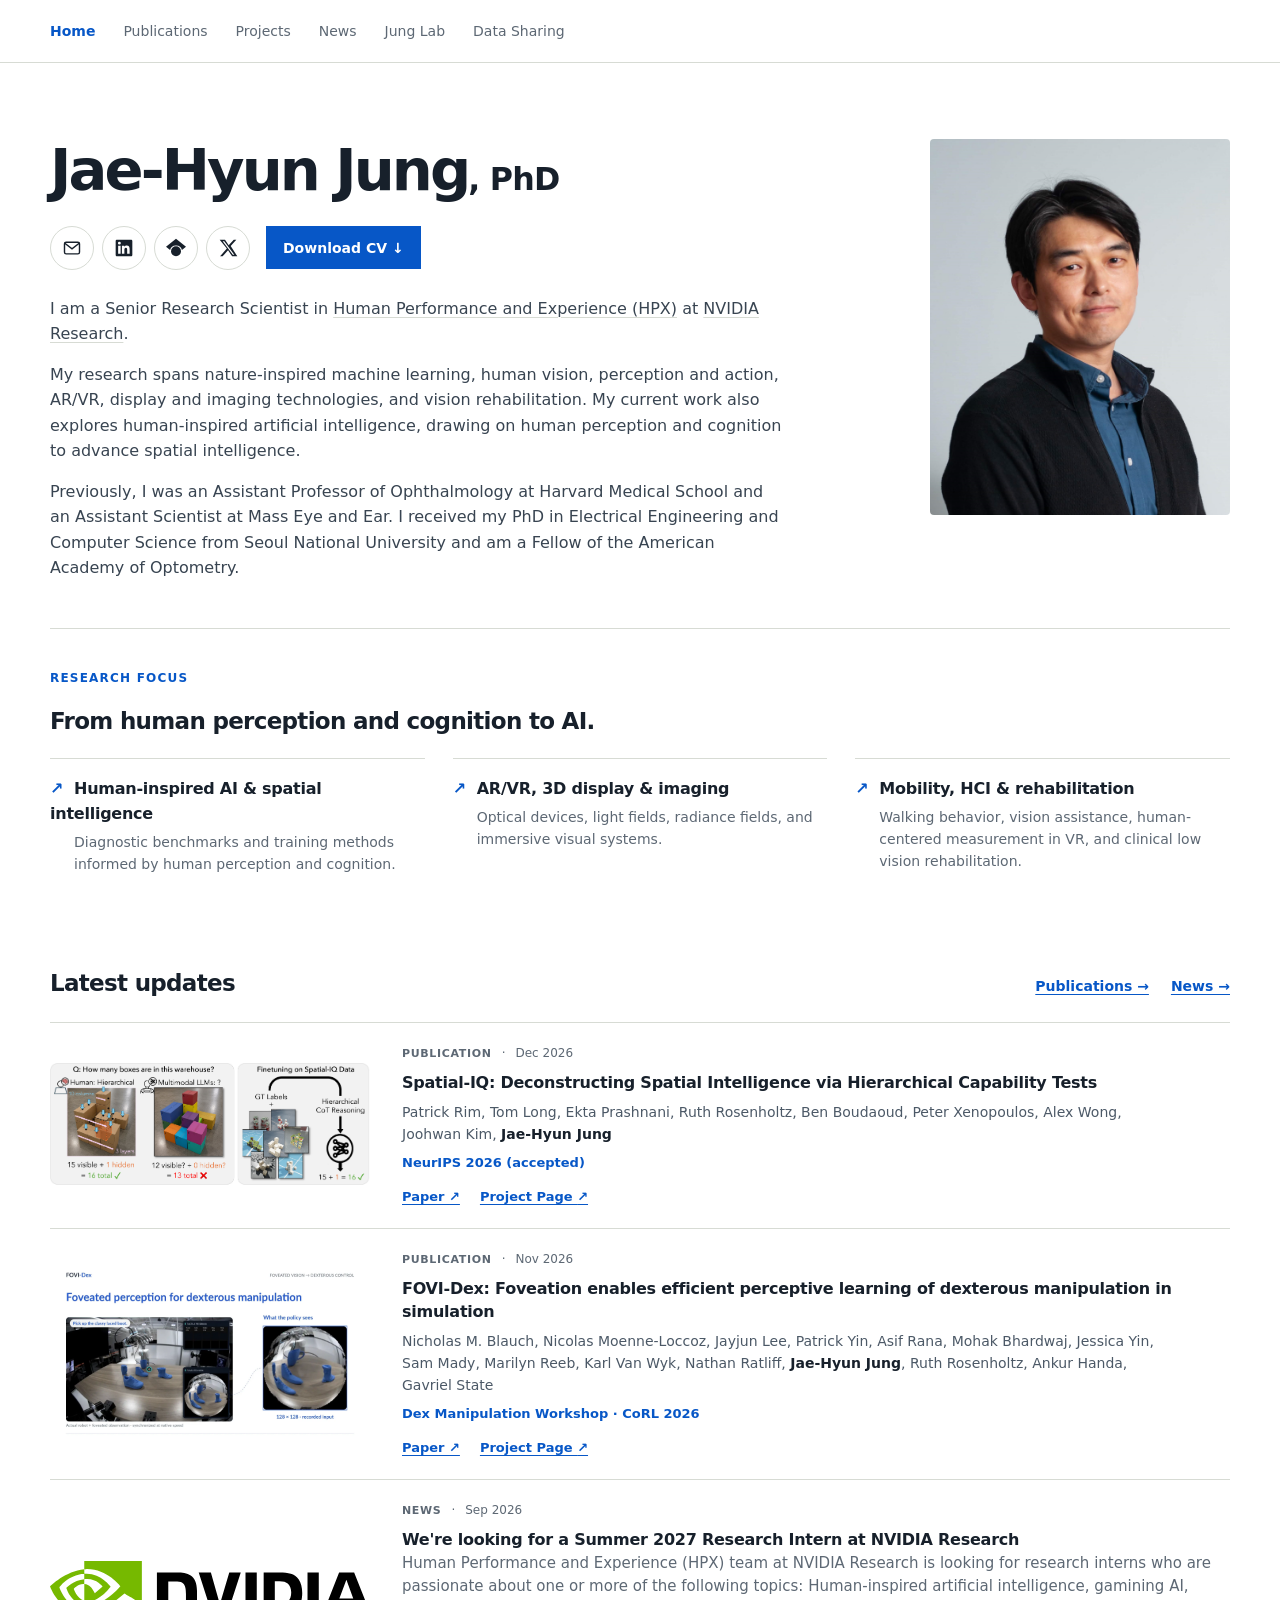
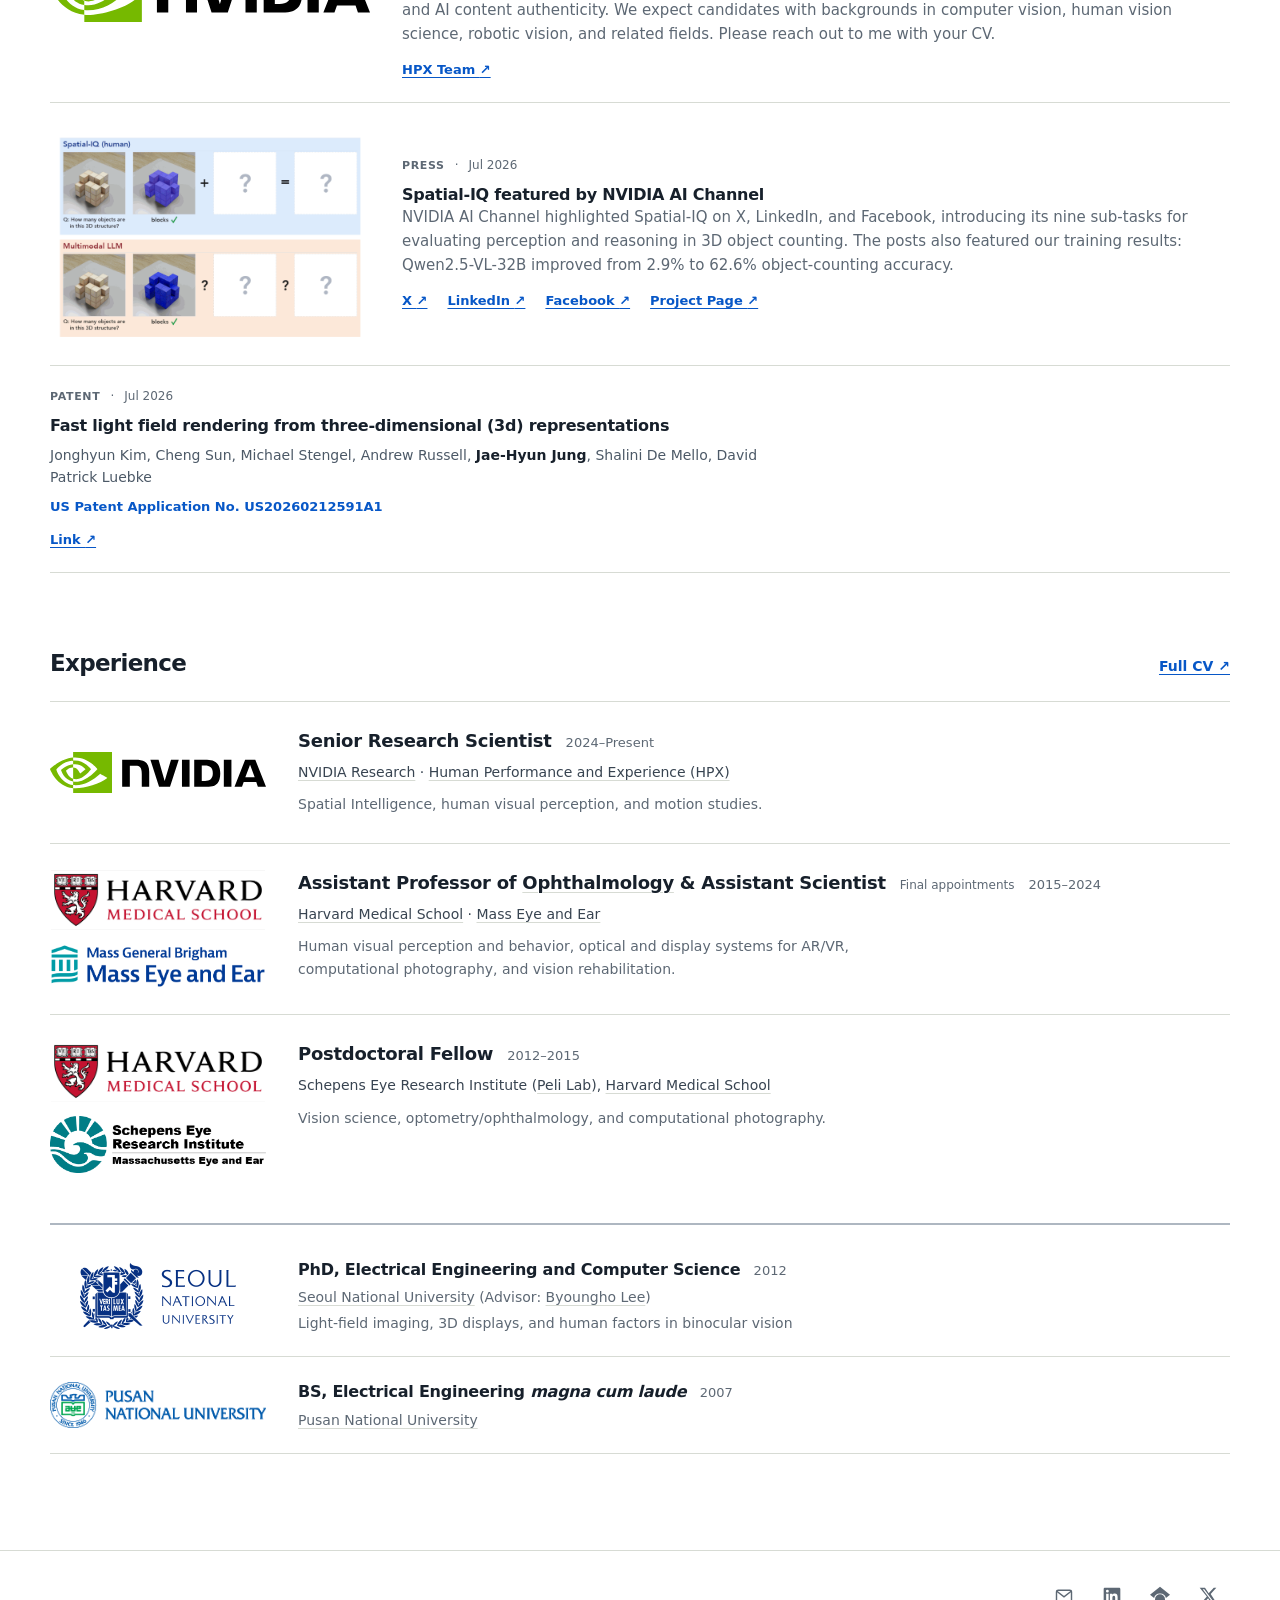
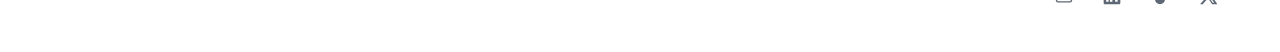
<file: index.html>
<!doctype html>
<html lang="en">
<head>
  <!-- Google tag (gtag.js) -->
  <script async src="https://www.googletagmanager.com/gtag/js?id=G-EVFXS4H6M3"></script>
  <script>
    window.dataLayer = window.dataLayer || [];
    function gtag(){dataLayer.push(arguments);}
    gtag('js', new Date());
    gtag('config', 'G-EVFXS4H6M3');
  </script>
  <meta charset="utf-8">
  <meta name="viewport" content="width=device-width, initial-scale=1">
  <link rel="icon" type="image/png" href="[data-uri]">
  <meta name="description" content="Jae-Hyun Jung, PhD — human-inspired artificial intelligence, spatial intelligence, perception, and cognition at NVIDIA Research.">
  <title>Home — Jae-Hyun Jung</title>
  <link rel="stylesheet" href="assets/site.css">
  <script src="assets/site.js" defer></script>
</head>
<body>
  <a class="skip-link" href="#main">Skip to content</a>
  <header class="site-header"><div class="shell masthead"><nav class="nav" aria-label="Primary navigation"><a href="index.html" aria-current="page">Home</a>
<a href="publications/index.html">Publications</a>
<a href="projects/index.html">Projects</a>
<a href="updates/index.html">News</a>
<a href="junglab/index.html">Jung Lab</a>
<a href="data-sharing/index.html">Data Sharing</a></nav></div></header>
  <main class="shell" id="main"><section class="intro" aria-labelledby="page-title">
        <div>
          <h1 id="page-title">Jae-Hyun Jung<span class="credentials">, PhD</span></h1>
          <nav class="contact-links" aria-label="Contact and social profiles">
            <a class="contact-icon" href="mailto:Phd.Jaehyun.Jung@gmail.com" aria-label="Email Jae-Hyun Jung" title="Email">
  <svg viewBox="0 0 24 24" fill="none" stroke="currentColor" stroke-width="1.7" aria-hidden="true"><rect x="3" y="5" width="18" height="14" rx="2"/><path d="m3 6 9 7 9-7"/></svg>
</a>
<a class="contact-icon" href="https://www.linkedin.com/in/jae-hyun-jung" aria-label="LinkedIn profile" title="LinkedIn">
  <svg viewBox="0 0 24 24" fill="currentColor" aria-hidden="true"><path d="M20.45 2H3.55C2.69 2 2 2.68 2 3.52v16.96c0 .84.69 1.52 1.55 1.52h16.9c.86 0 1.55-.68 1.55-1.52V3.52c0-.84-.69-1.52-1.55-1.52ZM7.93 18.75H4.98V9.2h2.95v9.55ZM6.45 7.9a1.71 1.71 0 1 1 0-3.42 1.71 1.71 0 0 1 0 3.42Zm12.3 10.85H15.8V14.1c0-1.11-.02-2.54-1.55-2.54-1.55 0-1.79 1.21-1.79 2.46v4.73H9.51V9.2h2.83v1.3h.04c.39-.74 1.36-1.52 2.79-1.52 2.98 0 3.58 1.96 3.58 4.51v5.26Z"/></svg>
</a>
<a class="contact-icon" href="https://scholar.google.com/citations?hl=en&amp;user=ToRE6MYAAAAJ" aria-label="Google Scholar profile" title="Google Scholar">
  <svg viewBox="0 0 24 24" fill="currentColor" aria-hidden="true"><path d="M12 1 0 10.5l4.9 4A7.1 7.1 0 0 1 12 9a7.1 7.1 0 0 1 7.1 5.5l4.9-4L12 1Z"/><circle cx="12" cy="16" r="6"/></svg>
</a>
<a class="contact-icon" href="https://x.com/JaehyunJunglol" aria-label="X profile: @JaehyunJunglol" title="X">
  <svg viewBox="0 0 24 24" fill="currentColor" aria-hidden="true"><path d="M18.9 2H22l-6.77 7.74L23.2 22h-6.24l-4.89-7.42L5.58 22H2.45l8.17-9.34L2 2h6.4l4.42 6.74L18.9 2Zm-1.1 18h1.73L7.46 3.89H5.6L17.8 20Z"/></svg>
</a>
            <a class="button" href="https://drive.google.com/file/d/1hfzAht2jn8ouT2M9Q2GKKCbxwnl0TaYN/view?usp=sharing">Download CV <span aria-hidden="true">&nbsp;↓</span></a>
          </nav>
          <div class="intro-bio">
            <p>I am a Senior Research Scientist in <a href="https://research.nvidia.com/labs/hpx/">Human Performance and Experience (HPX)</a> at <a href="https://research.nvidia.com/">NVIDIA Research</a>.</p>
            <p>My research spans nature-inspired machine learning, human vision, perception and action, AR/VR, display and imaging technologies, and vision rehabilitation. My current work also explores human-inspired artificial intelligence, drawing on human perception and cognition to advance spatial intelligence.</p>
            <p>Previously, I was an Assistant Professor of Ophthalmology at Harvard Medical School and an Assistant Scientist at Mass Eye and Ear. I received my PhD in Electrical Engineering and Computer Science from Seoul National University and am a Fellow of the American Academy of Optometry.</p>
          </div>
        </div>
        <img class="profile-photo" src="assets/jae-hyun-jung.jpg" width="1408" height="1766" alt="Portrait of Jae-Hyun Jung" fetchpriority="high">
      </section>

      <section class="research-focus" aria-labelledby="interests-title">
          <p class="eyebrow">Research focus</p>
          <h2 id="interests-title">From human perception and cognition to AI.</h2>
          <ul class="research-list">
            <li><h3>Human-inspired AI &amp; spatial intelligence</h3><p>Diagnostic benchmarks and training methods informed by human perception and cognition.</p></li>
            <li><h3>AR/VR, 3D display &amp; imaging</h3><p>Optical devices, light fields, radiance fields, and immersive visual systems.</p></li>
            <li><h3>Mobility, HCI &amp; rehabilitation</h3><p>Walking behavior, vision assistance, human-centered measurement in VR, and clinical low vision rehabilitation.</p></li>
          </ul>
      </section>

      <section class="section" aria-labelledby="updates-title"><div class="section-heading feed-heading"><h2 id="updates-title">Latest updates</h2><nav class="section-actions" aria-label="Browse news and publications"><a href="publications/index.html">Publications →</a><a href="updates/index.html">News →</a></nav></div><ol class="updates-list compact"><li id="publication-1" data-category="Publication"><div class="record-content with-teaser"><figure class="teaser"><a class="teaser-link" href="publications/index.html#publication-1"><img src="assets/teasers/spatial-iq.png" width="1614" height="634" alt="Spatial-IQ: human hierarchical counting compared with multimodal model reasoning." loading="lazy" decoding="async"></a></figure><div class="record-text"><div class="record-meta"><span class="category">Publication</span><span aria-hidden="true">·</span><time datetime="2026-12">Dec 2026</time></div><h3><a href="publications/index.html#publication-1">Spatial-IQ: Deconstructing Spatial Intelligence via Hierarchical Capability Tests</a></h3><p class="authors">Patrick Rim, Tom Long, Ekta Prashnani, Ruth Rosenholtz, Ben Boudaoud, Peter Xenopoulos, Alex Wong, Joohwan Kim, <strong>Jae-Hyun Jung</strong></p><p class="update-venue"><strong>NeurIPS 2026 (accepted)</strong></p><div class="resource-links"><a href="https://arxiv.org/abs/2607.22864">Paper <span aria-hidden="true">↗</span></a><a href="https://nvidia.github.io/Spatial-IQ/">Project Page <span aria-hidden="true">↗</span></a></div></div></div></li><li id="publication-202611" data-category="Publication"><div class="record-content with-teaser"><figure class="teaser"><a class="teaser-link" href="publications/index.html#publication-202611"><img src="assets/teasers/fovi-dex.webp" width="1920" height="1080" alt="FOVI-Dex explainer: foveation for dexterous manipulation in simulation." loading="lazy" decoding="async"></a></figure><div class="record-text"><div class="record-meta"><span class="category">Publication</span><span aria-hidden="true">·</span><time datetime="2026-11">Nov 2026</time></div><h3><a href="publications/index.html#publication-202611">FOVI-Dex: Foveation enables efficient perceptive learning of dexterous manipulation in simulation</a></h3><p class="authors">Nicholas M. Blauch, Nicolas Moenne-Loccoz, Jayjun Lee, Patrick Yin, Asif Rana, Mohak Bhardwaj, Jessica Yin, Sam Mady, Marilyn Reeb, Karl Van Wyk, Nathan Ratliff, <strong>Jae-Hyun Jung</strong>, Ruth Rosenholtz, Ankur Handa, Gavriel State</p><p class="update-venue"><strong>Dex Manipulation Workshop · CoRL 2026</strong></p><div class="resource-links"><a href="https://fovi-dex.github.io/assets/paper.pdf?v=1f8b5946a902e371">Paper <span aria-hidden="true">↗</span></a><a href="https://fovi-dex.github.io">Project Page <span aria-hidden="true">↗</span></a></div></div></div></li><li id="update-6" data-category="News"><div class="record-content with-teaser"><figure class="teaser"><a class="teaser-link" href="updates/index.html#update-6"><img src="assets/logos/Nvidia.svg" width="2500" height="475" alt="NVIDIA logo" loading="lazy" decoding="async"></a></figure><div class="record-text"><div class="record-meta"><span class="category">News</span><span aria-hidden="true">·</span><time datetime="2026-09">Sep 2026</time></div><h3><a href="updates/index.html#update-6">We&#x27;re looking for a Summer 2027 Research Intern at NVIDIA Research</a></h3><p>Human Performance and Experience (HPX) team at NVIDIA Research is looking for research interns who are passionate about one or more of the following topics: Human-inspired artificial intelligence, gamining AI, and AI content authenticity. We expect candidates with backgrounds in computer vision, human vision science, robotic vision, and related fields. Please reach out to me with your CV.</p><div class="resource-links"><a href="https://research.nvidia.com/labs/hpx/">HPX Team <span aria-hidden="true">↗</span></a></div></div></div></li><li id="update-28" data-category="Press"><div class="record-content with-teaser"><figure class="teaser"><a class="teaser-link" href="updates/index.html#update-28"><img src="assets/teasers/spatial-iq-nvidia-ai.gif" width="800" height="550" alt="NVIDIA AI’s Spatial-IQ animation comparing human and multimodal model reasoning about visible and hidden blocks in a 3D structure." loading="lazy" decoding="async"></a></figure><div class="record-text"><div class="record-meta"><span class="category">Press</span><span aria-hidden="true">·</span><time datetime="2026-07-31">Jul 2026</time></div><h3><a href="updates/index.html#update-28">Spatial-IQ featured by NVIDIA AI Channel</a></h3><p>NVIDIA AI Channel highlighted Spatial-IQ on X, LinkedIn, and Facebook, introducing its nine sub-tasks for evaluating perception and reasoning in 3D object counting. The posts also featured our training results: Qwen2.5-VL-32B improved from 2.9% to 62.6% object-counting accuracy.</p><div class="resource-links"><a href="https://x.com/NVIDIAAI/status/2083258269875798275">X <span aria-hidden="true">↗</span></a><a href="https://www.linkedin.com/feed/update/urn:li:share:7489023975759544320/">LinkedIn <span aria-hidden="true">↗</span></a><a href="https://www.facebook.com/reel/1711421056715713/">Facebook <span aria-hidden="true">↗</span></a><a href="https://nvidia.github.io/Spatial-IQ/">Project Page <span aria-hidden="true">↗</span></a></div></div></div></li><li id="publication-154" data-category="Patent"><div class="record-content"><div class="record-text"><div class="record-meta"><span class="category">Patent</span><span aria-hidden="true">·</span><time datetime="2026-07-23">Jul 2026</time></div><h3><a href="publications/index.html#publication-154">Fast light field rendering from three-dimensional (3d) representations</a></h3><p class="authors">Jonghyun Kim, Cheng Sun, Michael Stengel, Andrew Russell, <strong>Jae-Hyun Jung</strong>, Shalini De Mello, David Patrick Luebke</p><p class="update-venue"><strong>US Patent Application No. US20260212591A1</strong></p><div class="resource-links"><a href="https://patents.google.com/patent/US20260212591A1/en">Link <span aria-hidden="true">↗</span></a></div></div></div></li></ol></section>

      <section class="section" aria-labelledby="timeline-title">
        <div class="section-heading">
          <h2 id="timeline-title">Experience</h2>
          <a href="https://drive.google.com/file/d/1hfzAht2jn8ouT2M9Q2GKKCbxwnl0TaYN/view?usp=sharing">Full CV ↗</a>
        </div>
        <ol class="timeline experience-list">
          <li>
            <a class="brand-tile" href="https://research.nvidia.com/" aria-label="NVIDIA Research"><img class="brand-logo" src="assets/logos/Nvidia.svg" alt="NVIDIA"></a>
            <div class="experience-details">
              <h3>Senior Research Scientist <span class="career-period" aria-label="NVIDIA Research, 2024 to present"><time datetime="2024">2024</time>–Present</span></h3>
              <p class="experience-affiliation"><a href="https://research.nvidia.com/">NVIDIA Research</a> · <a href="https://research.nvidia.com/labs/hpx/">Human Performance and Experience (HPX)</a></p>
              <p class="experience-summary">Spatial Intelligence, human visual perception, and motion studies.</p>
            </div>
          </li>
          <li aria-label="Experience at Harvard Medical School and Mass Eye and Ear">
            <div class="brand-tile brand-pair">
              <a class="brand-link" href="https://hms.harvard.edu/"><img class="brand-logo harvard-logo" src="assets/logos/Harvard.png" alt="Harvard Medical School"></a>
              <a class="brand-link" href="https://www.massgeneralbrigham.org/en/about/mass-eye-and-ear"><img class="brand-logo" src="assets/logos/Mass_Eye_and_Ear_horizontal_RGB.png.webp" alt="Mass Eye and Ear"></a>
            </div>
            <div class="experience-details">
              <h3>Assistant Professor of <a href="https://eye.hms.harvard.edu/">Ophthalmology</a> &amp; Assistant Scientist <span class="role-qualifier">Final appointments</span> <span class="career-period" aria-label="Faculty appointments, 2015 to 2024"><time datetime="2015">2015</time>–<time datetime="2024">2024</time></span></h3>
              <p class="experience-affiliation"><a href="https://hms.harvard.edu/">Harvard Medical School</a> · <a href="https://www.massgeneralbrigham.org/en/about/mass-eye-and-ear">Mass Eye and Ear</a></p>
              <p class="experience-summary">Human visual perception and behavior, optical and display systems for AR/VR, computational photography, and vision rehabilitation.</p>
            </div>
          </li>
          <li aria-label="Postdoctoral fellowship at Schepens Eye Research Institute and Harvard Medical School">
            <div class="brand-tile brand-pair">
              <a class="brand-link" href="https://hms.harvard.edu/"><img class="brand-logo harvard-logo" src="assets/logos/Harvard.png" alt="Harvard Medical School"></a>
              <a class="brand-link" href="https://pelilab.partners.org/" aria-label="Peli Lab at Schepens Eye Research Institute"><img class="brand-logo" src="assets/logos/schepens.png" alt="Schepens Eye Research Institute"></a>
            </div>
            <div class="experience-details">
              <h3>Postdoctoral Fellow <span class="career-period" aria-label="Postdoctoral fellowship, 2012 to 2015"><time datetime="2012">2012</time>–<time datetime="2015">2015</time></span></h3>
              <p class="experience-affiliation">Schepens Eye Research Institute (<a href="https://pelilab.partners.org/">Peli Lab</a>), <a href="https://hms.harvard.edu/">Harvard Medical School</a></p>
              <p class="experience-summary">Vision science, optometry/ophthalmology, and computational photography.</p>
            </div>
          </li>
        </ol>
      </section>

      <section class="section education-section" aria-label="Education">
        <ol class="timeline">
          <li>
            <a class="brand-tile" href="https://en.snu.ac.kr/"><img class="brand-logo school-logo-snu" src="assets/logos/seoul-national-university.png" alt="Seoul National University" width="156" height="66"></a>
            <div><h3>PhD, Electrical Engineering and Computer Science <span class="career-period"><time datetime="2012">2012</time></span></h3><p><a href="https://en.snu.ac.kr/">Seoul National University</a> (Advisor: <a href="http://oeqelab.snu.ac.kr/PROF">Byoungho Lee</a>)</p><p>Light-field imaging, 3D displays, and human factors in binocular vision</p></div>
          </li>
          <li>
            <a class="brand-tile" href="https://www.pusan.ac.kr/eng/Main.do"><img class="brand-logo" src="assets/logos/pusan-national-university.png" alt="Pusan National University" width="253" height="54"></a>
            <div><h3>BS, Electrical Engineering <em>magna cum laude</em> <span class="career-period"><time datetime="2007">2007</time></span></h3><p><a href="https://www.pusan.ac.kr/eng/Main.do">Pusan National University</a></p></div>
          </li>
        </ol>
      </section>
</main>
  <footer><div class="shell footer-inner"><nav class="contact-links footer-links" aria-label="Footer contact and social profiles"><a class="contact-icon" href="mailto:Phd.Jaehyun.Jung@gmail.com" aria-label="Email Jae-Hyun Jung" title="Email">
  <svg viewBox="0 0 24 24" fill="none" stroke="currentColor" stroke-width="1.7" aria-hidden="true"><rect x="3" y="5" width="18" height="14" rx="2"/><path d="m3 6 9 7 9-7"/></svg>
</a>
<a class="contact-icon" href="https://www.linkedin.com/in/jae-hyun-jung" aria-label="LinkedIn profile" title="LinkedIn">
  <svg viewBox="0 0 24 24" fill="currentColor" aria-hidden="true"><path d="M20.45 2H3.55C2.69 2 2 2.68 2 3.52v16.96c0 .84.69 1.52 1.55 1.52h16.9c.86 0 1.55-.68 1.55-1.52V3.52c0-.84-.69-1.52-1.55-1.52ZM7.93 18.75H4.98V9.2h2.95v9.55ZM6.45 7.9a1.71 1.71 0 1 1 0-3.42 1.71 1.71 0 0 1 0 3.42Zm12.3 10.85H15.8V14.1c0-1.11-.02-2.54-1.55-2.54-1.55 0-1.79 1.21-1.79 2.46v4.73H9.51V9.2h2.83v1.3h.04c.39-.74 1.36-1.52 2.79-1.52 2.98 0 3.58 1.96 3.58 4.51v5.26Z"/></svg>
</a>
<a class="contact-icon" href="https://scholar.google.com/citations?hl=en&amp;user=ToRE6MYAAAAJ" aria-label="Google Scholar profile" title="Google Scholar">
  <svg viewBox="0 0 24 24" fill="currentColor" aria-hidden="true"><path d="M12 1 0 10.5l4.9 4A7.1 7.1 0 0 1 12 9a7.1 7.1 0 0 1 7.1 5.5l4.9-4L12 1Z"/><circle cx="12" cy="16" r="6"/></svg>
</a>
<a class="contact-icon" href="https://x.com/JaehyunJunglol" aria-label="X profile: @JaehyunJunglol" title="X">
  <svg viewBox="0 0 24 24" fill="currentColor" aria-hidden="true"><path d="M18.9 2H22l-6.77 7.74L23.2 22h-6.24l-4.89-7.42L5.58 22H2.45l8.17-9.34L2 2h6.4l4.42 6.74L18.9 2Zm-1.1 18h1.73L7.46 3.89H5.6L17.8 20Z"/></svg>
</a></nav></div></footer>
</body>
</html>
</file>
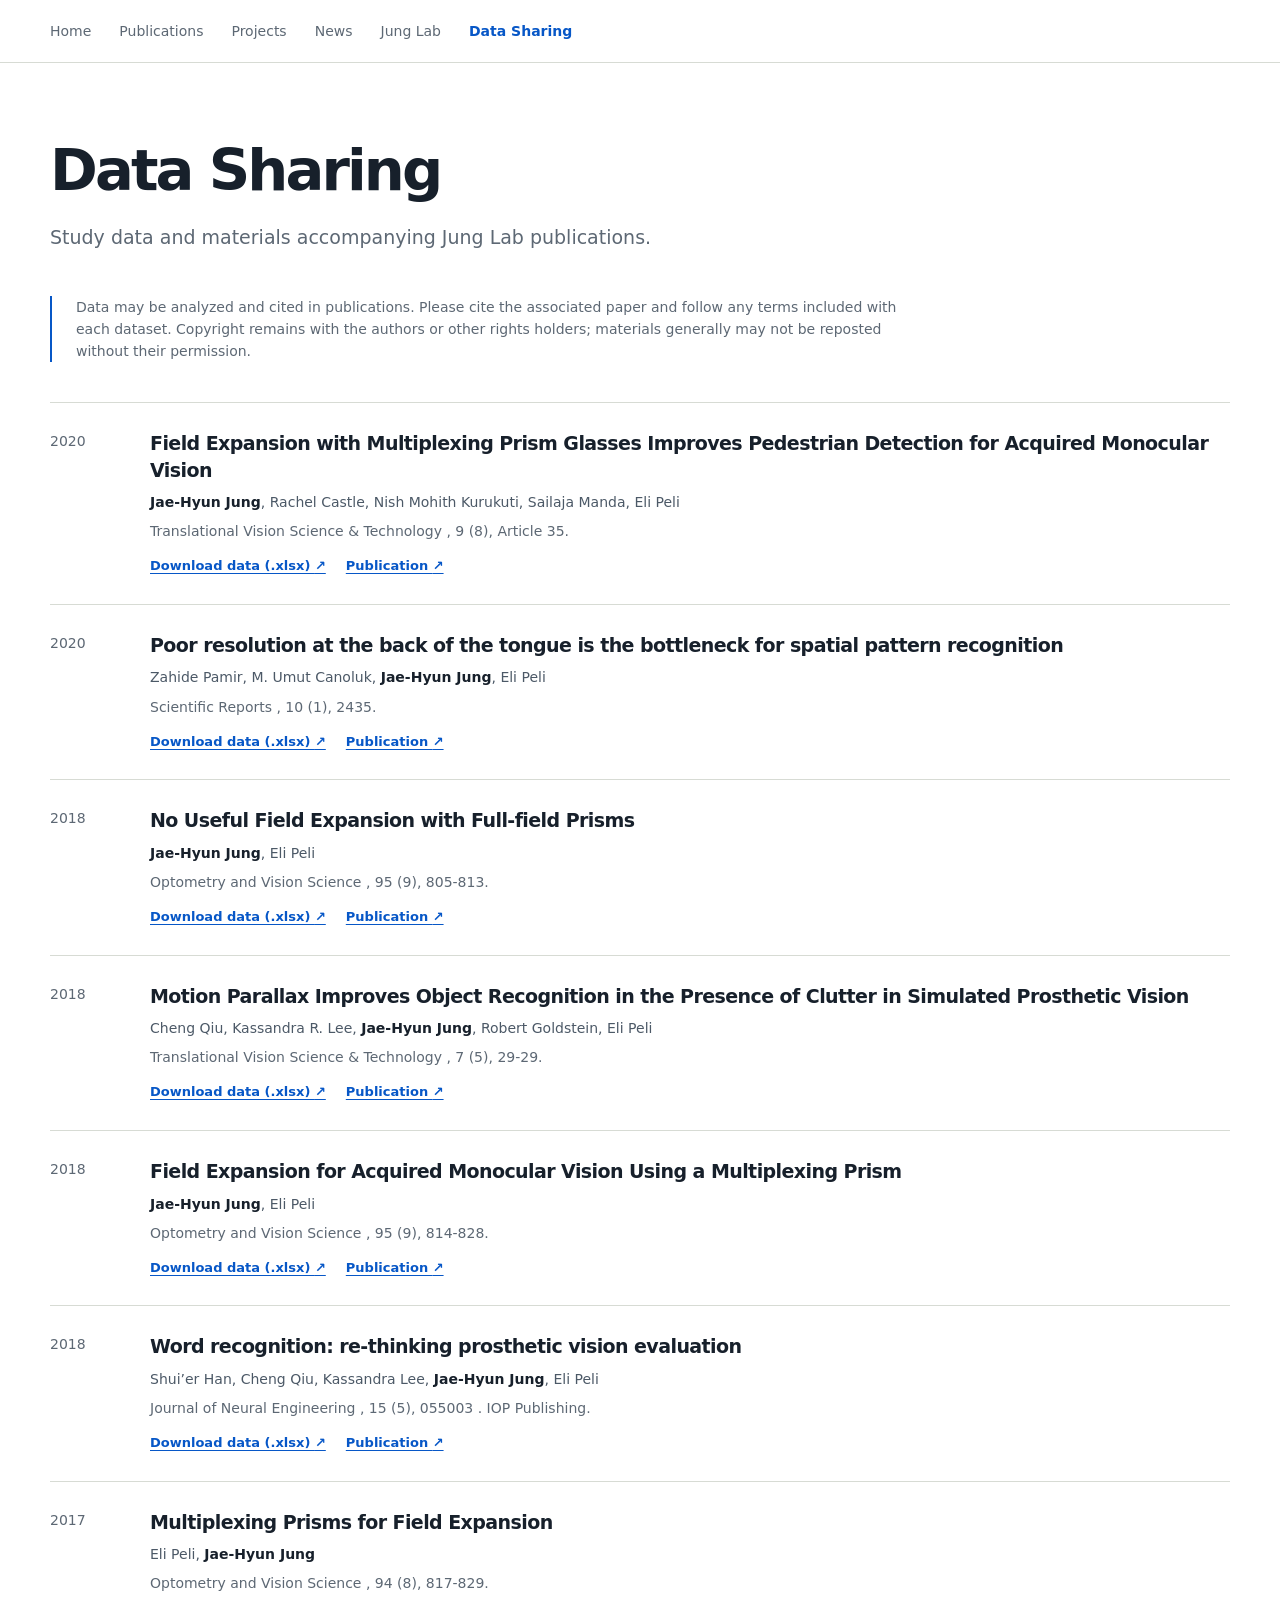
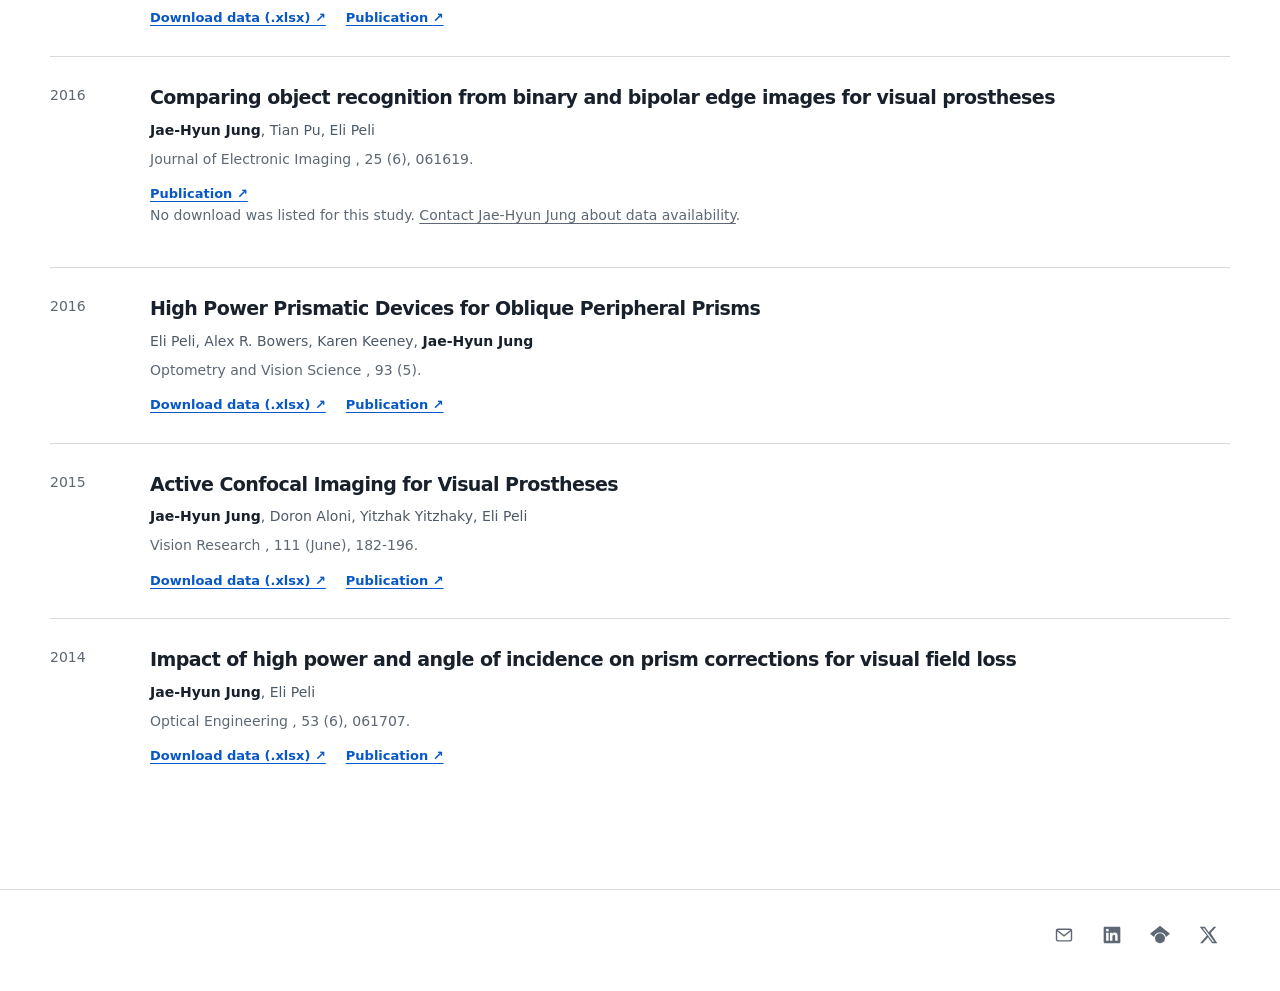
<file: data-sharing/index.html>
<!doctype html>
<html lang="en">
<head>
  <!-- Google tag (gtag.js) -->
  <script async src="https://www.googletagmanager.com/gtag/js?id=G-EVFXS4H6M3"></script>
  <script>
    window.dataLayer = window.dataLayer || [];
    function gtag(){dataLayer.push(arguments);}
    gtag('js', new Date());
    gtag('config', 'G-EVFXS4H6M3');
  </script>
  <meta charset="utf-8">
  <meta name="viewport" content="width=device-width, initial-scale=1">
  <link rel="icon" type="image/png" href="[data-uri]">
  <meta name="description" content="Download study data and materials for Jung Lab research in vision rehabilitation, field expansion, and visual prostheses.">
  <title>Data Sharing — Jae-Hyun Jung</title>
  <link rel="stylesheet" href="../assets/site.css">
  <script src="../assets/site.js" defer></script>
</head>
<body>
  <a class="skip-link" href="#main">Skip to content</a>
  <header class="site-header"><div class="shell masthead"><nav class="nav" aria-label="Primary navigation"><a href="../index.html">Home</a>
<a href="../publications/index.html">Publications</a>
<a href="../projects/index.html">Projects</a>
<a href="../updates/index.html">News</a>
<a href="../junglab/index.html">Jung Lab</a>
<a href="../data-sharing/index.html" aria-current="page">Data Sharing</a></nav></div></header>
  <main class="shell" id="main"><header class="page-intro"><h1>Data Sharing</h1><p class="lead">Study data and materials accompanying Jung Lab publications.</p></header><div class="data-note"><p>Data may be analyzed and cited in publications. Please cite the associated paper and follow any terms included with each dataset. Copyright remains with the authors or other rights holders; materials generally may not be reposted without their permission.</p></div><ol class="dataset-list"><li id="dataset-1"><span class="paper-year">2020</span><div><h2>Field Expansion with Multiplexing Prism Glasses Improves Pedestrian Detection for Acquired Monocular Vision</h2><p class="authors"><strong>Jae-Hyun Jung</strong>, Rachel Castle, Nish Mohith Kurukuti, Sailaja Manda, Eli Peli</p><p class="paper-meta">Translational Vision Science &amp; Technology , 9 (8), Article 35.</p><div class="resource-links"><a href="files/jung_2020_tvst.xlsx">Download data (.xlsx) <span aria-hidden="true">↗</span></a><a href="../publications/index.html#publication-25">Publication <span aria-hidden="true">↗</span></a></div></div></li><li id="dataset-2"><span class="paper-year">2020</span><div><h2>Poor resolution at the back of the tongue is the bottleneck for spatial pattern recognition</h2><p class="authors">Zahide Pamir, M. Umut Canoluk, <strong>Jae-Hyun Jung</strong>, Eli Peli</p><p class="paper-meta">Scientific Reports , 10 (1), 2435.</p><div class="resource-links"><a href="files/pamir-etal-2020-scirep-tracingstudy-data_3.xlsx">Download data (.xlsx) <span aria-hidden="true">↗</span></a><a href="../publications/index.html#publication-26">Publication <span aria-hidden="true">↗</span></a></div></div></li><li id="dataset-3"><span class="paper-year">2018</span><div><h2>No Useful Field Expansion with Full-field Prisms</h2><p class="authors"><strong>Jae-Hyun Jung</strong>, Eli Peli</p><p class="paper-meta">Optometry and Vision Science , 95 (9), 805-813.</p><div class="resource-links"><a href="files/datasharing_fullfield_1.xlsx">Download data (.xlsx) <span aria-hidden="true">↗</span></a><a href="../publications/index.html#publication-29">Publication <span aria-hidden="true">↗</span></a></div></div></li><li id="dataset-4"><span class="paper-year">2018</span><div><h2>Motion Parallax Improves Object Recognition in the Presence of Clutter in Simulated Prosthetic Vision</h2><p class="authors">Cheng Qiu, Kassandra R. Lee, <strong>Jae-Hyun Jung</strong>, Robert Goldstein, Eli Peli</p><p class="paper-meta">Translational Vision Science &amp; Technology , 7 (5), 29-29.</p><div class="resource-links"><a href="files/motion_parallax_data_sharing_2.xlsx">Download data (.xlsx) <span aria-hidden="true">↗</span></a><a href="../publications/index.html#publication-33">Publication <span aria-hidden="true">↗</span></a></div></div></li><li id="dataset-5"><span class="paper-year">2018</span><div><h2>Field Expansion for Acquired Monocular Vision Using a Multiplexing Prism</h2><p class="authors"><strong>Jae-Hyun Jung</strong>, Eli Peli</p><p class="paper-meta">Optometry and Vision Science , 95 (9), 814-828.</p><div class="resource-links"><a href="files/datasharing_amv_mxp_4.xlsx">Download data (.xlsx) <span aria-hidden="true">↗</span></a><a href="../publications/index.html#publication-30">Publication <span aria-hidden="true">↗</span></a></div></div></li><li id="dataset-6"><span class="paper-year">2018</span><div><h2>Word recognition: re-thinking prosthetic vision evaluation</h2><p class="authors">Shui’er Han, Cheng Qiu, Kassandra Lee, <strong>Jae-Hyun Jung</strong>, Eli Peli</p><p class="paper-meta">Journal of Neural Engineering , 15 (5), 055003 . IOP Publishing.</p><div class="resource-links"><a href="files/wordrecognition2018datasharing_1.xlsx">Download data (.xlsx) <span aria-hidden="true">↗</span></a><a href="../publications/index.html#publication-31">Publication <span aria-hidden="true">↗</span></a></div></div></li><li id="dataset-7"><span class="paper-year">2017</span><div><h2>Multiplexing Prisms for Field Expansion</h2><p class="authors">Eli Peli, <strong>Jae-Hyun Jung</strong></p><p class="paper-meta">Optometry and Vision Science , 94 (8), 817-829.</p><div class="resource-links"><a href="files/datasharing_mxp_fov_3.xlsx">Download data (.xlsx) <span aria-hidden="true">↗</span></a><a href="../publications/index.html#publication-35">Publication <span aria-hidden="true">↗</span></a></div></div></li><li id="dataset-8"><span class="paper-year">2016</span><div><h2>Comparing object recognition from binary and bipolar edge images for visual prostheses</h2><p class="authors"><strong>Jae-Hyun Jung</strong>, Tian Pu, Eli Peli</p><p class="paper-meta">Journal of Electronic Imaging , 25 (6), 061619.</p><div class="resource-links"><a href="../publications/index.html#publication-38">Publication <span aria-hidden="true">↗</span></a></div><p class="section-note">No download was listed for this study. <a href="mailto:Phd.Jaehyun.Jung@gmail.com?subject=Data%20request%3A%20binary%20and%20bipolar%20edge%20images">Contact Jae-Hyun Jung about data availability</a>.</p></div></li><li id="dataset-9"><span class="paper-year">2016</span><div><h2>High Power Prismatic Devices for Oblique Peripheral Prisms</h2><p class="authors">Eli Peli, Alex R. Bowers, Karen Keeney, <strong>Jae-Hyun Jung</strong></p><p class="paper-meta">Optometry and Vision Science , 93 (5).</p><div class="resource-links"><a href="files/data_sharing_high_power_3.xlsx">Download data (.xlsx) <span aria-hidden="true">↗</span></a><a href="../publications/index.html#publication-39">Publication <span aria-hidden="true">↗</span></a></div></div></li><li id="dataset-10"><span class="paper-year">2015</span><div><h2>Active Confocal Imaging for Visual Prostheses</h2><p class="authors"><strong>Jae-Hyun Jung</strong>, Doron Aloni, Yitzhak Yitzhaky, Eli Peli</p><p class="paper-meta">Vision Research , 111 (June), 182-196.</p><div class="resource-links"><a href="files/activeconfocalimaging_datasharing_2.xlsx">Download data (.xlsx) <span aria-hidden="true">↗</span></a><a href="../publications/index.html#publication-41">Publication <span aria-hidden="true">↗</span></a></div></div></li><li id="dataset-11"><span class="paper-year">2014</span><div><h2>Impact of high power and angle of incidence on prism corrections for visual field loss</h2><p class="authors"><strong>Jae-Hyun Jung</strong>, Eli Peli</p><p class="paper-meta">Optical Engineering , 53 (6), 061707.</p><div class="resource-links"><a href="files/highpowerprism_datasharing_2.xlsx">Download data (.xlsx) <span aria-hidden="true">↗</span></a><a href="../publications/index.html#publication-43">Publication <span aria-hidden="true">↗</span></a></div></div></li></ol></main>
  <footer><div class="shell footer-inner"><nav class="contact-links footer-links" aria-label="Footer contact and social profiles"><a class="contact-icon" href="mailto:Phd.Jaehyun.Jung@gmail.com" aria-label="Email Jae-Hyun Jung" title="Email">
  <svg viewBox="0 0 24 24" fill="none" stroke="currentColor" stroke-width="1.7" aria-hidden="true"><rect x="3" y="5" width="18" height="14" rx="2"/><path d="m3 6 9 7 9-7"/></svg>
</a>
<a class="contact-icon" href="https://www.linkedin.com/in/jae-hyun-jung" aria-label="LinkedIn profile" title="LinkedIn">
  <svg viewBox="0 0 24 24" fill="currentColor" aria-hidden="true"><path d="M20.45 2H3.55C2.69 2 2 2.68 2 3.52v16.96c0 .84.69 1.52 1.55 1.52h16.9c.86 0 1.55-.68 1.55-1.52V3.52c0-.84-.69-1.52-1.55-1.52ZM7.93 18.75H4.98V9.2h2.95v9.55ZM6.45 7.9a1.71 1.71 0 1 1 0-3.42 1.71 1.71 0 0 1 0 3.42Zm12.3 10.85H15.8V14.1c0-1.11-.02-2.54-1.55-2.54-1.55 0-1.79 1.21-1.79 2.46v4.73H9.51V9.2h2.83v1.3h.04c.39-.74 1.36-1.52 2.79-1.52 2.98 0 3.58 1.96 3.58 4.51v5.26Z"/></svg>
</a>
<a class="contact-icon" href="https://scholar.google.com/citations?hl=en&amp;user=ToRE6MYAAAAJ" aria-label="Google Scholar profile" title="Google Scholar">
  <svg viewBox="0 0 24 24" fill="currentColor" aria-hidden="true"><path d="M12 1 0 10.5l4.9 4A7.1 7.1 0 0 1 12 9a7.1 7.1 0 0 1 7.1 5.5l4.9-4L12 1Z"/><circle cx="12" cy="16" r="6"/></svg>
</a>
<a class="contact-icon" href="https://x.com/JaehyunJunglol" aria-label="X profile: @JaehyunJunglol" title="X">
  <svg viewBox="0 0 24 24" fill="currentColor" aria-hidden="true"><path d="M18.9 2H22l-6.77 7.74L23.2 22h-6.24l-4.89-7.42L5.58 22H2.45l8.17-9.34L2 2h6.4l4.42 6.74L18.9 2Zm-1.1 18h1.73L7.46 3.89H5.6L17.8 20Z"/></svg>
</a></nav></div></footer>
</body>
</html>
</file>
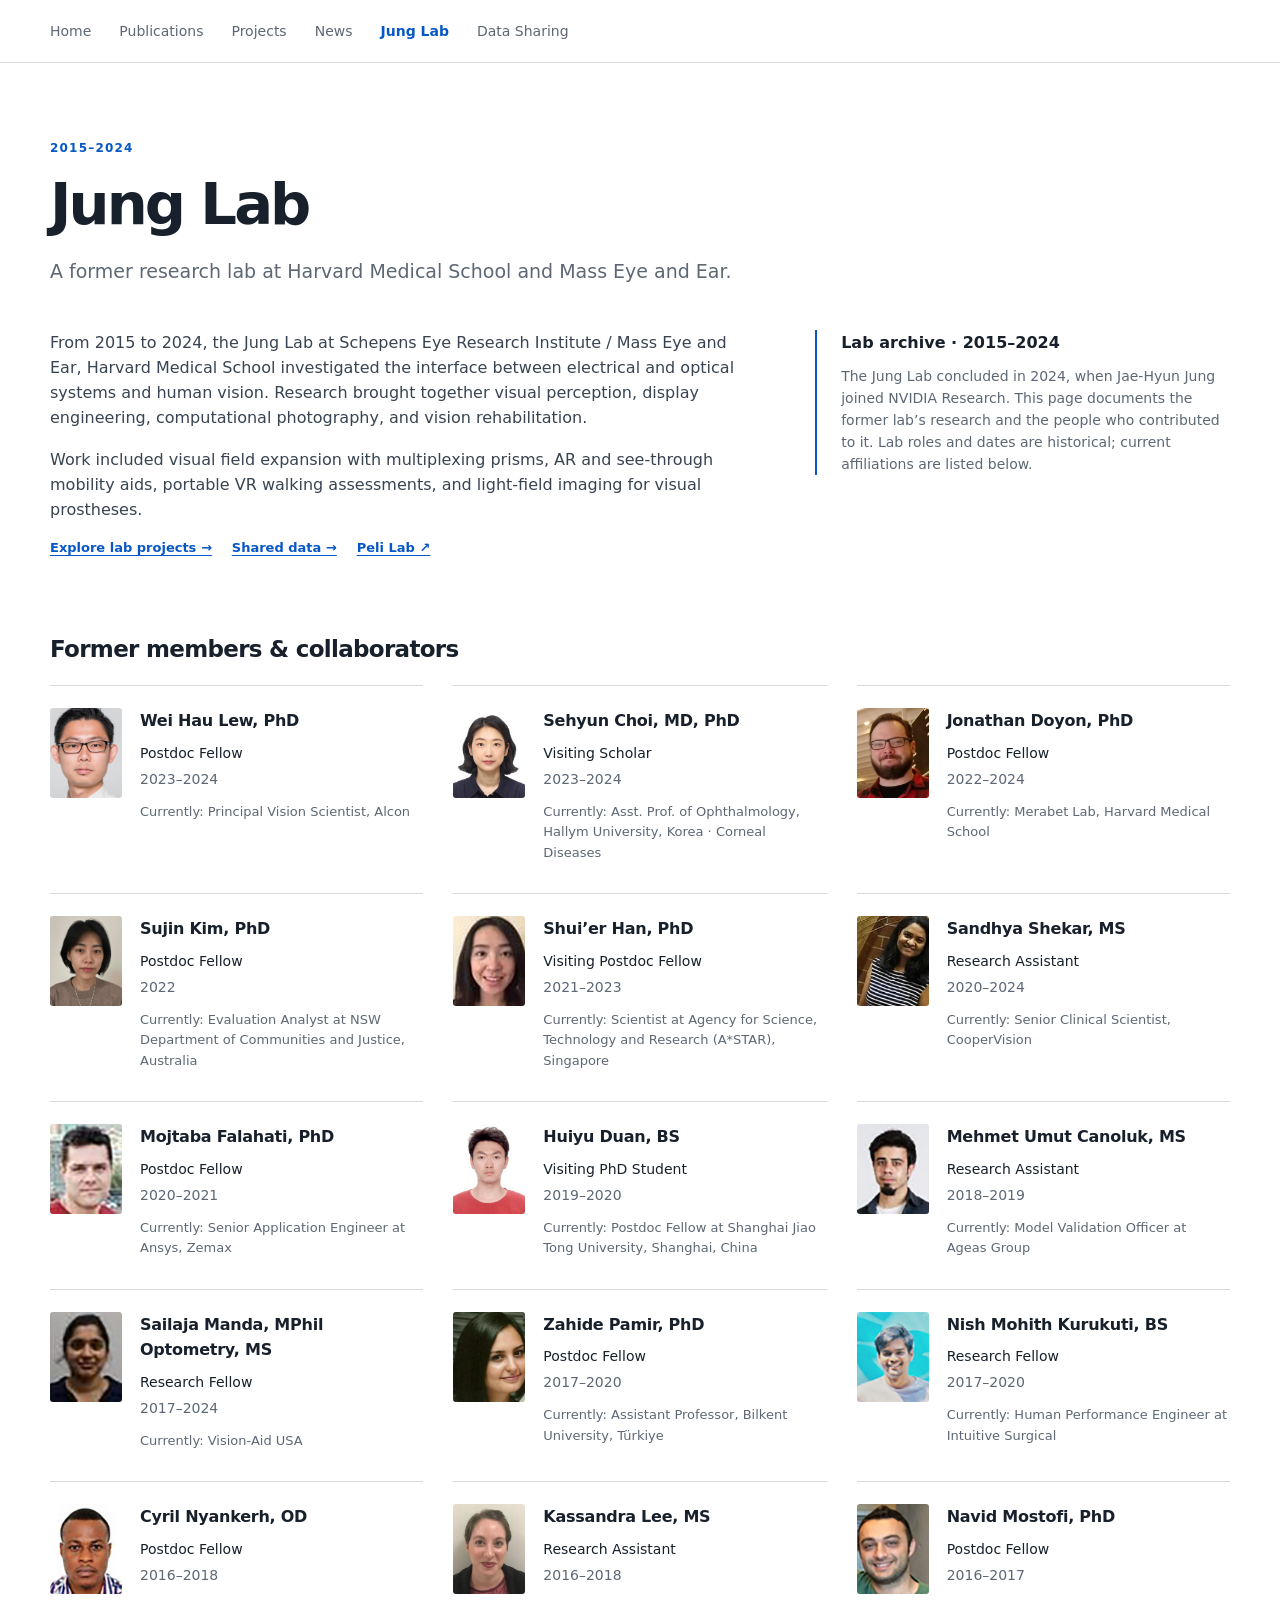
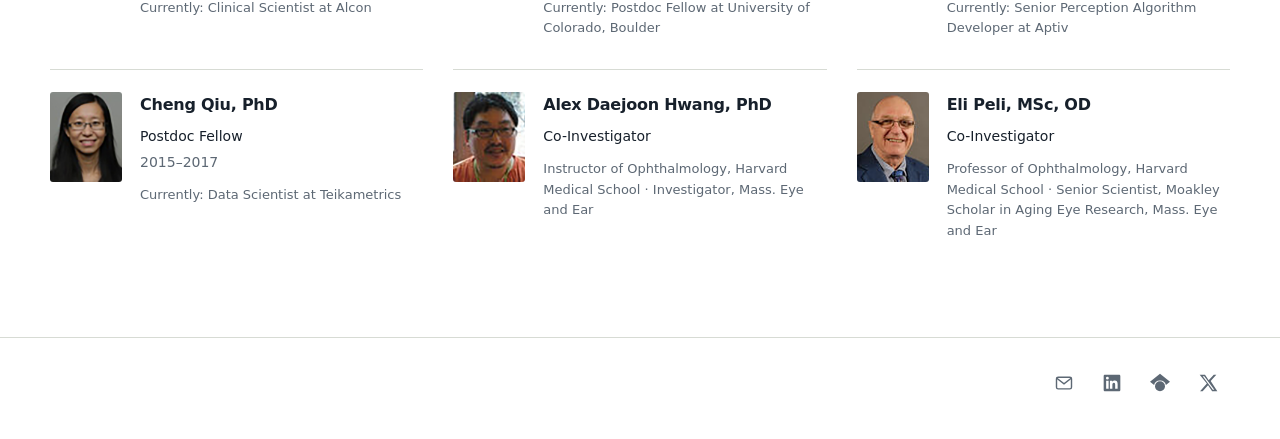
<file: junglab/index.html>
<!doctype html>
<html lang="en">
<head>
  <!-- Google tag (gtag.js) -->
  <script async src="https://www.googletagmanager.com/gtag/js?id=G-EVFXS4H6M3"></script>
  <script>
    window.dataLayer = window.dataLayer || [];
    function gtag(){dataLayer.push(arguments);}
    gtag('js', new Date());
    gtag('config', 'G-EVFXS4H6M3');
  </script>
  <meta charset="utf-8">
  <meta name="viewport" content="width=device-width, initial-scale=1">
  <link rel="icon" type="image/png" href="[data-uri]">
  <meta name="description" content="The former Jung Lab at Harvard Medical School and Mass Eye and Ear, 2015–2024: research, former members, and collaborators.">
  <title>Jung Lab (2015–2024) — Jae-Hyun Jung</title>
  <link rel="stylesheet" href="../assets/site.css">
  <script src="../assets/site.js" defer></script>
</head>
<body>
  <a class="skip-link" href="#main">Skip to content</a>
  <header class="site-header"><div class="shell masthead"><nav class="nav" aria-label="Primary navigation"><a href="../index.html">Home</a>
<a href="../publications/index.html">Publications</a>
<a href="../projects/index.html">Projects</a>
<a href="../updates/index.html">News</a>
<a href="../junglab/index.html" aria-current="page">Jung Lab</a>
<a href="../data-sharing/index.html">Data Sharing</a></nav></div></header>
  <main class="shell" id="main"><header class="page-intro"><p class="eyebrow">2015–2024</p><h1>Jung Lab</h1><p class="lead">A former research lab at Harvard Medical School and Mass Eye and Ear.</p></header><div class="lab-intro"><div><p>From 2015 to 2024, the Jung Lab at Schepens Eye Research Institute / Mass Eye and Ear, Harvard Medical School investigated the interface between electrical and optical systems and human vision. Research brought together visual perception, display engineering, computational photography, and vision rehabilitation.</p><p>Work included visual field expansion with multiplexing prisms, AR and see-through mobility aids, portable VR walking assessments, and light-field imaging for visual prostheses.</p><div class="resource-links"><a href="../projects/index.html">Explore lab projects →</a><a href="../data-sharing/index.html">Shared data →</a><a href="https://pelilab.partners.org/">Peli Lab ↗</a></div></div><aside class="archive-note"><strong>Lab archive · 2015–2024</strong><p>The Jung Lab concluded in 2024, when Jae-Hyun Jung joined NVIDIA Research. This page documents the former lab’s research and the people who contributed to it. Lab roles and dates are historical; current affiliations are listed below.</p></aside></div><section class="section" aria-labelledby="former-members"><h2 id="former-members">Former members &amp; collaborators</h2><div class="people-grid"><article class="person"><img src="../assets/people/person-1-1.png" alt="Wei Hau Lew, PhD" loading="lazy" width="80" height="96"><div><h3>Wei Hau Lew, PhD</h3><p class="person-role">Postdoc Fellow</p><p class="paper-meta">2023–2024</p><p class="person-detail">Currently: Principal Vision Scientist, Alcon</p></div></article><article class="person"><img src="../assets/people/person-4-1.jpg" alt="Sehyun Choi, MD, PhD" loading="lazy" width="80" height="96"><div><h3>Sehyun Choi, MD, PhD</h3><p class="person-role">Visiting Scholar</p><p class="paper-meta">2023–2024</p><p class="person-detail">Currently: Asst. Prof. of Ophthalmology, Hallym University, Korea · Corneal Diseases</p></div></article><article class="person"><img src="../assets/people/person-2-1.png" alt="Jonathan Doyon, PhD" loading="lazy" width="80" height="96"><div><h3>Jonathan Doyon, PhD</h3><p class="person-role">Postdoc Fellow</p><p class="paper-meta">2022–2024</p><p class="person-detail">Currently: Merabet Lab, Harvard Medical School</p></div></article><article class="person"><img src="../assets/people/person-9-1.png" alt="Sujin Kim, PhD" loading="lazy" width="80" height="96"><div><h3>Sujin Kim, PhD</h3><p class="person-role">Postdoc Fellow</p><p class="paper-meta">2022</p><p class="person-detail">Currently: Evaluation Analyst at NSW Department of Communities and Justice, Australia</p></div></article><article class="person"><img src="../assets/people/person-8-1.png" alt="Shui’er Han, PhD" loading="lazy" width="80" height="96"><div><h3>Shui’er Han, PhD</h3><p class="person-role">Visiting Postdoc Fellow</p><p class="paper-meta">2021–2023</p><p class="person-detail">Currently: Scientist at Agency for Science, Technology and Research (A*STAR), Singapore</p></div></article><article class="person"><img src="../assets/people/person-3-1.jpg" alt="Sandhya Shekar, MS" loading="lazy" width="80" height="96"><div><h3>Sandhya Shekar, MS</h3><p class="person-role">Research Assistant</p><p class="paper-meta">2020–2024</p><p class="person-detail">Currently: Senior Clinical Scientist, CooperVision</p></div></article><article class="person"><img src="../assets/people/person-10-1.png" alt="Mojtaba Falahati, PhD" loading="lazy" width="80" height="96"><div><h3>Mojtaba Falahati, PhD</h3><p class="person-role">Postdoc Fellow</p><p class="paper-meta">2020–2021</p><p class="person-detail">Currently: Senior Application Engineer at Ansys, Zemax</p></div></article><article class="person"><img src="../assets/people/person-13-1.jpg" alt="Huiyu Duan, BS" loading="lazy" width="80" height="96"><div><h3>Huiyu Duan, BS</h3><p class="person-role">Visiting PhD Student</p><p class="paper-meta">2019–2020</p><p class="person-detail">Currently: Postdoc Fellow at Shanghai Jiao Tong University, Shanghai, China</p></div></article><article class="person"><img src="../assets/people/person-14-1.png" alt="Mehmet Umut Canoluk, MS" loading="lazy" width="80" height="96"><div><h3>Mehmet Umut Canoluk, MS</h3><p class="person-role">Research Assistant</p><p class="paper-meta">2018–2019</p><p class="person-detail">Currently: Model Validation Officer at Ageas Group</p></div></article><article class="person"><img src="../assets/people/person-5-1.png" alt="Sailaja Manda, MPhil Optometry, MS" loading="lazy" width="80" height="96"><div><h3>Sailaja Manda, MPhil Optometry, MS</h3><p class="person-role">Research Fellow</p><p class="paper-meta">2017–2024</p><p class="person-detail">Currently: Vision-Aid USA</p></div></article><article class="person"><img src="../assets/people/person-11-1.jpg" alt="Zahide Pamir, PhD" loading="lazy" width="80" height="96"><div><h3>Zahide Pamir, PhD</h3><p class="person-role">Postdoc Fellow</p><p class="paper-meta">2017–2020</p><p class="person-detail">Currently: Assistant Professor, Bilkent University, Türkiye</p></div></article><article class="person"><img src="../assets/people/person-12-1.png" alt="Nish Mohith Kurukuti, BS" loading="lazy" width="80" height="96"><div><h3>Nish Mohith Kurukuti, BS</h3><p class="person-role">Research Fellow</p><p class="paper-meta">2017–2020</p><p class="person-detail">Currently: Human Performance Engineer at Intuitive Surgical</p></div></article><article class="person"><img src="../assets/people/person-15-1.png" alt="Cyril Nyankerh, OD" loading="lazy" width="80" height="96"><div><h3>Cyril Nyankerh, OD</h3><p class="person-role">Postdoc Fellow</p><p class="paper-meta">2016–2018</p><p class="person-detail">Currently: Clinical Scientist at Alcon</p></div></article><article class="person"><img src="../assets/people/person-16-1.jpg" alt="Kassandra Lee, MS" loading="lazy" width="80" height="96"><div><h3>Kassandra Lee, MS</h3><p class="person-role">Research Assistant</p><p class="paper-meta">2016–2018</p><p class="person-detail">Currently: Postdoc Fellow at University of Colorado, Boulder</p></div></article><article class="person"><img src="../assets/people/person-17-1.png" alt="Navid Mostofi, PhD" loading="lazy" width="80" height="96"><div><h3>Navid Mostofi, PhD</h3><p class="person-role">Postdoc Fellow</p><p class="paper-meta">2016–2017</p><p class="person-detail">Currently: Senior Perception Algorithm Developer at Aptiv</p></div></article><article class="person"><img src="../assets/people/person-18-1.png" alt="Cheng Qiu, PhD" loading="lazy" width="80" height="96"><div><h3>Cheng Qiu, PhD</h3><p class="person-role">Postdoc Fellow</p><p class="paper-meta">2015–2017</p><p class="person-detail">Currently: Data Scientist at Teikametrics</p></div></article><article class="person"><img src="../assets/people/person-6-1.png" alt="Alex Daejoon Hwang, PhD" loading="lazy" width="80" height="96"><div><h3>Alex Daejoon Hwang, PhD</h3><p class="person-role">Co-Investigator</p><p class="person-detail">Instructor of Ophthalmology, Harvard Medical School · Investigator, Mass. Eye and Ear</p></div></article><article class="person"><img src="../assets/people/person-7-1.png" alt="Eli Peli, MSc, OD" loading="lazy" width="80" height="96"><div><h3>Eli Peli, MSc, OD</h3><p class="person-role">Co-Investigator</p><p class="person-detail">Professor of Ophthalmology, Harvard Medical School · Senior Scientist, Moakley Scholar in Aging Eye Research, Mass. Eye and Ear</p></div></article></div></section></main>
  <footer><div class="shell footer-inner"><nav class="contact-links footer-links" aria-label="Footer contact and social profiles"><a class="contact-icon" href="mailto:Phd.Jaehyun.Jung@gmail.com" aria-label="Email Jae-Hyun Jung" title="Email">
  <svg viewBox="0 0 24 24" fill="none" stroke="currentColor" stroke-width="1.7" aria-hidden="true"><rect x="3" y="5" width="18" height="14" rx="2"/><path d="m3 6 9 7 9-7"/></svg>
</a>
<a class="contact-icon" href="https://www.linkedin.com/in/jae-hyun-jung" aria-label="LinkedIn profile" title="LinkedIn">
  <svg viewBox="0 0 24 24" fill="currentColor" aria-hidden="true"><path d="M20.45 2H3.55C2.69 2 2 2.68 2 3.52v16.96c0 .84.69 1.52 1.55 1.52h16.9c.86 0 1.55-.68 1.55-1.52V3.52c0-.84-.69-1.52-1.55-1.52ZM7.93 18.75H4.98V9.2h2.95v9.55ZM6.45 7.9a1.71 1.71 0 1 1 0-3.42 1.71 1.71 0 0 1 0 3.42Zm12.3 10.85H15.8V14.1c0-1.11-.02-2.54-1.55-2.54-1.55 0-1.79 1.21-1.79 2.46v4.73H9.51V9.2h2.83v1.3h.04c.39-.74 1.36-1.52 2.79-1.52 2.98 0 3.58 1.96 3.58 4.51v5.26Z"/></svg>
</a>
<a class="contact-icon" href="https://scholar.google.com/citations?hl=en&amp;user=ToRE6MYAAAAJ" aria-label="Google Scholar profile" title="Google Scholar">
  <svg viewBox="0 0 24 24" fill="currentColor" aria-hidden="true"><path d="M12 1 0 10.5l4.9 4A7.1 7.1 0 0 1 12 9a7.1 7.1 0 0 1 7.1 5.5l4.9-4L12 1Z"/><circle cx="12" cy="16" r="6"/></svg>
</a>
<a class="contact-icon" href="https://x.com/JaehyunJunglol" aria-label="X profile: @JaehyunJunglol" title="X">
  <svg viewBox="0 0 24 24" fill="currentColor" aria-hidden="true"><path d="M18.9 2H22l-6.77 7.74L23.2 22h-6.24l-4.89-7.42L5.58 22H2.45l8.17-9.34L2 2h6.4l4.42 6.74L18.9 2Zm-1.1 18h1.73L7.46 3.89H5.6L17.8 20Z"/></svg>
</a></nav></div></footer>
</body>
</html>
</file>
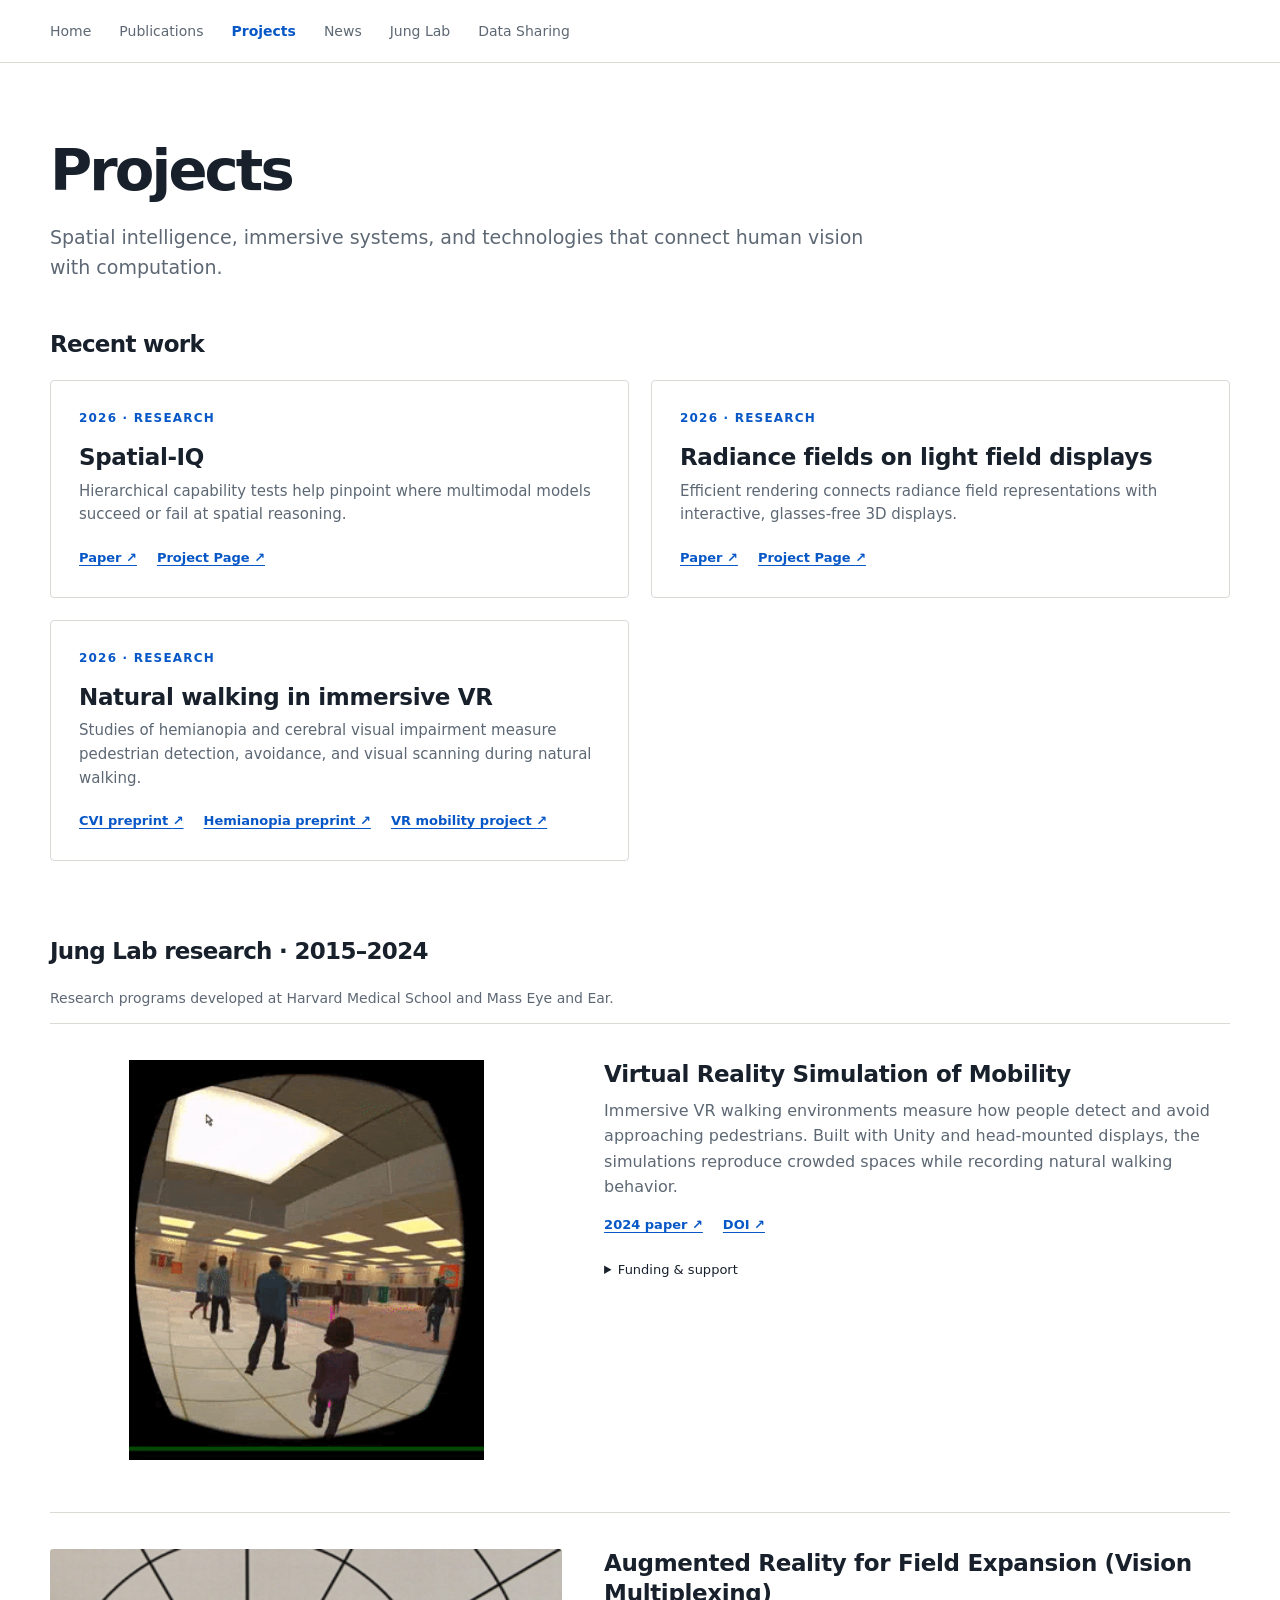
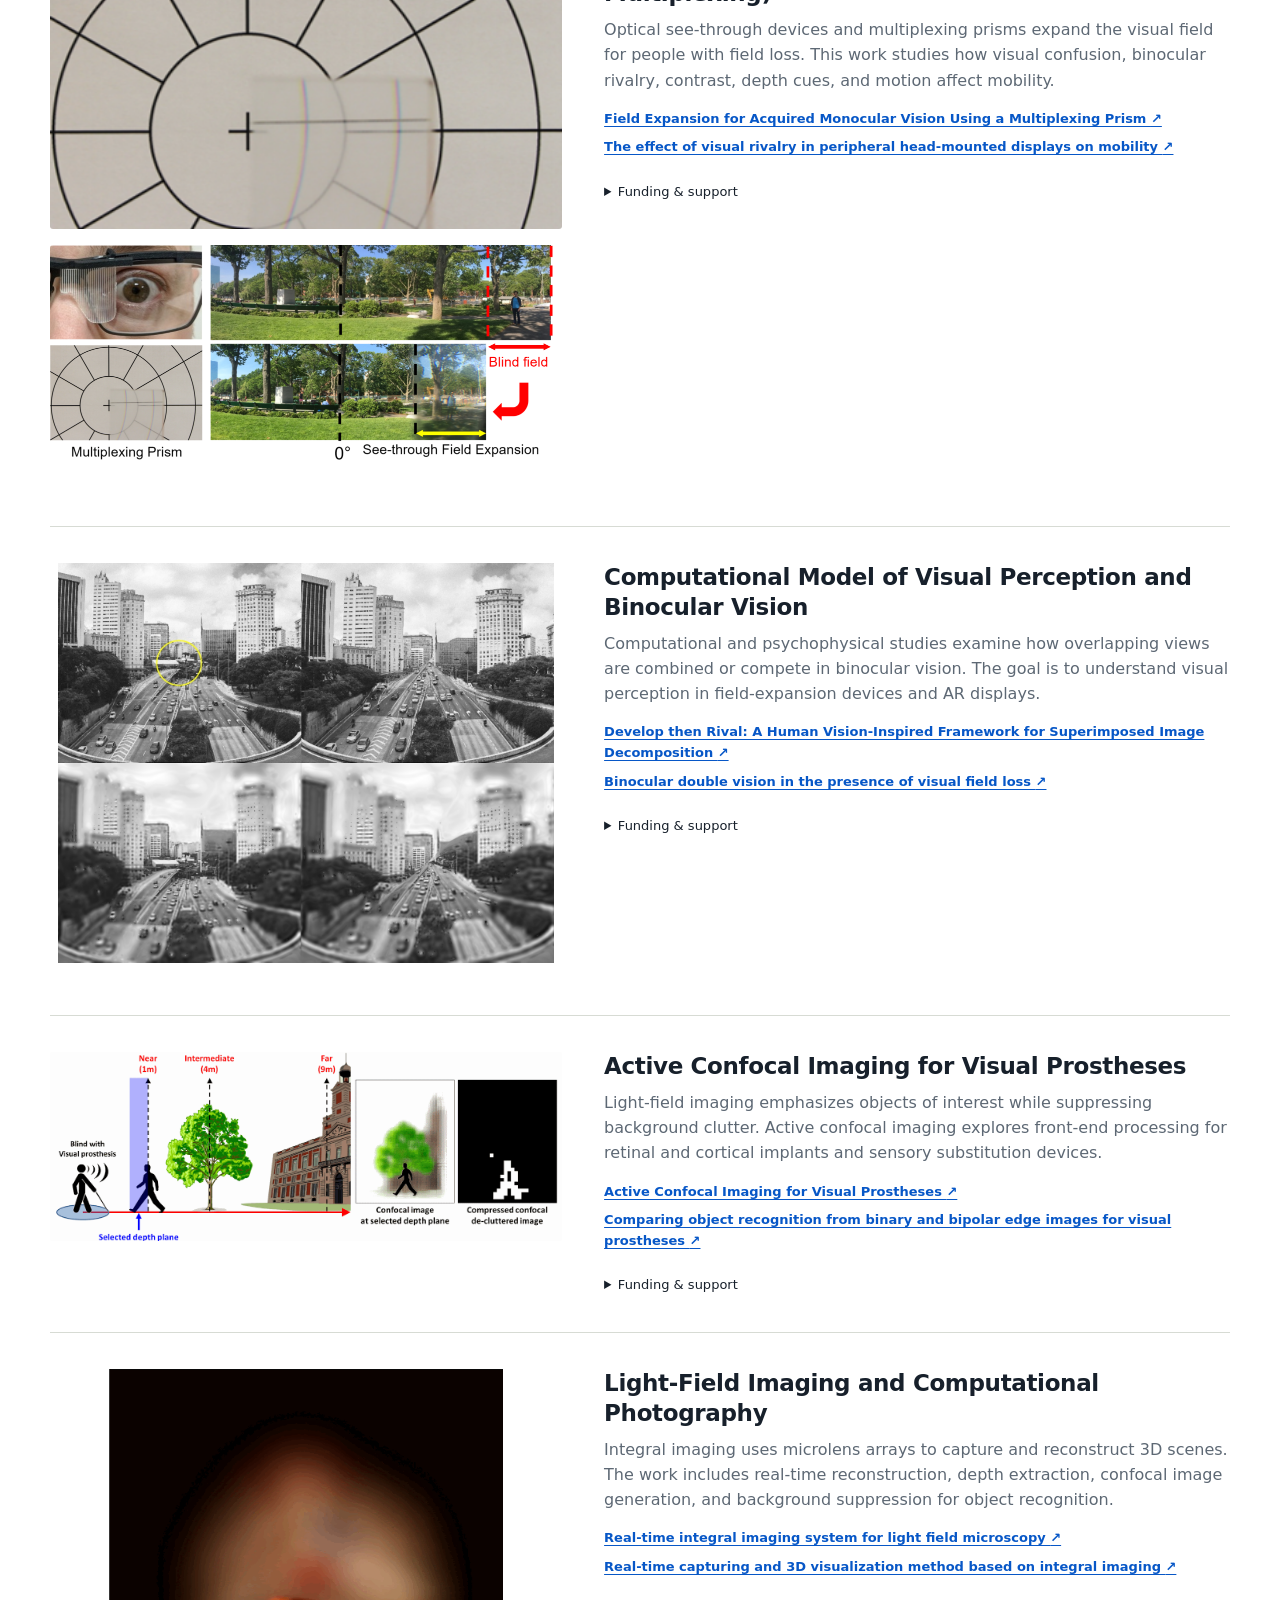
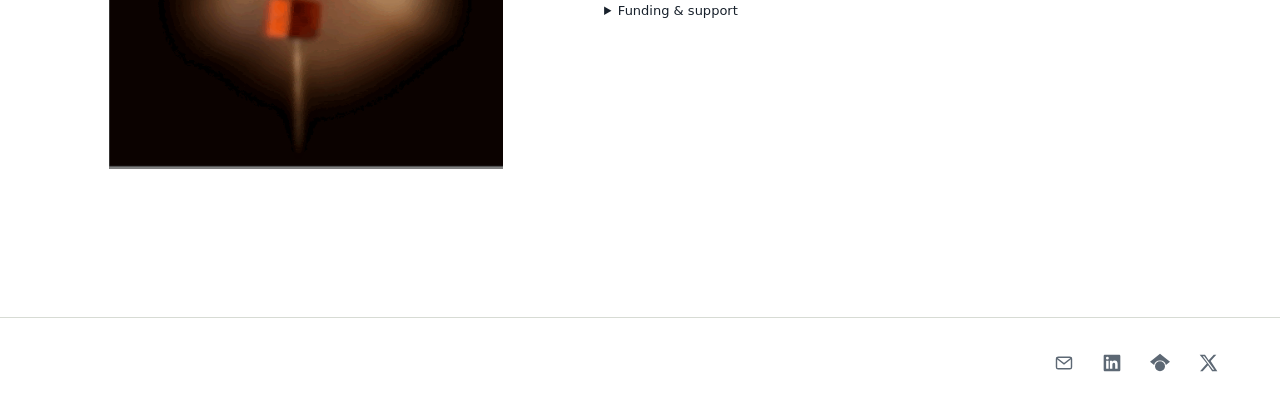
<file: projects/index.html>
<!doctype html>
<html lang="en">
<head>
  <!-- Google tag (gtag.js) -->
  <script async src="https://www.googletagmanager.com/gtag/js?id=G-EVFXS4H6M3"></script>
  <script>
    window.dataLayer = window.dataLayer || [];
    function gtag(){dataLayer.push(arguments);}
    gtag('js', new Date());
    gtag('config', 'G-EVFXS4H6M3');
  </script>
  <meta charset="utf-8">
  <meta name="viewport" content="width=device-width, initial-scale=1">
  <link rel="icon" type="image/png" href="[data-uri]">
  <meta name="description" content="Research projects in spatial intelligence, VR mobility, field expansion, binocular vision, and computational imaging.">
  <title>Projects — Jae-Hyun Jung</title>
  <link rel="stylesheet" href="../assets/site.css">
  <script src="../assets/site.js" defer></script>
</head>
<body>
  <a class="skip-link" href="#main">Skip to content</a>
  <header class="site-header"><div class="shell masthead"><nav class="nav" aria-label="Primary navigation"><a href="../index.html">Home</a>
<a href="../publications/index.html">Publications</a>
<a href="../projects/index.html" aria-current="page">Projects</a>
<a href="../updates/index.html">News</a>
<a href="../junglab/index.html">Jung Lab</a>
<a href="../data-sharing/index.html">Data Sharing</a></nav></div></header>
  <main class="shell" id="main"><header class="page-intro"><h1>Projects</h1><p class="lead">Spatial intelligence, immersive systems, and technologies that connect human vision with computation.</p></header><section aria-labelledby="recent-projects"><h2 id="recent-projects">Recent work</h2><div class="project-grid"><article class="project-card"><p class="eyebrow">2026 · Research</p><h3>Spatial-IQ</h3><p>Hierarchical capability tests help pinpoint where multimodal models succeed or fail at spatial reasoning.</p><div class="resource-links"><a href="https://arxiv.org/abs/2607.22864">Paper <span aria-hidden="true">↗</span></a><a href="https://nvidia.github.io/Spatial-IQ/">Project Page <span aria-hidden="true">↗</span></a></div></article><article class="project-card"><p class="eyebrow">2026 · Research</p><h3>Radiance fields on light field displays</h3><p>Efficient rendering connects radiance field representations with interactive, glasses-free 3D displays.</p><div class="resource-links"><a href="https://dl.acm.org/doi/10.1145/3820023">Paper <span aria-hidden="true">↗</span></a><a href="https://research.nvidia.com/labs/amri/projects/g2lf/">Project Page <span aria-hidden="true">↗</span></a></div></article><article class="project-card"><p class="eyebrow">2026 · Research</p><h3>Natural walking in immersive VR</h3><p>Studies of hemianopia and cerebral visual impairment measure pedestrian detection, avoidance, and visual scanning during natural walking.</p><div class="resource-links"><a href="https://pmc.ncbi.nlm.nih.gov/articles/PMC13321285/">CVI preprint <span aria-hidden="true">↗</span></a><a href="https://arxiv.org/abs/2510.04218">Hemianopia preprint <span aria-hidden="true">↗</span></a><a href="#vr-mobility">VR mobility project <span aria-hidden="true">↗</span></a></div></article></div></section><section class="section" aria-labelledby="lab-projects"><h2 id="lab-projects">Jung Lab research · 2015–2024</h2><p class="section-note">Research programs developed at Harvard Medical School and Mass Eye and Ear.</p><article class="project-detail" id="vr-mobility"><div class="project-figures"><img src="../assets/projects/project-1-1.gif" alt="Virtual Reality Simulation of Mobility — research illustration 1" loading="lazy"></div><div><h3>Virtual Reality Simulation of Mobility</h3><p>Immersive VR walking environments measure how people detect and avoid approaching pedestrians. Built with Unity and head-mounted displays, the simulations reproduce crowded spaces while recording natural walking behavior.</p><div class="resource-links"><a href="https://doi.org/10.1364/BOE.513758">2024 paper <span aria-hidden="true">↗</span></a><a href="https://www.spiedigitallibrary.org/conference-proceedings-of-spie/12449/124491J/Development-of-virtual-reality-walking-collision-detection-test-on-head/10.1117/12.2647141.short">DOI <span aria-hidden="true">↗</span></a></div><details class="funding"><summary>Funding &amp; support</summary><ul><li>09/2020 – 08/2024, Monocular Visual Confusion for Field Expansion, NIH/NEI R01 – EY031777</li></ul></details></div></article><article class="project-detail" id="field-expansion"><div class="project-figures"><img src="../assets/projects/project-2-1.png" alt="Augmented Reality for Field Expansion (Vision Multiplexing) — research illustration 1" loading="lazy"><img src="../assets/projects/project-2-2.png" alt="Augmented Reality for Field Expansion (Vision Multiplexing) — research illustration 2" loading="lazy"></div><div><h3>Augmented Reality for Field Expansion (Vision Multiplexing)</h3><p>Optical see-through devices and multiplexing prisms expand the visual field for people with field loss. This work studies how visual confusion, binocular rivalry, contrast, depth cues, and motion affect mobility.</p><div class="resource-links"><a href="../publications/index.html#publication-30">Field Expansion for Acquired Monocular Vision Using a Multiplexing Prism <span aria-hidden="true">↗</span></a><a href="../publications/index.html#publication-11">The effect of visual rivalry in peripheral head-mounted displays on mobility <span aria-hidden="true">↗</span></a></div><details class="funding"><summary>Funding &amp; support</summary><ul><li>09/2020 – 08/2024, Monocular Visual Confusion for Field Expansion, NIH/NEI R01 – EY031777</li><li>07/2018 – 12/2019, Field Expansion for Acquired Monocular Vision using Multiplexing Prism, Fight for Sight Grant #GA18003</li></ul></details></div></article><article class="project-detail" id="binocular-vision"><div class="project-figures"><img src="../assets/projects/project-3-1.png" alt="Computational Model of Visual Perception and Binocular Vision — research illustration 1" loading="lazy"></div><div><h3>Computational Model of Visual Perception and Binocular Vision</h3><p>Computational and psychophysical studies examine how overlapping views are combined or compete in binocular vision. The goal is to understand visual perception in field-expansion devices and AR displays.</p><div class="resource-links"><a href="../publications/index.html#publication-12">Develop then Rival: A Human Vision-Inspired Framework for Superimposed Image Decomposition <span aria-hidden="true">↗</span></a><a href="../publications/index.html#publication-7">Binocular double vision in the presence of visual field loss <span aria-hidden="true">↗</span></a></div><details class="funding"><summary>Funding &amp; support</summary><ul><li>09/2020 – 08/2024, Monocular Visual Confusion for Field Expansion, NIH/NEI R01 – EY031777</li><li>09/2019 – 08/2024, Visual field expansion through innovative multi-periscopic prism design, NIH/NEI R01- EY023385 (Co-Investigator)</li></ul></details></div></article><article class="project-detail" id="active-confocal"><div class="project-figures"><img src="../assets/projects/project-4-1.gif" alt="Active Confocal Imaging for Visual Prostheses — research illustration 1" loading="lazy"></div><div><h3>Active Confocal Imaging for Visual Prostheses</h3><p>Light-field imaging emphasizes objects of interest while suppressing background clutter. Active confocal imaging explores front-end processing for retinal and cortical implants and sensory substitution devices.</p><div class="resource-links"><a href="../publications/index.html#publication-41">Active Confocal Imaging for Visual Prostheses <span aria-hidden="true">↗</span></a><a href="../publications/index.html#publication-38">Comparing object recognition from binary and bipolar edge images for visual prostheses <span aria-hidden="true">↗</span></a></div><details class="funding"><summary>Funding &amp; support</summary><ul><li>01/2016 – 01/2021, Active confocal imaging for visual prostheses, US Department of Defense, W81XWH-16-1-0033</li><li>02/2015-10/2015, Active confocal imaging for visual prostheses, Grant from the Promobilia Foundation, Sweden #14222</li></ul></details></div></article><article class="project-detail" id="light-field"><div class="project-figures"><img src="../assets/projects/project-5-1.gif" alt="Light-Field Imaging and Computational Photography — research illustration 1" loading="lazy"></div><div><h3>Light-Field Imaging and Computational Photography</h3><p>Integral imaging uses microlens arrays to capture and reconstruct 3D scenes. The work includes real-time reconstruction, depth extraction, confocal image generation, and background suppression for object recognition.</p><div class="resource-links"><a href="../publications/index.html#publication-42">Real-time integral imaging system for light field microscopy <span aria-hidden="true">↗</span></a><a href="../publications/index.html#publication-47">Real-time capturing and 3D visualization method based on integral imaging <span aria-hidden="true">↗</span></a></div><details class="funding"><summary>Funding &amp; support</summary><ul><li>01/2016 – 01/2021, Active confocal imaging for visual prostheses, US Department of Defense, W81XWH-16-1-0033</li><li>12/2012-12/2013, Study on effect of super multi-view condition in three-dimensional display to accommodation response and improvement of optical vision rehabilitation device, National Research Foundation of Korea, 2012R1A6A3A03038820 (PI)</li></ul></details></div></article></section></main>
  <footer><div class="shell footer-inner"><nav class="contact-links footer-links" aria-label="Footer contact and social profiles"><a class="contact-icon" href="mailto:Phd.Jaehyun.Jung@gmail.com" aria-label="Email Jae-Hyun Jung" title="Email">
  <svg viewBox="0 0 24 24" fill="none" stroke="currentColor" stroke-width="1.7" aria-hidden="true"><rect x="3" y="5" width="18" height="14" rx="2"/><path d="m3 6 9 7 9-7"/></svg>
</a>
<a class="contact-icon" href="https://www.linkedin.com/in/jae-hyun-jung" aria-label="LinkedIn profile" title="LinkedIn">
  <svg viewBox="0 0 24 24" fill="currentColor" aria-hidden="true"><path d="M20.45 2H3.55C2.69 2 2 2.68 2 3.52v16.96c0 .84.69 1.52 1.55 1.52h16.9c.86 0 1.55-.68 1.55-1.52V3.52c0-.84-.69-1.52-1.55-1.52ZM7.93 18.75H4.98V9.2h2.95v9.55ZM6.45 7.9a1.71 1.71 0 1 1 0-3.42 1.71 1.71 0 0 1 0 3.42Zm12.3 10.85H15.8V14.1c0-1.11-.02-2.54-1.55-2.54-1.55 0-1.79 1.21-1.79 2.46v4.73H9.51V9.2h2.83v1.3h.04c.39-.74 1.36-1.52 2.79-1.52 2.98 0 3.58 1.96 3.58 4.51v5.26Z"/></svg>
</a>
<a class="contact-icon" href="https://scholar.google.com/citations?hl=en&amp;user=ToRE6MYAAAAJ" aria-label="Google Scholar profile" title="Google Scholar">
  <svg viewBox="0 0 24 24" fill="currentColor" aria-hidden="true"><path d="M12 1 0 10.5l4.9 4A7.1 7.1 0 0 1 12 9a7.1 7.1 0 0 1 7.1 5.5l4.9-4L12 1Z"/><circle cx="12" cy="16" r="6"/></svg>
</a>
<a class="contact-icon" href="https://x.com/JaehyunJunglol" aria-label="X profile: @JaehyunJunglol" title="X">
  <svg viewBox="0 0 24 24" fill="currentColor" aria-hidden="true"><path d="M18.9 2H22l-6.77 7.74L23.2 22h-6.24l-4.89-7.42L5.58 22H2.45l8.17-9.34L2 2h6.4l4.42 6.74L18.9 2Zm-1.1 18h1.73L7.46 3.89H5.6L17.8 20Z"/></svg>
</a></nav></div></footer>
</body>
</html>
</file>
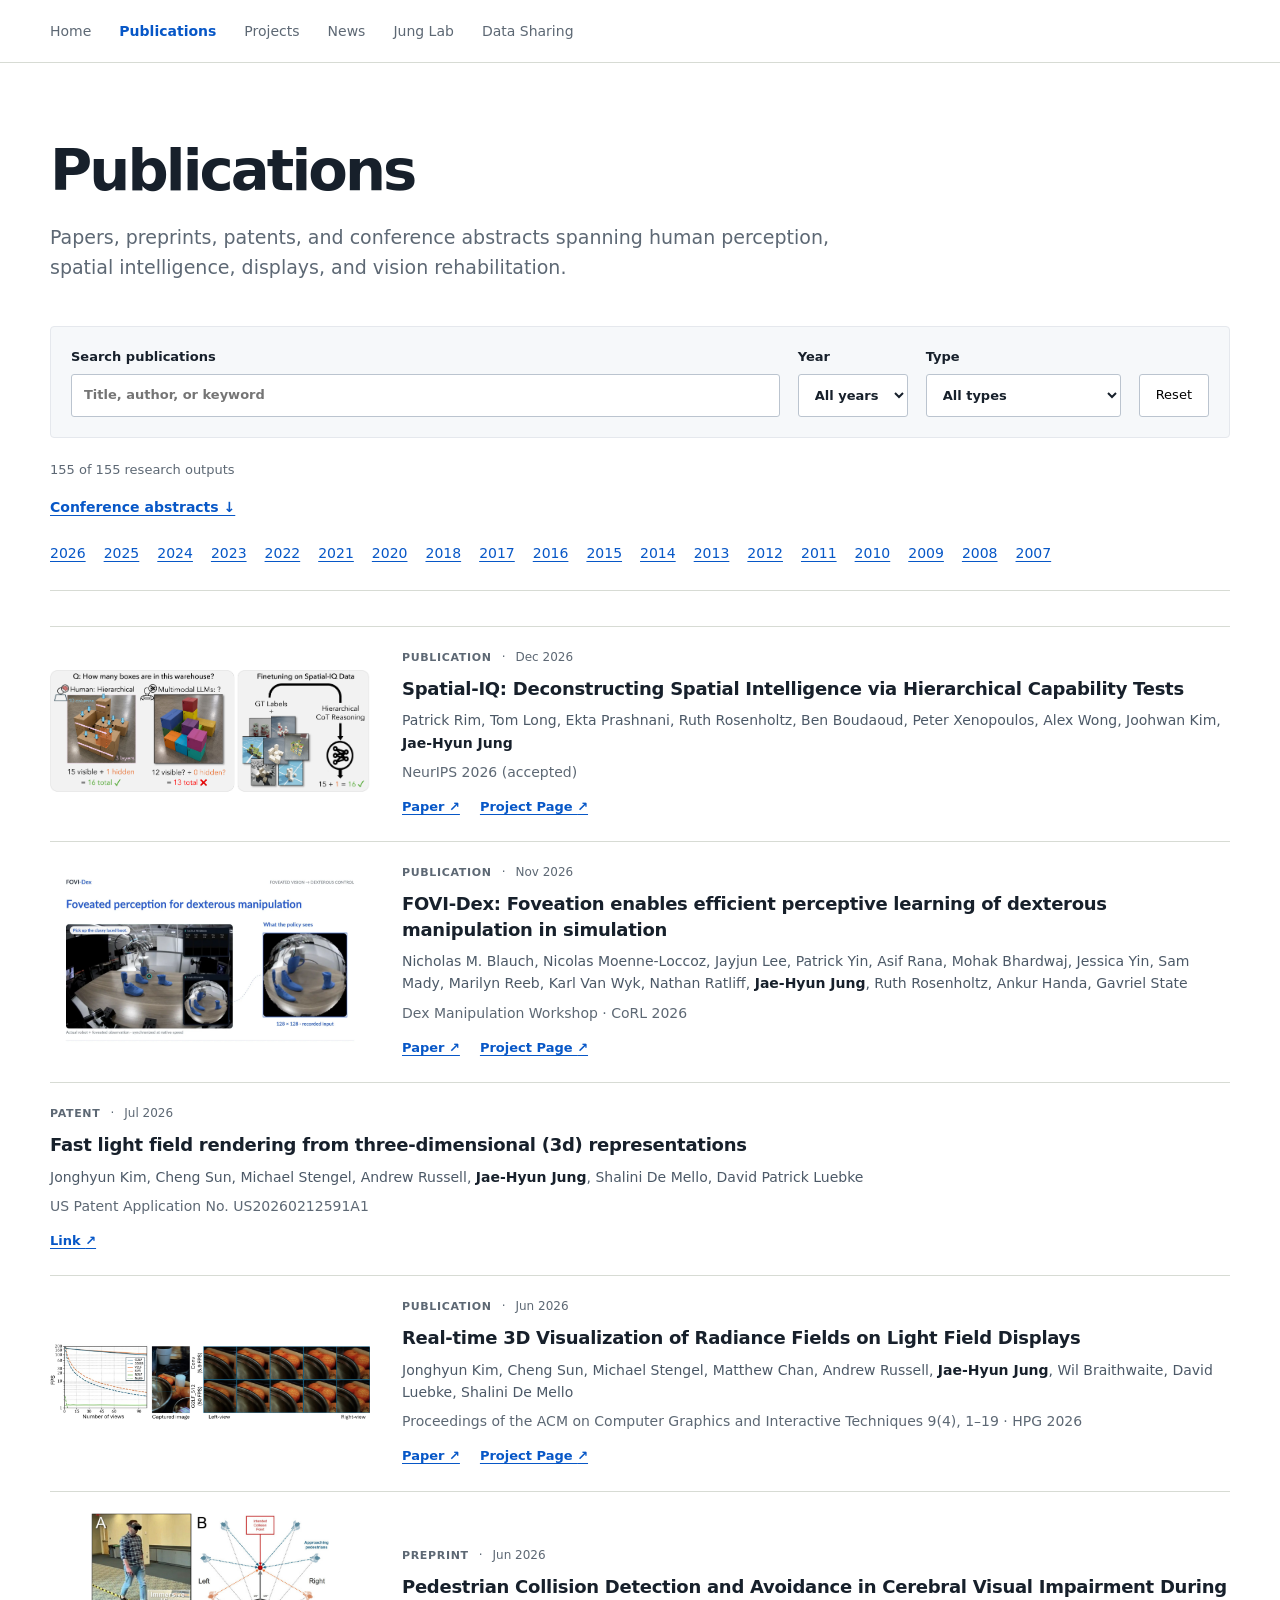
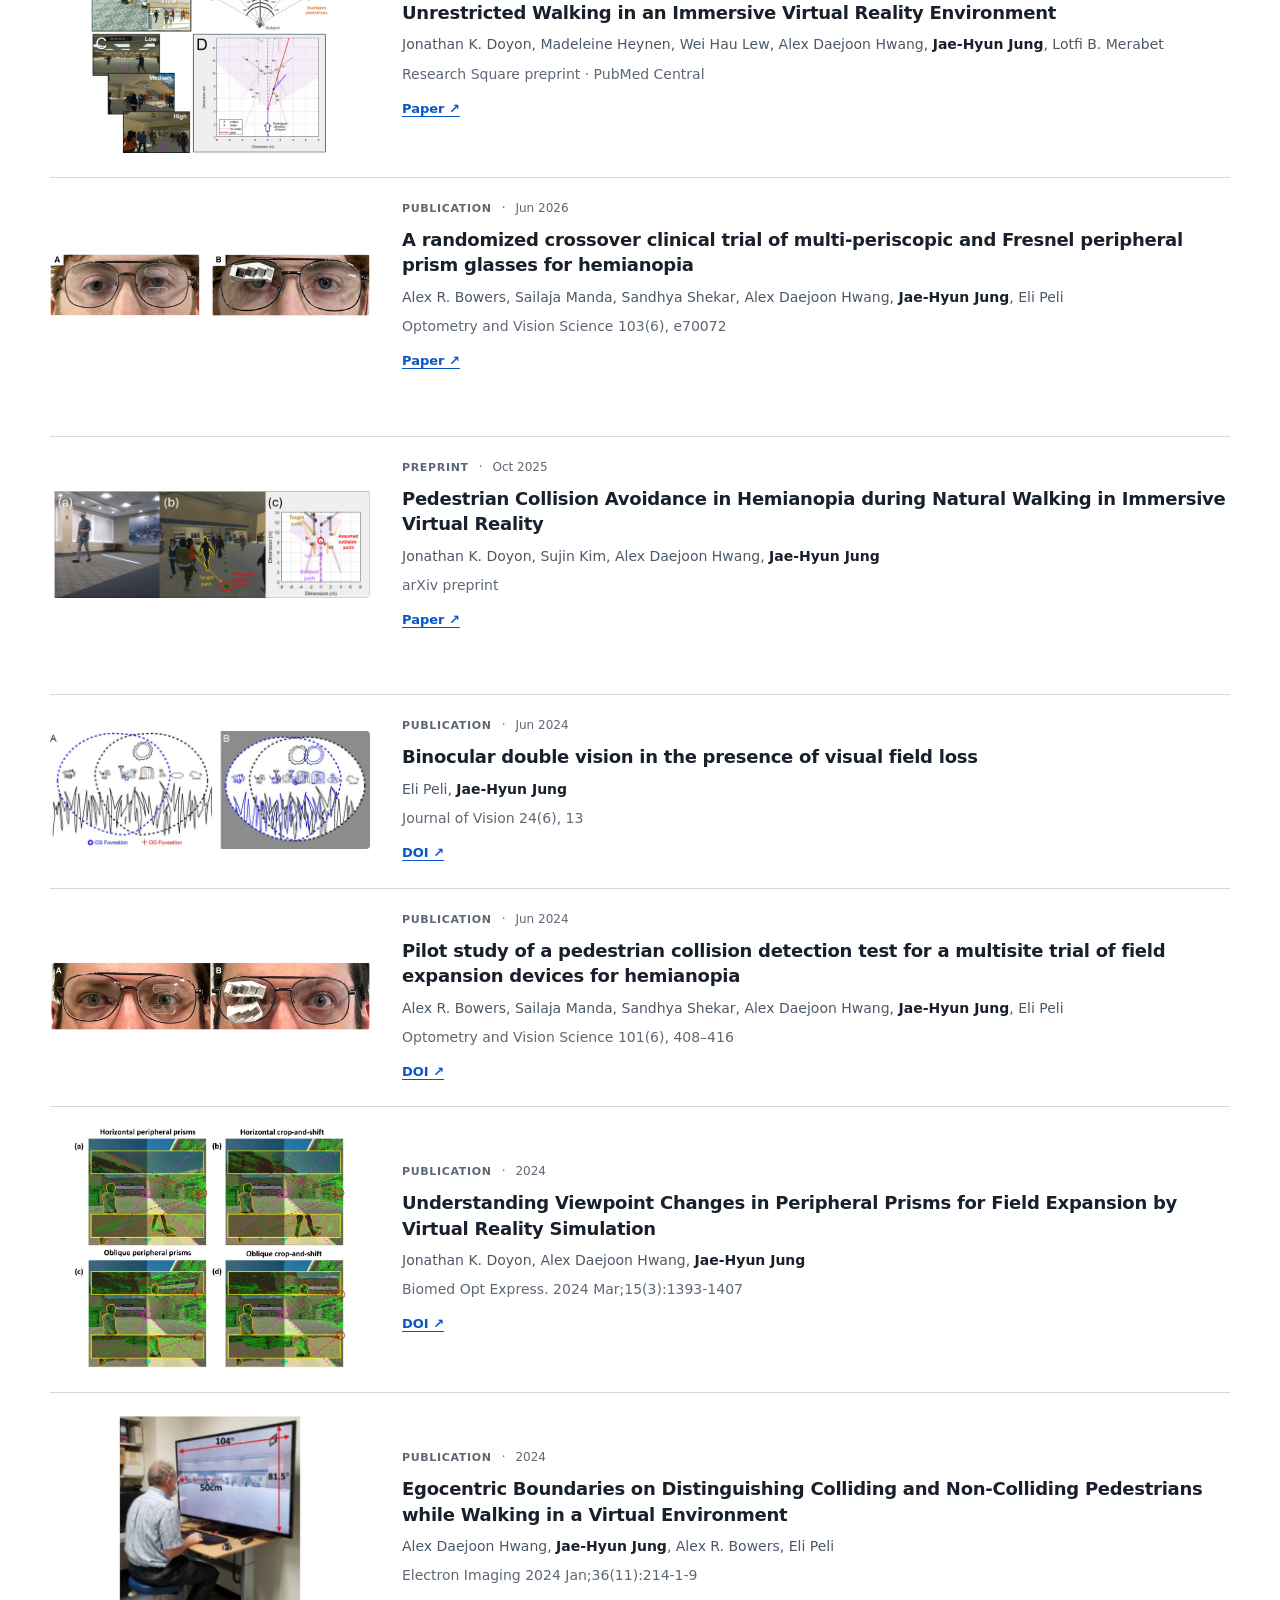
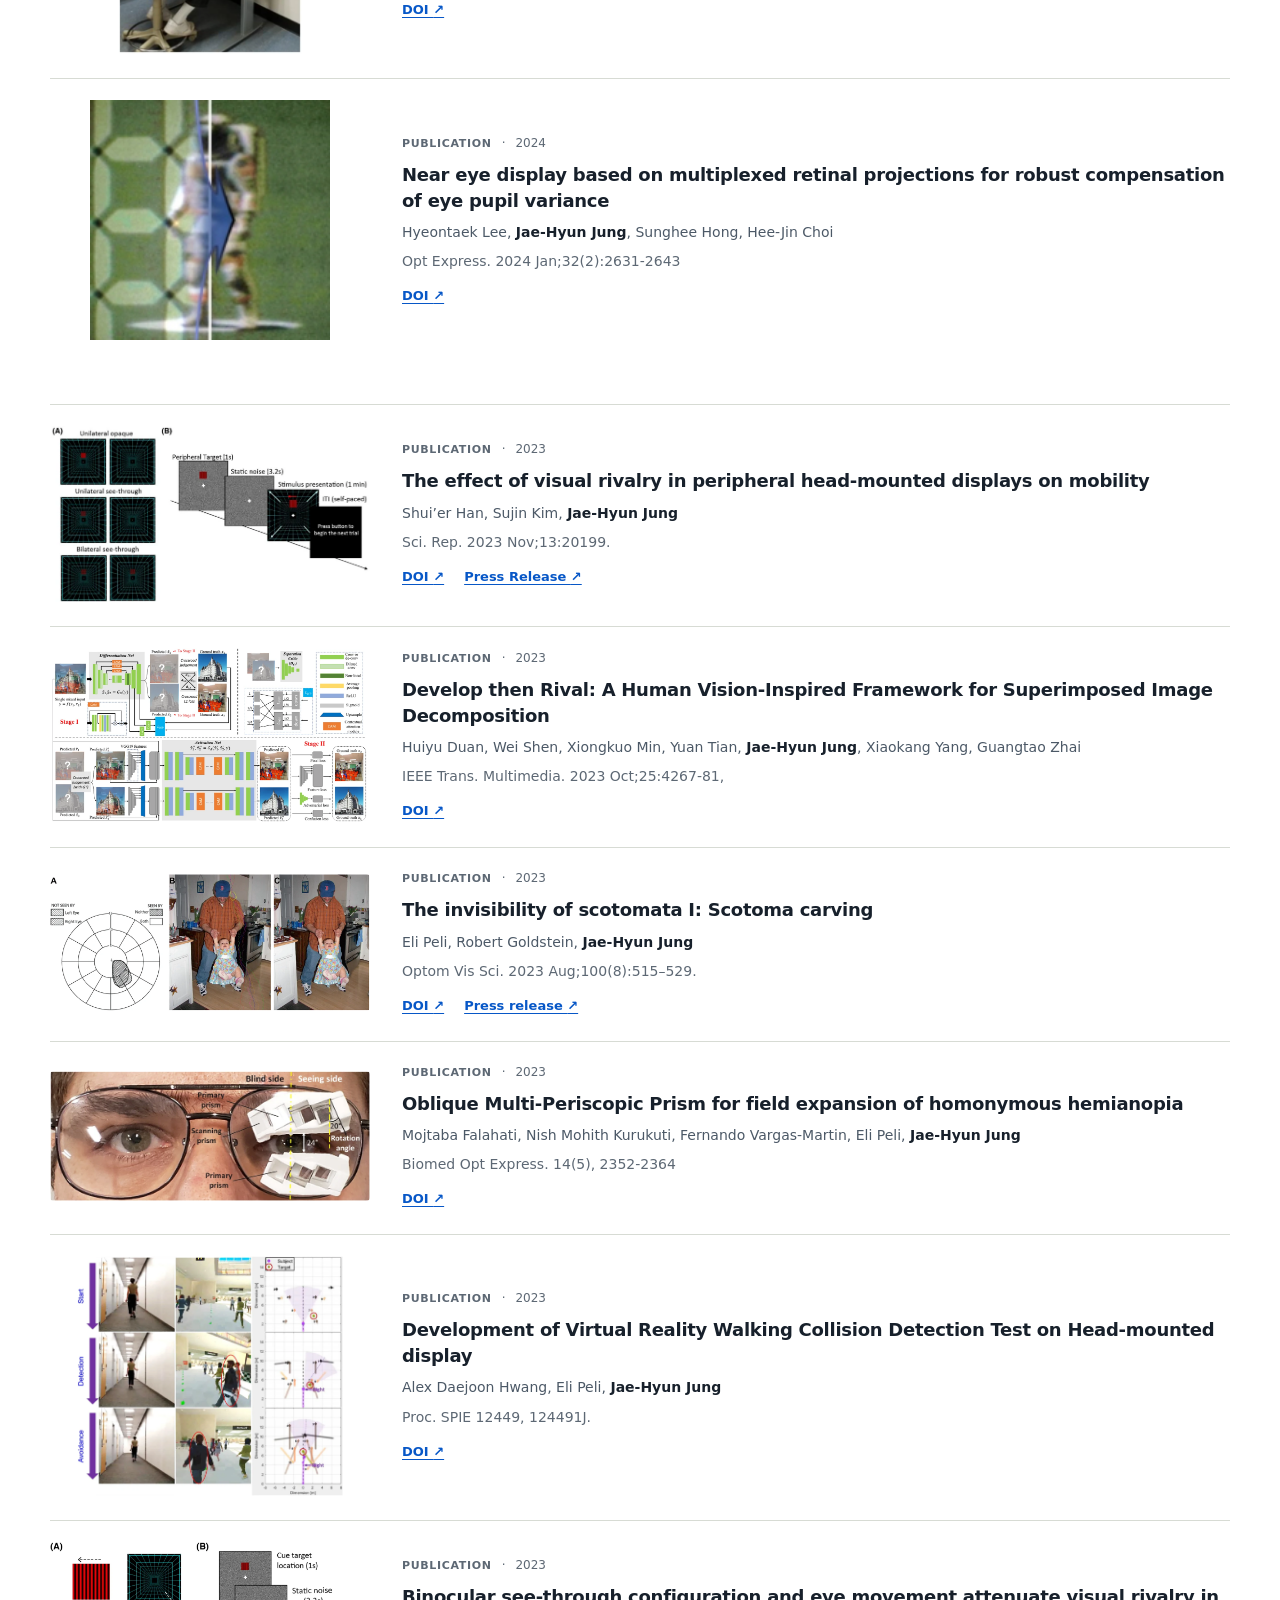
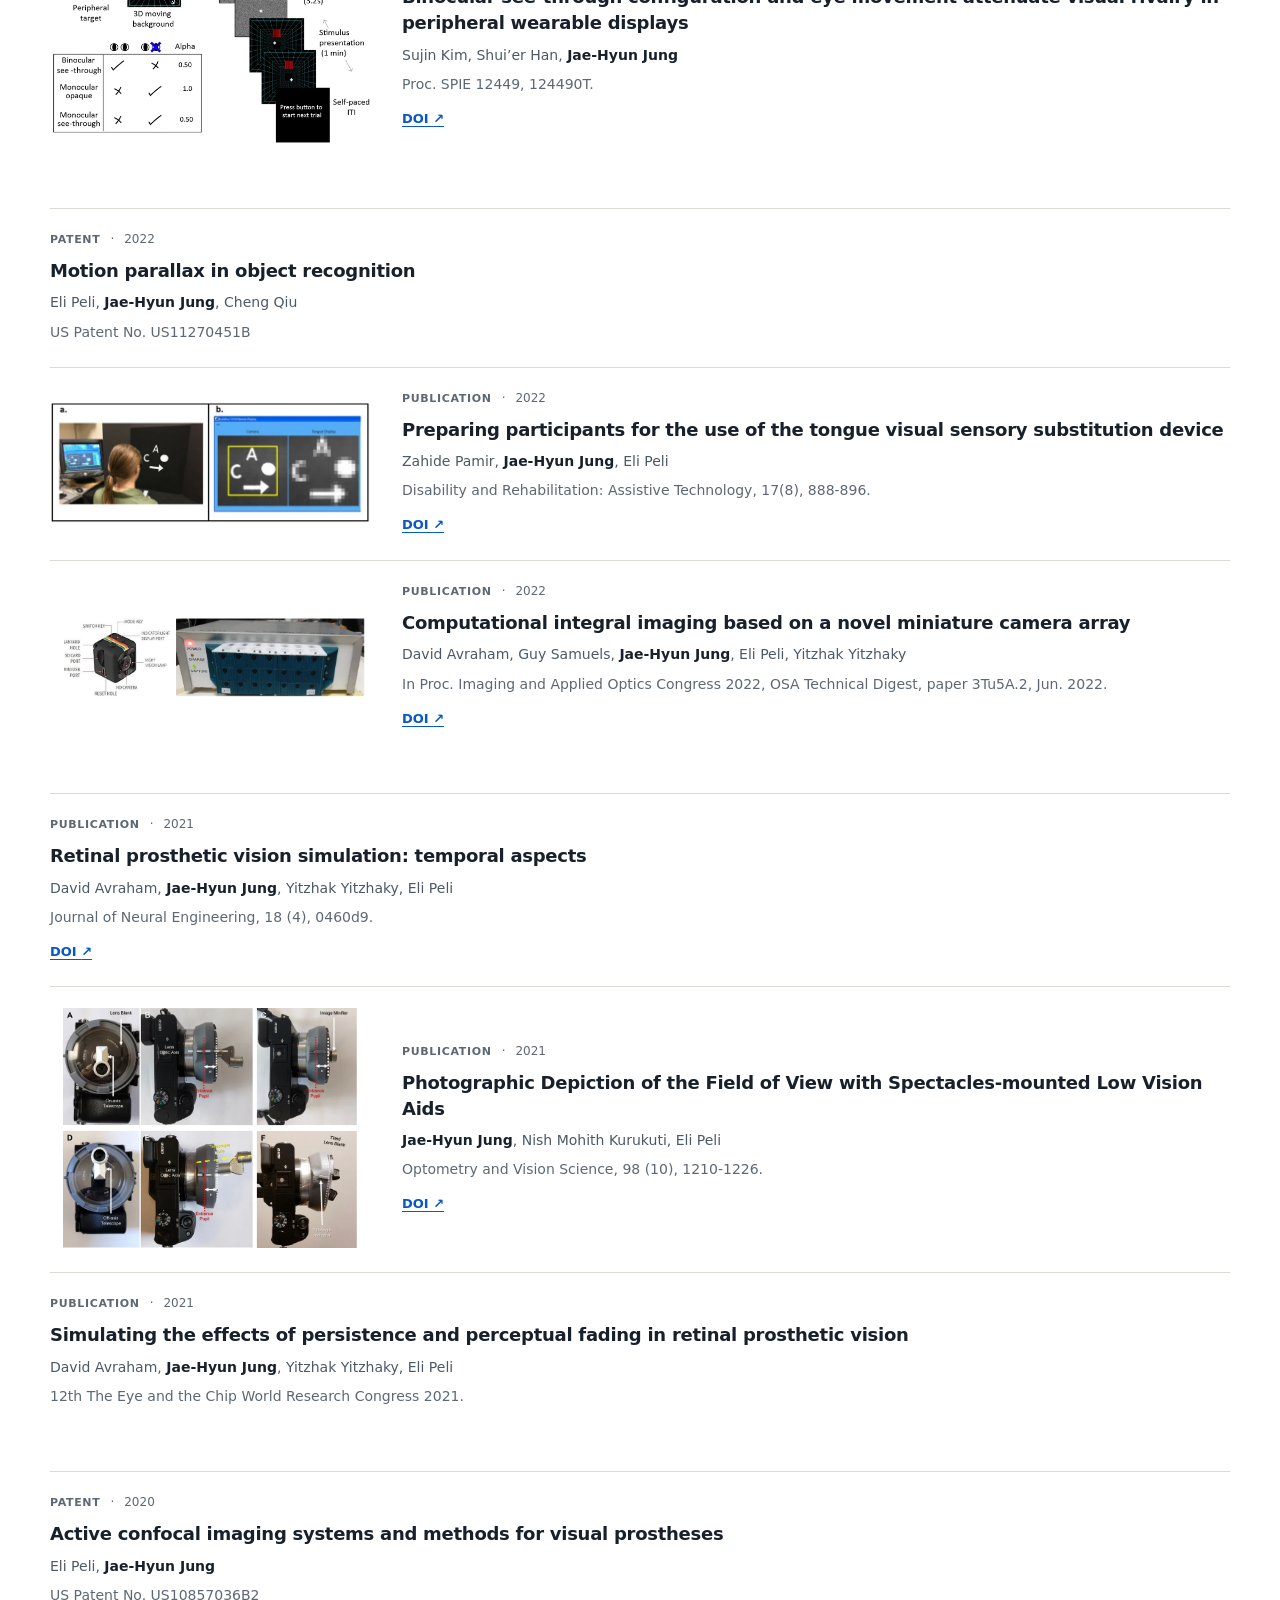
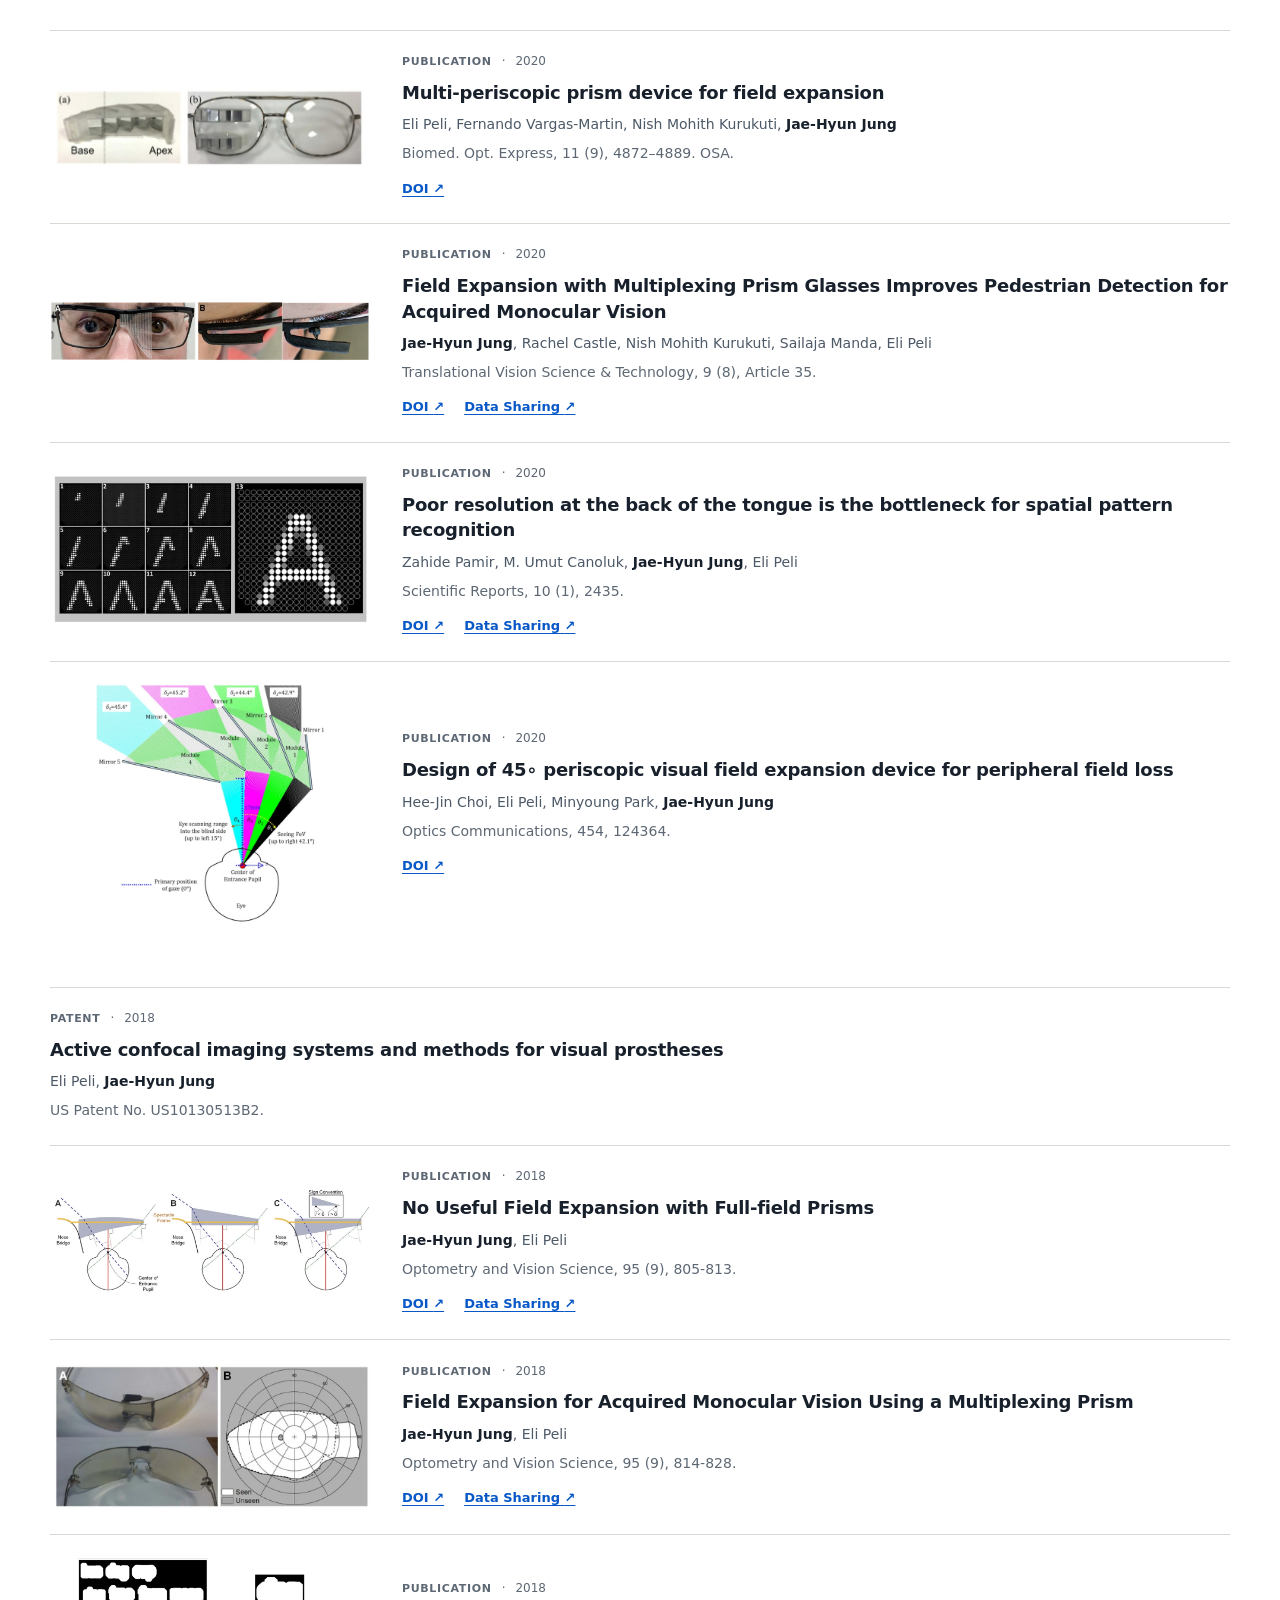
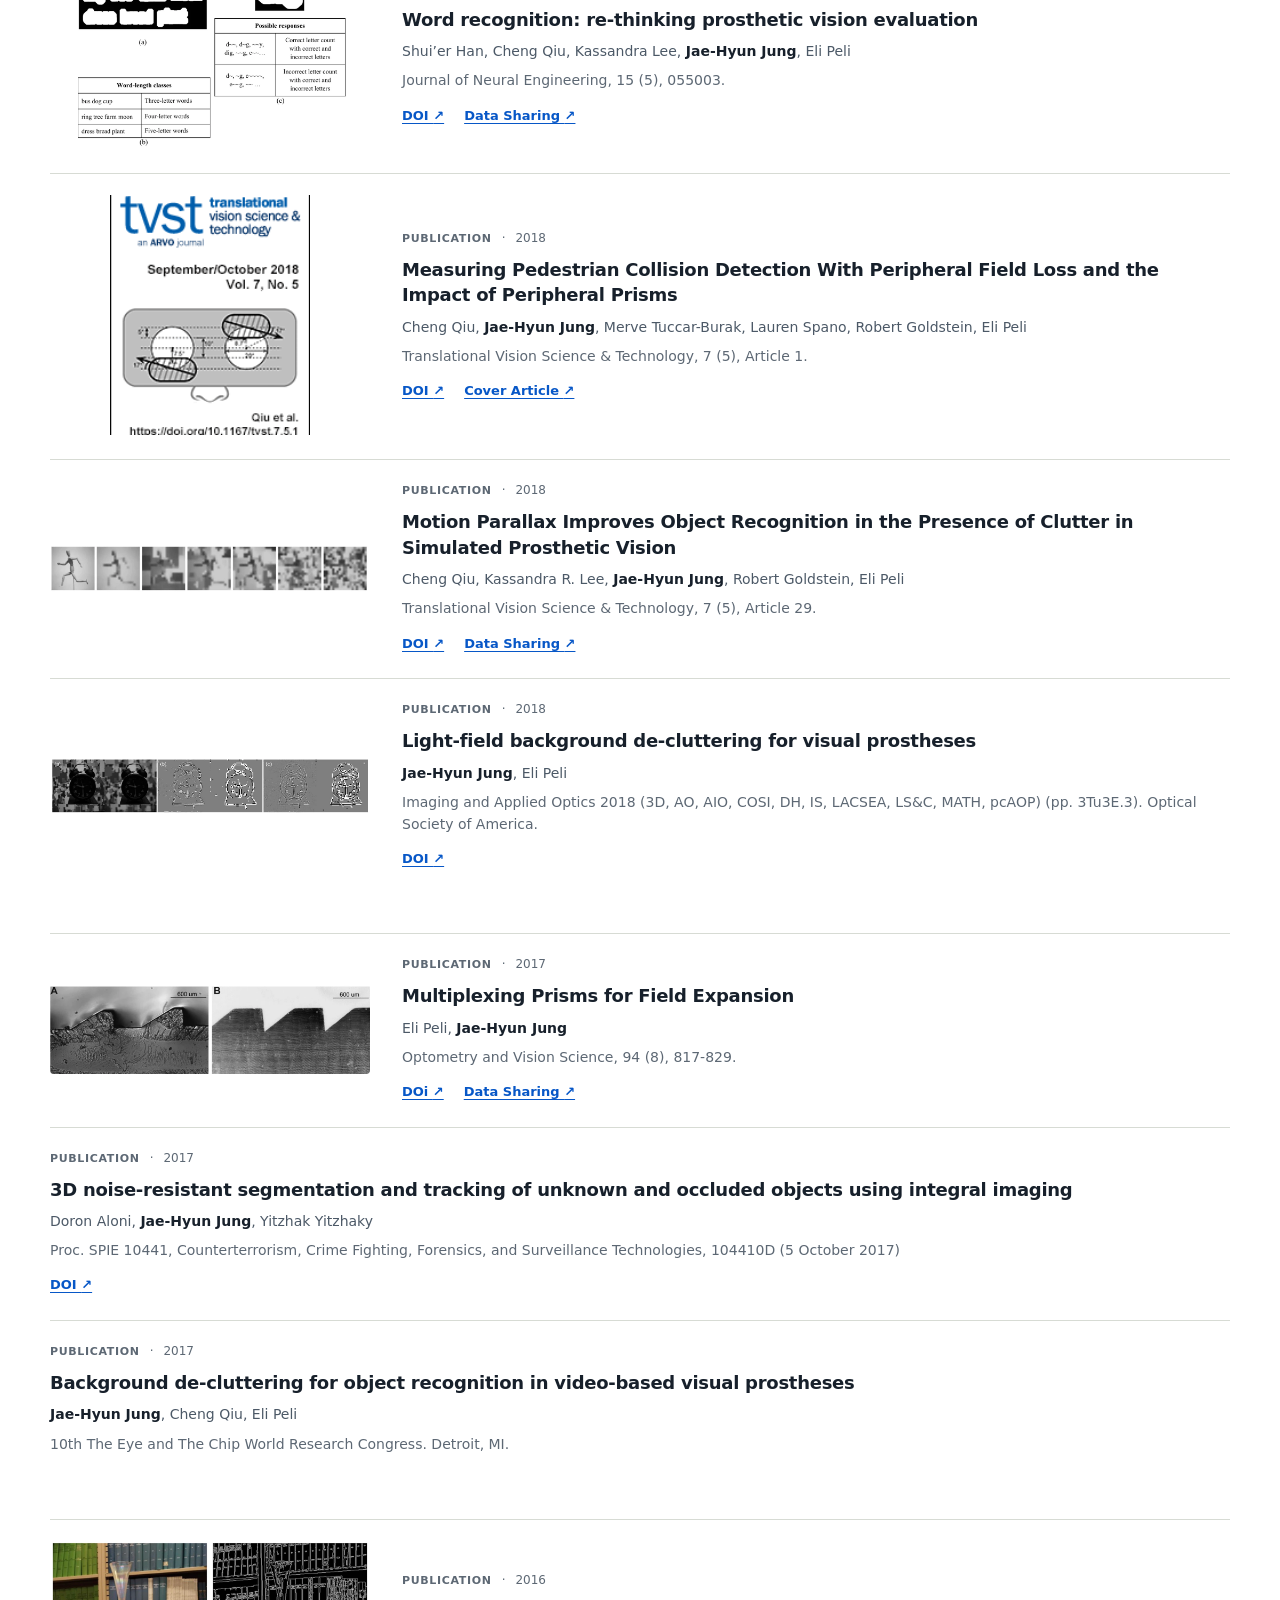
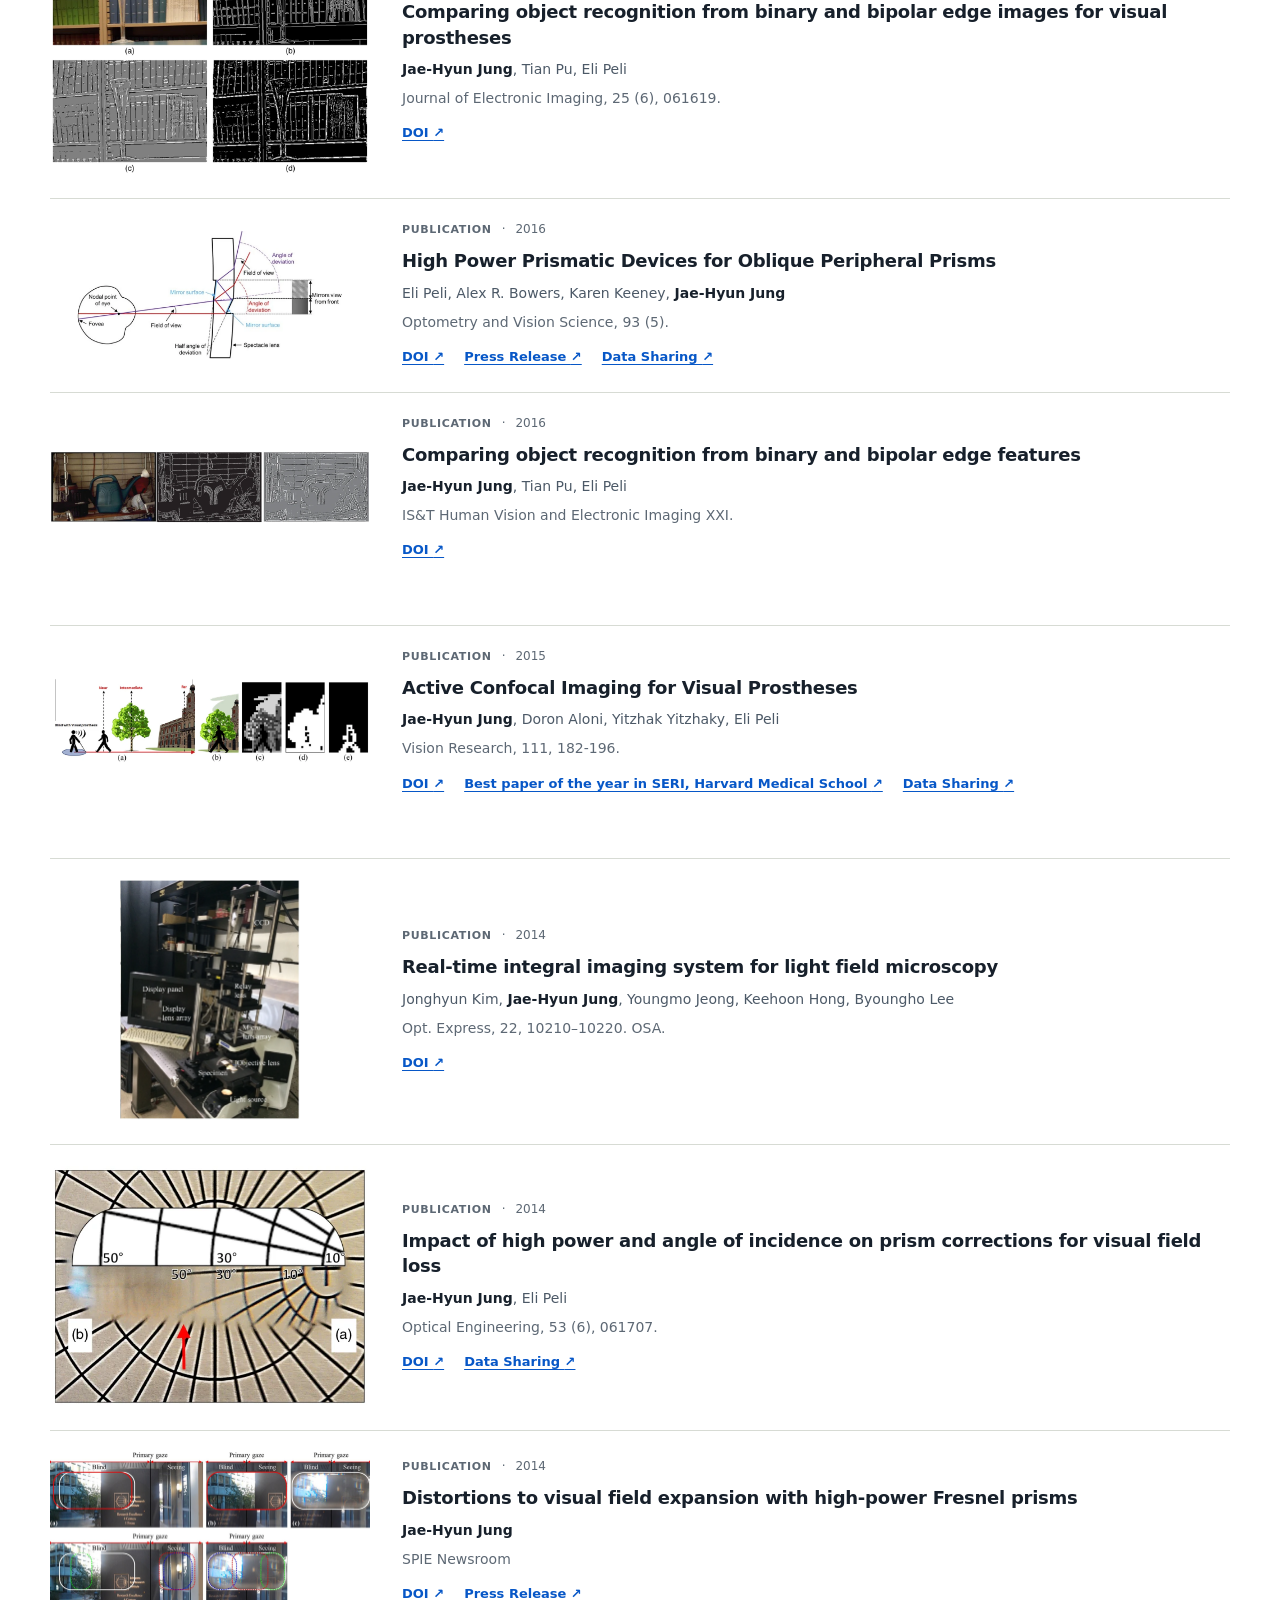
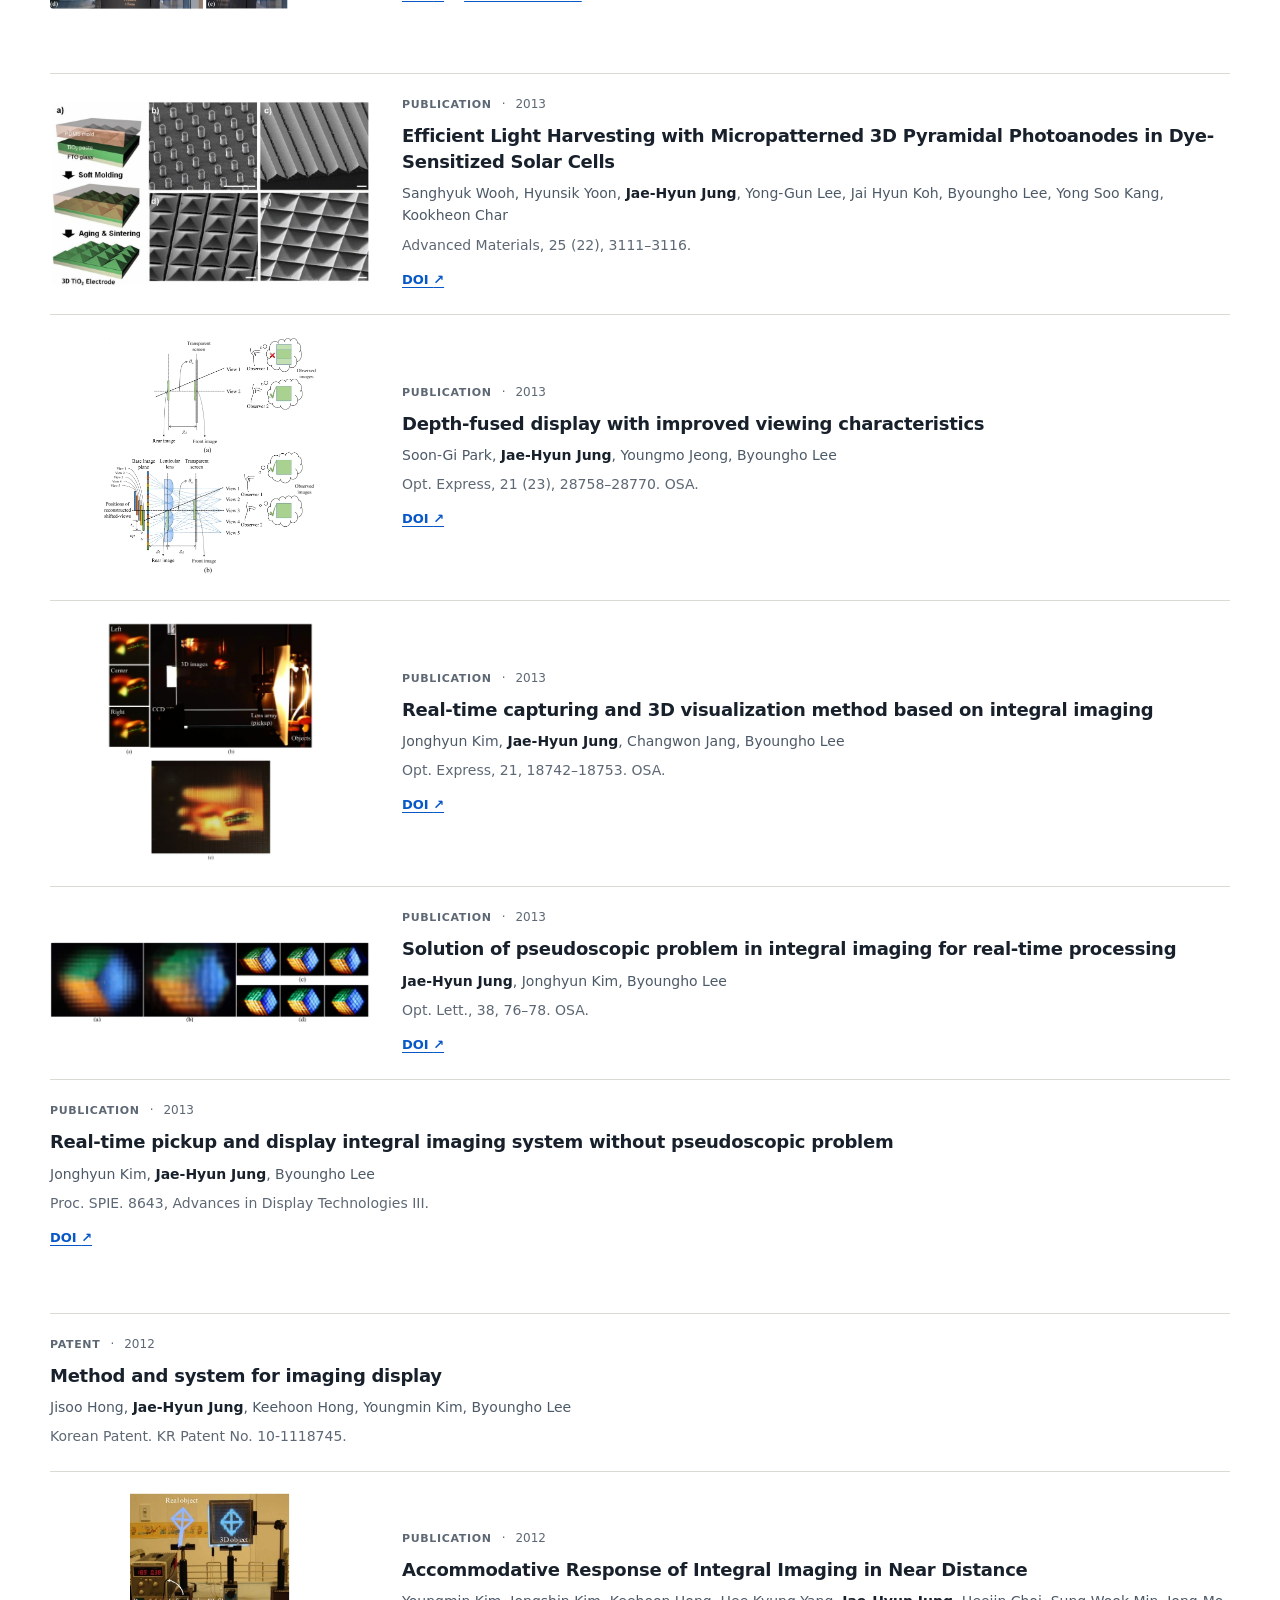
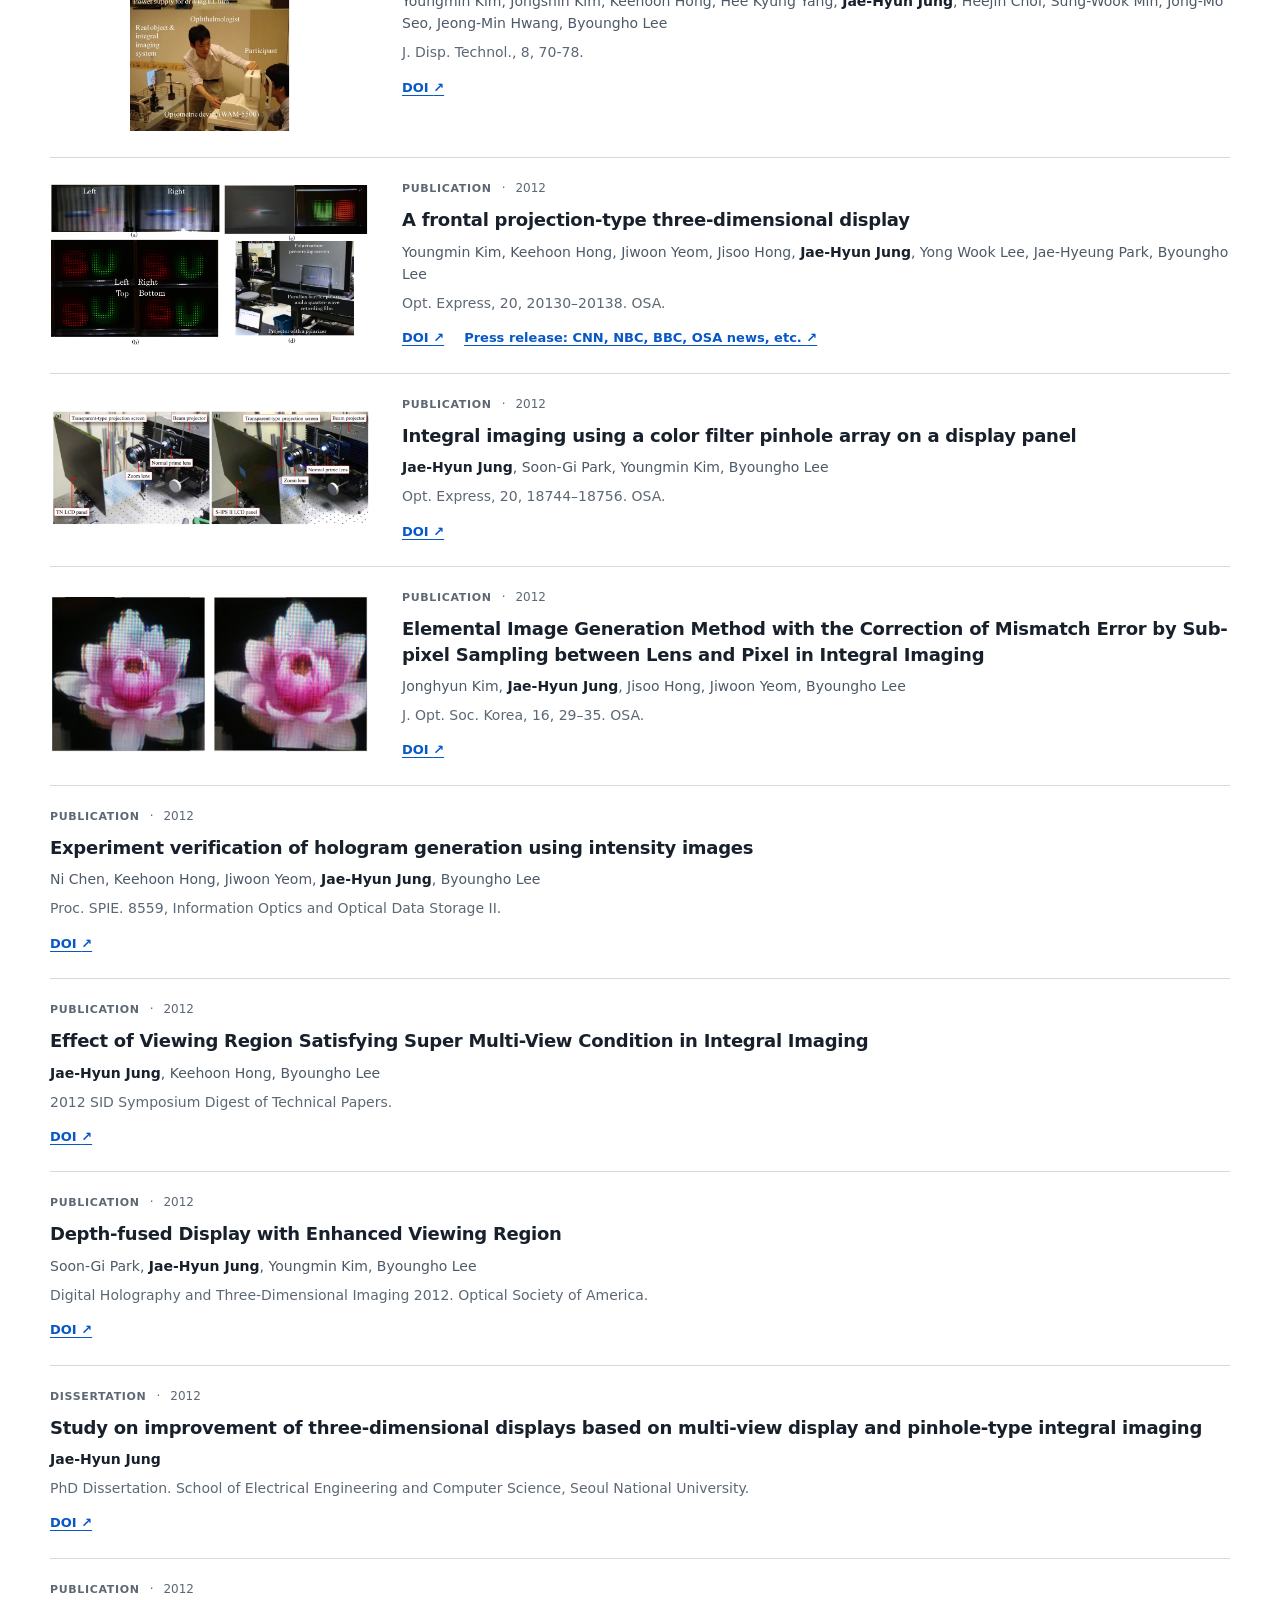
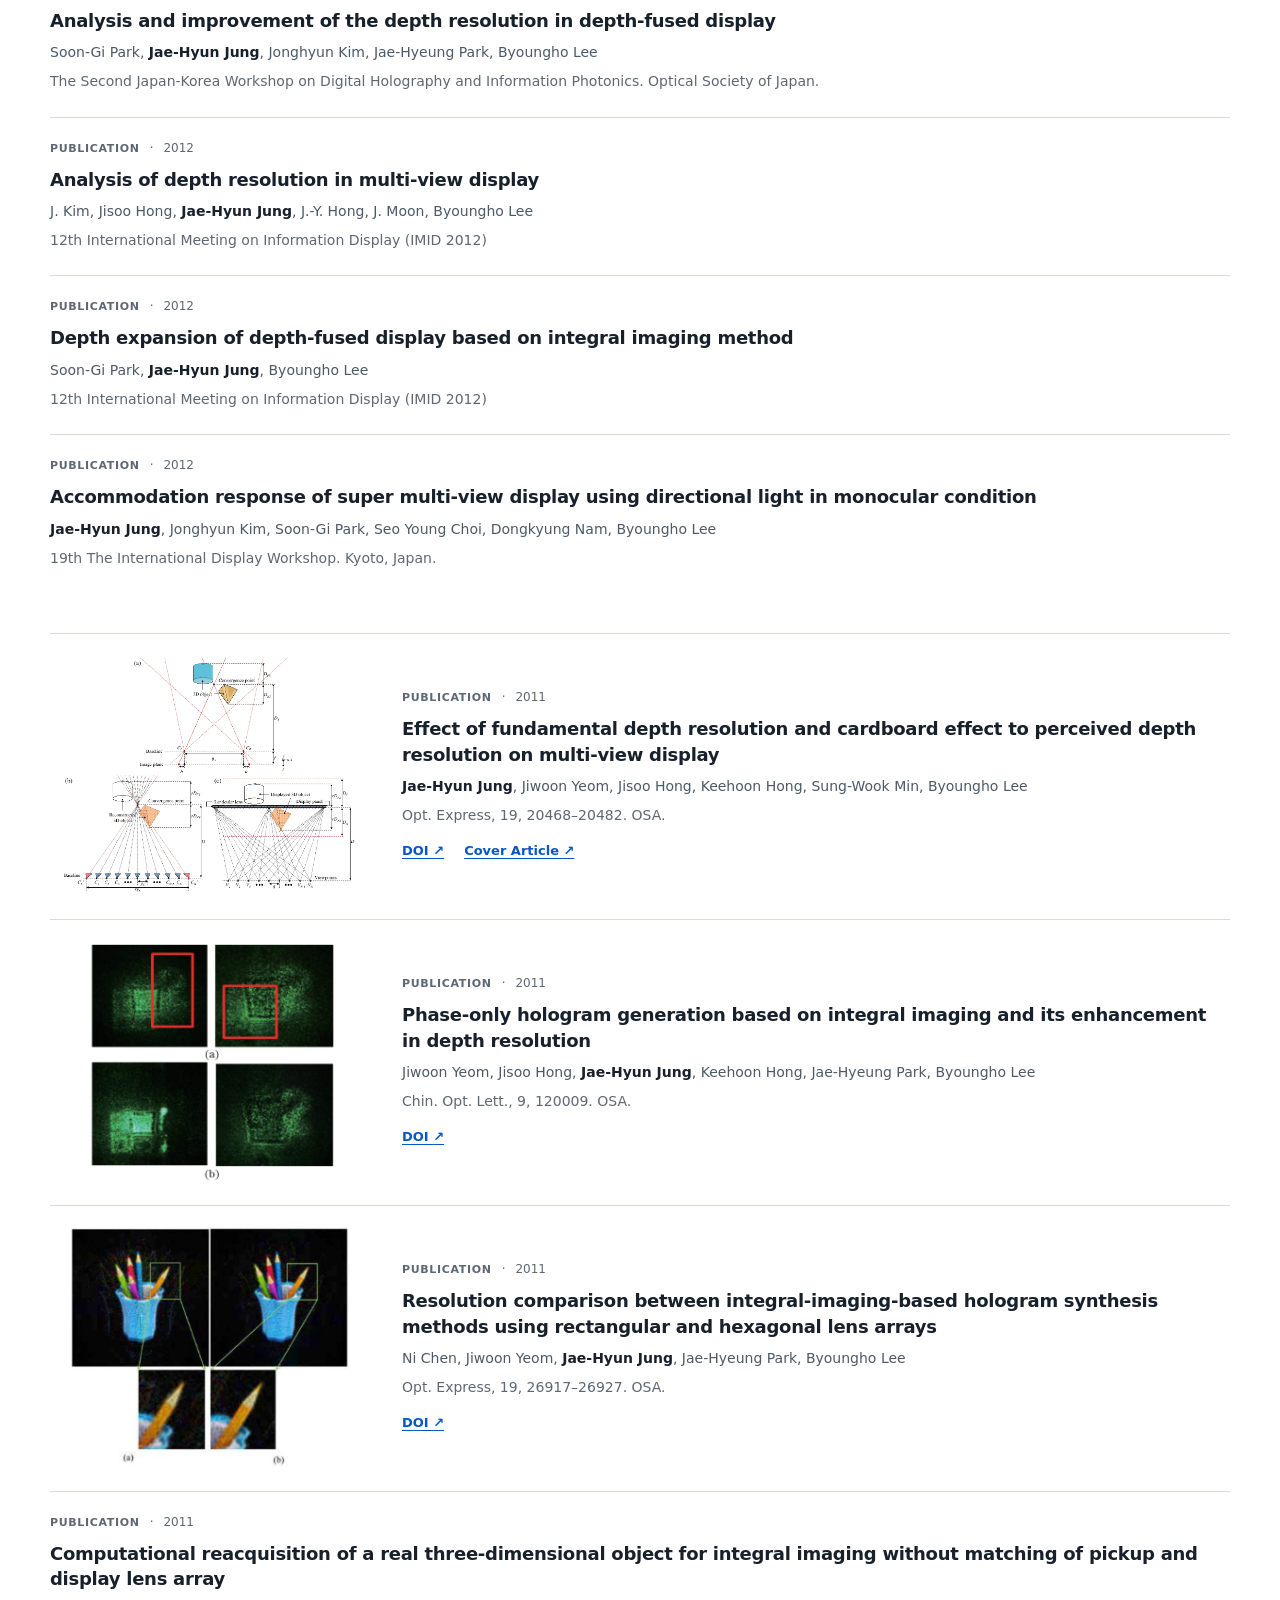
<file: publications/index.html>
<!doctype html>
<html lang="en">
<head>
  <!-- Google tag (gtag.js) -->
  <script async src="https://www.googletagmanager.com/gtag/js?id=G-EVFXS4H6M3"></script>
  <script>
    window.dataLayer = window.dataLayer || [];
    function gtag(){dataLayer.push(arguments);}
    gtag('js', new Date());
    gtag('config', 'G-EVFXS4H6M3');
  </script>
  <meta charset="utf-8">
  <meta name="viewport" content="width=device-width, initial-scale=1">
  <link rel="icon" type="image/png" href="[data-uri]">
  <meta name="description" content="Publications, preprints, patents, and conference abstracts by Jae-Hyun Jung, searchable by year, author, and topic.">
  <title>Publications — Jae-Hyun Jung</title>
  <link rel="stylesheet" href="../assets/site.css">
  <script src="../assets/site.js" defer></script>
</head>
<body>
  <a class="skip-link" href="#main">Skip to content</a>
  <header class="site-header"><div class="shell masthead"><nav class="nav" aria-label="Primary navigation"><a href="../index.html">Home</a>
<a href="../publications/index.html" aria-current="page">Publications</a>
<a href="../projects/index.html">Projects</a>
<a href="../updates/index.html">News</a>
<a href="../junglab/index.html">Jung Lab</a>
<a href="../data-sharing/index.html">Data Sharing</a></nav></div></header>
  <main class="shell" id="main"><header class="page-intro"><h1>Publications</h1><p class="lead">Papers, preprints, patents, and conference abstracts spanning human perception, spatial intelligence, displays, and vision rehabilitation.</p></header><div class="filter-bar" data-publication-filters hidden><label class="search-field" for="publication-search">Search publications<input id="publication-search" type="search" placeholder="Title, author, or keyword" autocomplete="off"></label><label for="publication-year">Year<select id="publication-year"><option value="">All years</option><option>2026</option><option>2025</option><option>2024</option><option>2023</option><option>2022</option><option>2021</option><option>2020</option><option>2019</option><option>2018</option><option>2017</option><option>2016</option><option>2015</option><option>2014</option><option>2013</option><option>2012</option><option>2011</option><option>2010</option><option>2009</option><option>2008</option><option>2007</option></select></label><label for="publication-type">Type<select id="publication-type"><option value="">All types</option><option>Conference abstract</option><option>Dissertation</option><option>Patent</option><option>Preprint</option><option>Publication</option></select></label><button type="button" id="clear-filters">Reset</button></div><p class="result-count" id="publication-count" aria-live="polite">155 research outputs</p><a class="publication-jump" href="#conference-abstracts" data-abstract-jump>Conference abstracts ↓</a><div class="publication-group" id="research-publications"><nav class="year-index" aria-label="Publication years"><a href="#year-2026">2026</a><a href="#year-2025">2025</a><a href="#year-2024">2024</a><a href="#year-2023">2023</a><a href="#year-2022">2022</a><a href="#year-2021">2021</a><a href="#year-2020">2020</a><a href="#year-2018">2018</a><a href="#year-2017">2017</a><a href="#year-2016">2016</a><a href="#year-2015">2015</a><a href="#year-2014">2014</a><a href="#year-2013">2013</a><a href="#year-2012">2012</a><a href="#year-2011">2011</a><a href="#year-2010">2010</a><a href="#year-2009">2009</a><a href="#year-2008">2008</a><a href="#year-2007">2007</a></nav><section class="publication-year" id="year-2026"><h2 class="visually-hidden">2026</h2><ol class="publication-list"><li id="publication-1" data-year="2026" data-type="Publication"><div class="record-content with-teaser"><figure class="teaser"><a class="teaser-link" href="https://arxiv.org/abs/2607.22864"><img src="../assets/teasers/spatial-iq.png" width="1614" height="634" alt="Spatial-IQ: human hierarchical counting compared with multimodal model reasoning." loading="lazy" decoding="async"></a></figure><div class="record-text"><div class="record-meta"><span class="category">Publication</span><span aria-hidden="true">·</span><time datetime="2026-12">Dec 2026</time></div><h3><a href="https://arxiv.org/abs/2607.22864">Spatial-IQ: Deconstructing Spatial Intelligence via Hierarchical Capability Tests</a></h3><p class="authors">Patrick Rim, Tom Long, Ekta Prashnani, Ruth Rosenholtz, Ben Boudaoud, Peter Xenopoulos, Alex Wong, Joohwan Kim, <strong>Jae-Hyun Jung</strong></p><p class="paper-meta">NeurIPS 2026 (accepted)</p><div class="resource-links"><a href="https://arxiv.org/abs/2607.22864">Paper <span aria-hidden="true">↗</span></a><a href="https://nvidia.github.io/Spatial-IQ/">Project Page <span aria-hidden="true">↗</span></a></div></div></div></li><li id="publication-202611" data-year="2026" data-type="Publication"><div class="record-content with-teaser"><figure class="teaser"><a class="teaser-link" href="https://fovi-dex.github.io/assets/paper.pdf?v=1f8b5946a902e371"><img src="../assets/teasers/fovi-dex.webp" width="1920" height="1080" alt="FOVI-Dex explainer: foveation for dexterous manipulation in simulation." loading="lazy" decoding="async"></a></figure><div class="record-text"><div class="record-meta"><span class="category">Publication</span><span aria-hidden="true">·</span><time datetime="2026-11">Nov 2026</time></div><h3><a href="https://fovi-dex.github.io/assets/paper.pdf?v=1f8b5946a902e371">FOVI-Dex: Foveation enables efficient perceptive learning of dexterous manipulation in simulation</a></h3><p class="authors">Nicholas M. Blauch, Nicolas Moenne-Loccoz, Jayjun Lee, Patrick Yin, Asif Rana, Mohak Bhardwaj, Jessica Yin, Sam Mady, Marilyn Reeb, Karl Van Wyk, Nathan Ratliff, <strong>Jae-Hyun Jung</strong>, Ruth Rosenholtz, Ankur Handa, Gavriel State</p><p class="paper-meta">Dex Manipulation Workshop · CoRL 2026</p><div class="resource-links"><a href="https://fovi-dex.github.io/assets/paper.pdf?v=1f8b5946a902e371">Paper <span aria-hidden="true">↗</span></a><a href="https://fovi-dex.github.io">Project Page <span aria-hidden="true">↗</span></a></div></div></div></li><li id="publication-154" data-year="2026" data-type="Patent"><div class="record-content"><div class="record-text"><div class="record-meta"><span class="category">Patent</span><span aria-hidden="true">·</span><time datetime="2026-07-23">Jul 2026</time></div><h3><a href="https://patents.google.com/patent/US20260212591A1/en">Fast light field rendering from three-dimensional (3d) representations</a></h3><p class="authors">Jonghyun Kim, Cheng Sun, Michael Stengel, Andrew Russell, <strong>Jae-Hyun Jung</strong>, Shalini De Mello, David Patrick Luebke</p><p class="paper-meta">US Patent Application No. US20260212591A1</p><div class="resource-links"><a href="https://patents.google.com/patent/US20260212591A1/en">Link <span aria-hidden="true">↗</span></a></div></div></div></li><li id="publication-2" data-year="2026" data-type="Publication"><div class="record-content with-teaser"><figure class="teaser"><a class="teaser-link" href="https://dl.acm.org/doi/10.1145/3820023"><img src="../assets/teasers/radiance-fields.png" width="1090" height="259" alt="Rendering performance and light field views of a radiance field scene." loading="lazy" decoding="async"></a></figure><div class="record-text"><div class="record-meta"><span class="category">Publication</span><span aria-hidden="true">·</span><time datetime="2026-06-29">Jun 2026</time></div><h3><a href="https://dl.acm.org/doi/10.1145/3820023">Real-time 3D Visualization of Radiance Fields on Light Field Displays</a></h3><p class="authors">Jonghyun Kim, Cheng Sun, Michael Stengel, Matthew Chan, Andrew Russell, <strong>Jae-Hyun Jung</strong>, Wil Braithwaite, David Luebke, Shalini De Mello</p><p class="paper-meta">Proceedings of the ACM on Computer Graphics and Interactive Techniques 9(4), 1–19 · HPG 2026</p><div class="resource-links"><a href="https://dl.acm.org/doi/10.1145/3820023">Paper <span aria-hidden="true">↗</span></a><a href="https://research.nvidia.com/labs/amri/projects/g2lf/">Project Page <span aria-hidden="true">↗</span></a></div></div></div></li><li id="publication-3" data-year="2026" data-type="Preprint"><div class="record-content with-teaser"><figure class="teaser"><a class="teaser-link" href="https://pmc.ncbi.nlm.nih.gov/articles/PMC13321285/"><img src="../assets/teasers/cvi-walking.jpg" width="714" height="720" alt="Figure 1: immersive VR walking, colliding pedestrians, crowd densities, and recorded walking paths." loading="lazy" decoding="async"></a></figure><div class="record-text"><div class="record-meta"><span class="category">Preprint</span><span aria-hidden="true">·</span><time datetime="2026-06-22">Jun 2026</time></div><h3><a href="https://pmc.ncbi.nlm.nih.gov/articles/PMC13321285/">Pedestrian Collision Detection and Avoidance in Cerebral Visual Impairment During Unrestricted Walking in an Immersive Virtual Reality Environment</a></h3><p class="authors">Jonathan K. Doyon, Madeleine Heynen, Wei Hau Lew, Alex Daejoon Hwang, <strong>Jae-Hyun Jung</strong>, Lotfi B. Merabet</p><p class="paper-meta">Research Square preprint · PubMed Central</p><div class="resource-links"><a href="https://pmc.ncbi.nlm.nih.gov/articles/PMC13321285/">Paper <span aria-hidden="true">↗</span></a></div></div></div></li><li id="publication-151" data-year="2026" data-type="Publication"><div class="record-content with-teaser"><figure class="teaser"><a class="teaser-link" href="https://doi.org/10.1002/ovs2.70072"><img src="../assets/ovs270072-fig-0001-m.png" width="500" height="96" alt="Fresnel peripheral prism glasses and multi-periscopic prism glasses used in the clinical trial." loading="lazy" decoding="async"></a></figure><div class="record-text"><div class="record-meta"><span class="category">Publication</span><span aria-hidden="true">·</span><time datetime="2026-06-11">Jun 2026</time></div><h3><a href="https://doi.org/10.1002/ovs2.70072">A randomized crossover clinical trial of multi-periscopic and Fresnel peripheral prism glasses for hemianopia</a></h3><p class="authors">Alex R. Bowers, Sailaja Manda, Sandhya Shekar, Alex Daejoon Hwang, <strong>Jae-Hyun Jung</strong>, Eli Peli</p><p class="paper-meta">Optometry and Vision Science 103(6), e70072</p><div class="resource-links"><a href="https://doi.org/10.1002/ovs2.70072">Paper <span aria-hidden="true">↗</span></a></div></div></div></li></ol></section><section class="publication-year" id="year-2025"><h2 class="visually-hidden">2025</h2><ol class="publication-list"><li id="publication-4" data-year="2025" data-type="Preprint"><div class="record-content with-teaser"><figure class="teaser"><a class="teaser-link" href="https://arxiv.org/abs/2510.04218"><img src="../assets/teasers/hemianopia-walking-fig3.png" width="1395" height="467" alt="Figure 3: A participant walking with an HMD, the virtual shopping mall, and pedestrian trajectories in the collision detection and avoidance task." loading="lazy" decoding="async"></a></figure><div class="record-text"><div class="record-meta"><span class="category">Preprint</span><span aria-hidden="true">·</span><time datetime="2025-10-05">Oct 2025</time></div><h3><a href="https://arxiv.org/abs/2510.04218">Pedestrian Collision Avoidance in Hemianopia during Natural Walking in Immersive Virtual Reality</a></h3><p class="authors">Jonathan K. Doyon, Sujin Kim, Alex Daejoon Hwang, <strong>Jae-Hyun Jung</strong></p><p class="paper-meta">arXiv preprint</p><div class="resource-links"><a href="https://arxiv.org/abs/2510.04218">Paper <span aria-hidden="true">↗</span></a></div></div></div></li></ol></section><section class="publication-year" id="year-2024"><h2 class="visually-hidden">2024</h2><ol class="publication-list"><li id="publication-7" data-year="2024" data-type="Publication"><div class="record-content with-teaser"><figure class="teaser"><a class="teaser-link" href="https://doi.org/10.1167/jov.24.6.13"><img src="../assets/teasers/publication-7.webp" width="660" height="244" alt="Field and percept diagrams illustrating binocular double vision in a savannah scene." loading="lazy" decoding="async"></a></figure><div class="record-text"><div class="record-meta"><span class="category">Publication</span><span aria-hidden="true">·</span><time datetime="2024-06-03">Jun 2024</time></div><h3><a href="https://doi.org/10.1167/jov.24.6.13">Binocular double vision in the presence of visual field loss</a></h3><p class="authors">Eli Peli, <strong>Jae-Hyun Jung</strong></p><p class="paper-meta">Journal of Vision 24(6), 13</p><div class="resource-links"><a href="https://doi.org/10.1167/jov.24.6.13">DOI <span aria-hidden="true">↗</span></a></div></div></div></li><li id="publication-6" data-year="2024" data-type="Publication"><div class="record-content with-teaser"><figure class="teaser"><a class="teaser-link" href="https://journals.lww.com/optvissci/abstract/2024/06000/pilot_study_of_a_pedestrian_collision_detection.17.aspx"><img src="../assets/teasers/publication-6.webp" width="1200" height="252" alt="Fresnel and multi-periscopic peripheral prism glasses used in the pedestrian collision detection pilot study." loading="lazy" decoding="async"></a></figure><div class="record-text"><div class="record-meta"><span class="category">Publication</span><span aria-hidden="true">·</span><time datetime="2024-06">Jun 2024</time></div><h3><a href="https://journals.lww.com/optvissci/abstract/2024/06000/pilot_study_of_a_pedestrian_collision_detection.17.aspx">Pilot study of a pedestrian collision detection test for a multisite trial of field expansion devices for hemianopia</a></h3><p class="authors">Alex R. Bowers, Sailaja Manda, Sandhya Shekar, Alex Daejoon Hwang, <strong>Jae-Hyun Jung</strong>, Eli Peli</p><p class="paper-meta">Optometry and Vision Science 101(6), 408–416</p><div class="resource-links"><a href="https://journals.lww.com/optvissci/abstract/2024/06000/pilot_study_of_a_pedestrian_collision_detection.17.aspx">DOI <span aria-hidden="true">↗</span></a></div></div></div></li><li id="publication-8" data-year="2024" data-type="Publication"><div class="record-content with-teaser"><figure class="teaser"><a class="teaser-link" href="https://doi.org/10.1364/BOE.513758"><img src="../assets/teasers/publication-8.webp" width="793" height="699" alt="Virtual-reality views comparing optic flow through peripheral prisms and image crop-and-shift field expansion." loading="lazy" decoding="async"></a></figure><div class="record-text"><div class="record-meta"><span class="category">Publication</span><span aria-hidden="true">·</span><time datetime="2024">2024</time></div><h3><a href="https://doi.org/10.1364/BOE.513758">Understanding Viewpoint Changes in Peripheral Prisms for Field Expansion by Virtual Reality Simulation</a></h3><p class="authors">Jonathan K. Doyon, Alex Daejoon Hwang, <strong>Jae-Hyun Jung</strong></p><p class="paper-meta">Biomed Opt Express. 2024 Mar;15(3):1393-1407</p><div class="resource-links"><a href="https://doi.org/10.1364/BOE.513758">DOI <span aria-hidden="true">↗</span></a></div></div></div></li><li id="publication-9" data-year="2024" data-type="Publication"><div class="record-content with-teaser"><figure class="teaser"><a class="teaser-link" href="https://library.imaging.org/ei/articles/36/11/HVEI-214"><img src="../assets/teasers/publication-9.webp" width="769" height="1000" alt="Participant seated at the wide-field display used to test pedestrian collision judgments." loading="lazy" decoding="async"></a></figure><div class="record-text"><div class="record-meta"><span class="category">Publication</span><span aria-hidden="true">·</span><time datetime="2024">2024</time></div><h3><a href="https://library.imaging.org/ei/articles/36/11/HVEI-214">Egocentric Boundaries on Distinguishing Colliding and Non-Colliding Pedestrians while Walking in a Virtual Environment</a></h3><p class="authors">Alex Daejoon Hwang, <strong>Jae-Hyun Jung</strong>, Alex R. Bowers, Eli Peli</p><p class="paper-meta">Electron Imaging 2024 Jan;36(11):214-1-9</p><div class="resource-links"><a href="https://library.imaging.org/ei/articles/36/11/HVEI-214">DOI <span aria-hidden="true">↗</span></a></div></div></div></li><li id="publication-10" data-year="2024" data-type="Publication"><div class="record-content with-teaser"><figure class="teaser"><a class="teaser-link" href="https://opg.optica.org/oe/fulltext.cfm?uri=oe-32-2-2631&amp;id=545501"><img src="../assets/teasers/publication-10.jpg" width="168" height="168" alt="Near eye display based on multiplexed retinal projections for robust compensation of eye pupil variance." loading="lazy" decoding="async"></a></figure><div class="record-text"><div class="record-meta"><span class="category">Publication</span><span aria-hidden="true">·</span><time datetime="2024">2024</time></div><h3><a href="https://opg.optica.org/oe/fulltext.cfm?uri=oe-32-2-2631&amp;id=545501">Near eye display based on multiplexed retinal projections for robust compensation of eye pupil variance</a></h3><p class="authors">Hyeontaek Lee, <strong>Jae-Hyun Jung</strong>, Sunghee Hong, Hee-Jin Choi</p><p class="paper-meta">Opt Express. 2024 Jan;32(2):2631-2643</p><div class="resource-links"><a href="https://opg.optica.org/oe/fulltext.cfm?uri=oe-32-2-2631&amp;id=545501">DOI <span aria-hidden="true">↗</span></a></div></div></div></li></ol></section><section class="publication-year" id="year-2023"><h2 class="visually-hidden">2023</h2><ol class="publication-list"><li id="publication-11" data-year="2023" data-type="Publication"><div class="record-content with-teaser"><figure class="teaser"><a class="teaser-link" href="https://doi.org/10.1038/s41598-023-47427-8"><img src="../assets/teasers/publication-11.webp" width="685" height="375" alt="Peripheral display configurations and target detection procedure used to study visual rivalry." loading="lazy" decoding="async"></a></figure><div class="record-text"><div class="record-meta"><span class="category">Publication</span><span aria-hidden="true">·</span><time datetime="2023">2023</time></div><h3><a href="https://doi.org/10.1038/s41598-023-47427-8">The effect of visual rivalry in peripheral head-mounted displays on mobility</a></h3><p class="authors">Shui’er Han, Sujin Kim, <strong>Jae-Hyun Jung</strong></p><p class="paper-meta">Sci. Rep. 2023 Nov;13:20199.</p><div class="resource-links"><a href="https://doi.org/10.1038/s41598-023-47427-8">DOI <span aria-hidden="true">↗</span></a><a href="../updates/index.html#h.5d9kmrgkl4za">Press Release <span aria-hidden="true">↗</span></a></div></div></div></li><li id="publication-12" data-year="2023" data-type="Publication"><div class="record-content with-teaser"><figure class="teaser"><a class="teaser-link" href="https://doi.org/10.1109/TMM.2022.3172882"><img src="../assets/teasers/publication-12.webp" width="1200" height="659" alt="Two-stage Develop then Rival framework for decomposing superimposed images." loading="lazy" decoding="async"></a></figure><div class="record-text"><div class="record-meta"><span class="category">Publication</span><span aria-hidden="true">·</span><time datetime="2023">2023</time></div><h3><a href="https://doi.org/10.1109/TMM.2022.3172882">Develop then Rival: A Human Vision-Inspired Framework for Superimposed Image Decomposition</a></h3><p class="authors">Huiyu Duan, Wei Shen, Xiongkuo Min, Yuan Tian, <strong>Jae-Hyun Jung</strong>, Xiaokang Yang, Guangtao Zhai</p><p class="paper-meta">IEEE Trans. Multimedia. 2023 Oct;25:4267-81,</p><div class="resource-links"><a href="https://doi.org/10.1109/TMM.2022.3172882">DOI <span aria-hidden="true">↗</span></a></div></div></div></li><li id="publication-13" data-year="2023" data-type="Publication"><div class="record-content with-teaser"><figure class="teaser"><a class="teaser-link" href="https://doi.org/10.1097/OPX.0000000000002048"><img src="../assets/teasers/publication-13.webp" width="1200" height="514" alt="Visual field diagram and thin-man percept examples illustrating the scotoma carving hypothesis." loading="lazy" decoding="async"></a></figure><div class="record-text"><div class="record-meta"><span class="category">Publication</span><span aria-hidden="true">·</span><time datetime="2023">2023</time></div><h3><a href="https://doi.org/10.1097/OPX.0000000000002048">The invisibility of scotomata I: Scotoma carving</a></h3><p class="authors">Eli Peli, Robert Goldstein, <strong>Jae-Hyun Jung</strong></p><p class="paper-meta">Optom Vis Sci. 2023 Aug;100(8):515–529.</p><div class="resource-links"><a href="https://doi.org/10.1097/OPX.0000000000002048">DOI <span aria-hidden="true">↗</span></a><a href="../updates/index.html#h.hmd8vheknvha">Press release <span aria-hidden="true">↗</span></a></div></div></div></li><li id="publication-14" data-year="2023" data-type="Publication"><div class="record-content with-teaser"><figure class="teaser"><a class="teaser-link" href="https://doi.org/10.1364/BOE.485373"><img src="../assets/teasers/publication-14.webp" width="782" height="317" alt="Prototype oblique multi-periscopic prism glasses with primary and scanning prisms." loading="lazy" decoding="async"></a></figure><div class="record-text"><div class="record-meta"><span class="category">Publication</span><span aria-hidden="true">·</span><time datetime="2023">2023</time></div><h3><a href="https://doi.org/10.1364/BOE.485373">Oblique Multi-Periscopic Prism for field expansion of homonymous hemianopia</a></h3><p class="authors">Mojtaba Falahati, Nish Mohith Kurukuti, Fernando Vargas-Martin, Eli Peli, <strong>Jae-Hyun Jung</strong></p><p class="paper-meta">Biomed Opt Express. 14(5), 2352-2364</p><div class="resource-links"><a href="https://doi.org/10.1364/BOE.485373">DOI <span aria-hidden="true">↗</span></a></div></div></div></li><li id="publication-15" data-year="2023" data-type="Publication"><div class="record-content with-teaser"><figure class="teaser"><a class="teaser-link" href="https://www.spiedigitallibrary.org/conference-proceedings-of-spie/12449/124491J/Development-of-virtual-reality-walking-collision-detection-test-on-head/10.1117/12.2647141.short"><img src="../assets/teasers/publication-15.webp" width="1107" height="1000" alt="Real corridor, virtual shopping mall, and walking trajectories during a VR collision avoidance test." loading="lazy" decoding="async"></a></figure><div class="record-text"><div class="record-meta"><span class="category">Publication</span><span aria-hidden="true">·</span><time datetime="2023">2023</time></div><h3><a href="https://www.spiedigitallibrary.org/conference-proceedings-of-spie/12449/124491J/Development-of-virtual-reality-walking-collision-detection-test-on-head/10.1117/12.2647141.short">Development of Virtual Reality Walking Collision Detection Test on Head-mounted display</a></h3><p class="authors">Alex Daejoon Hwang, Eli Peli, <strong>Jae-Hyun Jung</strong></p><p class="paper-meta">Proc. SPIE 12449, 124491J.</p><div class="resource-links"><a href="https://www.spiedigitallibrary.org/conference-proceedings-of-spie/12449/124491J/Development-of-virtual-reality-walking-collision-detection-test-on-head/10.1117/12.2647141.short">DOI <span aria-hidden="true">↗</span></a></div></div></div></li><li id="publication-16" data-year="2023" data-type="Publication"><div class="record-content with-teaser"><figure class="teaser"><a class="teaser-link" href="https://www.spiedigitallibrary.org/conference-proceedings-of-spie/12449/124490T/Binocular-see-through-configuration-and-eye-movement-attenuate-visual-rivalry/10.1117/12.2648481.short"><img src="../assets/teasers/publication-16.webp" width="1200" height="758" alt="Peripheral grating stimuli, display configurations, and target visibility procedure." loading="lazy" decoding="async"></a></figure><div class="record-text"><div class="record-meta"><span class="category">Publication</span><span aria-hidden="true">·</span><time datetime="2023">2023</time></div><h3><a href="https://www.spiedigitallibrary.org/conference-proceedings-of-spie/12449/124490T/Binocular-see-through-configuration-and-eye-movement-attenuate-visual-rivalry/10.1117/12.2648481.short">Binocular see-through configuration and eye movement attenuate visual rivalry in peripheral wearable displays</a></h3><p class="authors">Sujin Kim, Shui’er Han, <strong>Jae-Hyun Jung</strong></p><p class="paper-meta">Proc. SPIE 12449, 124490T.</p><div class="resource-links"><a href="https://www.spiedigitallibrary.org/conference-proceedings-of-spie/12449/124490T/Binocular-see-through-configuration-and-eye-movement-attenuate-visual-rivalry/10.1117/12.2648481.short">DOI <span aria-hidden="true">↗</span></a></div></div></div></li></ol></section><section class="publication-year" id="year-2022"><h2 class="visually-hidden">2022</h2><ol class="publication-list"><li id="publication-17" data-year="2022" data-type="Patent"><div class="record-content"><div class="record-text"><div class="record-meta"><span class="category">Patent</span><span aria-hidden="true">·</span><time datetime="2022">2022</time></div><h3>Motion parallax in object recognition</h3><p class="authors">Eli Peli, <strong>Jae-Hyun Jung</strong>, Cheng Qiu</p><p class="paper-meta">US Patent No. US11270451B</p></div></div></li><li id="publication-18" data-year="2022" data-type="Publication"><div class="record-content with-teaser"><figure class="teaser"><a class="teaser-link" href="https://doi.org/10.1080/17483107.2020.1821102%20"><img src="../assets/teasers/publication-18.webp" width="652" height="246" alt="BrainPort training setup and camera-to-tongue stimulus display." loading="lazy" decoding="async"></a></figure><div class="record-text"><div class="record-meta"><span class="category">Publication</span><span aria-hidden="true">·</span><time datetime="2022">2022</time></div><h3><a href="https://doi.org/10.1080/17483107.2020.1821102%20">Preparing participants for the use of the tongue visual sensory substitution device</a></h3><p class="authors">Zahide Pamir, <strong>Jae-Hyun Jung</strong>, Eli Peli</p><p class="paper-meta">Disability and Rehabilitation: Assistive Technology, 17(8), 888-896.</p><div class="resource-links"><a href="https://doi.org/10.1080/17483107.2020.1821102%20">DOI <span aria-hidden="true">↗</span></a></div></div></div></li><li id="publication-19" data-year="2022" data-type="Publication"><div class="record-content with-teaser"><figure class="teaser"><a class="teaser-link" href="https://opg.optica.org/abstract.cfm?uri=3D-2022-3Tu5A.2"><img src="../assets/teasers/publication-19.webp" width="917" height="238" alt="Miniature camera module and prototype camera array for computational integral imaging." loading="lazy" decoding="async"></a></figure><div class="record-text"><div class="record-meta"><span class="category">Publication</span><span aria-hidden="true">·</span><time datetime="2022">2022</time></div><h3><a href="https://opg.optica.org/abstract.cfm?uri=3D-2022-3Tu5A.2">Computational integral imaging based on a novel miniature camera array</a></h3><p class="authors">David Avraham, Guy Samuels, <strong>Jae-Hyun Jung</strong>, Eli Peli, Yitzhak Yitzhaky</p><p class="paper-meta">In Proc. Imaging and Applied Optics Congress 2022, OSA Technical Digest, paper 3Tu5A.2, Jun. 2022.</p><div class="resource-links"><a href="https://opg.optica.org/abstract.cfm?uri=3D-2022-3Tu5A.2">DOI <span aria-hidden="true">↗</span></a></div></div></div></li></ol></section><section class="publication-year" id="year-2021"><h2 class="visually-hidden">2021</h2><ol class="publication-list"><li id="publication-20" data-year="2021" data-type="Publication"><div class="record-content"><div class="record-text"><div class="record-meta"><span class="category">Publication</span><span aria-hidden="true">·</span><time datetime="2021">2021</time></div><h3><a href="https://iopscience.iop.org/article/10.1088/1741-2552/ac1b6c">Retinal prosthetic vision simulation: temporal aspects</a></h3><p class="authors">David Avraham, <strong>Jae-Hyun Jung</strong>, Yitzhak Yitzhaky, Eli Peli</p><p class="paper-meta">Journal of Neural Engineering, 18 (4), 0460d9.</p><div class="resource-links"><a href="https://iopscience.iop.org/article/10.1088/1741-2552/ac1b6c">DOI <span aria-hidden="true">↗</span></a></div></div></div></li><li id="publication-21" data-year="2021" data-type="Publication"><div class="record-content with-teaser"><figure class="teaser"><a class="teaser-link" href="https://journals.lww.com/optvissci/Fulltext/2021/10000/Photographic_Depiction_of_the_Field_of_View_with.14.aspx"><img src="../assets/teasers/publication-21.webp" width="800" height="651" alt="Camera and lens-holder arrangements for photographing the field of view through low-vision aids." loading="lazy" decoding="async"></a></figure><div class="record-text"><div class="record-meta"><span class="category">Publication</span><span aria-hidden="true">·</span><time datetime="2021">2021</time></div><h3><a href="https://journals.lww.com/optvissci/Fulltext/2021/10000/Photographic_Depiction_of_the_Field_of_View_with.14.aspx">Photographic Depiction of the Field of View with Spectacles-mounted Low Vision Aids</a></h3><p class="authors"><strong>Jae-Hyun Jung</strong>, Nish Mohith Kurukuti, Eli Peli</p><p class="paper-meta">Optometry and Vision Science, 98 (10), 1210-1226.</p><div class="resource-links"><a href="https://journals.lww.com/optvissci/Fulltext/2021/10000/Photographic_Depiction_of_the_Field_of_View_with.14.aspx">DOI <span aria-hidden="true">↗</span></a></div></div></div></li><li id="publication-22" data-year="2021" data-type="Publication"><div class="record-content"><div class="record-text"><div class="record-meta"><span class="category">Publication</span><span aria-hidden="true">·</span><time datetime="2021">2021</time></div><h3>Simulating the effects of persistence and perceptual fading in retinal prosthetic vision</h3><p class="authors">David Avraham, <strong>Jae-Hyun Jung</strong>, Yitzhak Yitzhaky, Eli Peli</p><p class="paper-meta">12th The Eye and the Chip World Research Congress 2021.</p></div></div></li></ol></section><section class="publication-year" id="year-2020"><h2 class="visually-hidden">2020</h2><ol class="publication-list"><li id="publication-23" data-year="2020" data-type="Patent"><div class="record-content"><div class="record-text"><div class="record-meta"><span class="category">Patent</span><span aria-hidden="true">·</span><time datetime="2020">2020</time></div><h3>Active confocal imaging systems and methods for visual prostheses</h3><p class="authors">Eli Peli, <strong>Jae-Hyun Jung</strong></p><p class="paper-meta">US Patent No. US10857036B2</p></div></div></li><li id="publication-24" data-year="2020" data-type="Publication"><div class="record-content with-teaser"><figure class="teaser"><a class="teaser-link" href="http://www.osapublishing.org/boe/abstract.cfm?URI=boe-11-9-4872"><img src="../assets/teasers/publication-24.webp" width="657" height="178" alt="3D-printed multi-periscopic prism module and prototype prism glasses." loading="lazy" decoding="async"></a></figure><div class="record-text"><div class="record-meta"><span class="category">Publication</span><span aria-hidden="true">·</span><time datetime="2020">2020</time></div><h3><a href="http://www.osapublishing.org/boe/abstract.cfm?URI=boe-11-9-4872">Multi-periscopic prism device for field expansion</a></h3><p class="authors">Eli Peli, Fernando Vargas-Martin, Nish Mohith Kurukuti, <strong>Jae-Hyun Jung</strong></p><p class="paper-meta">Biomed. Opt. Express, 11 (9), 4872–4889. OSA.</p><div class="resource-links"><a href="http://www.osapublishing.org/boe/abstract.cfm?URI=boe-11-9-4872">DOI <span aria-hidden="true">↗</span></a></div></div></div></li><li id="publication-25" data-year="2020" data-type="Publication"><div class="record-content with-teaser"><figure class="teaser"><a class="teaser-link" href="https://doi.org/10.1167/tvst.9.8.35"><img src="../assets/teasers/publication-25.webp" width="1060" height="200" alt="Clip-on multiplexing prism glasses fitted to a participant with acquired monocular vision." loading="lazy" decoding="async"></a></figure><div class="record-text"><div class="record-meta"><span class="category">Publication</span><span aria-hidden="true">·</span><time datetime="2020">2020</time></div><h3><a href="https://doi.org/10.1167/tvst.9.8.35">Field Expansion with Multiplexing Prism Glasses Improves Pedestrian Detection for Acquired Monocular Vision</a></h3><p class="authors"><strong>Jae-Hyun Jung</strong>, Rachel Castle, Nish Mohith Kurukuti, Sailaja Manda, Eli Peli</p><p class="paper-meta">Translational Vision Science &amp; Technology, 9 (8), Article 35.</p><div class="resource-links"><a href="https://doi.org/10.1167/tvst.9.8.35">DOI <span aria-hidden="true">↗</span></a><a href="../data-sharing/files/jung_2020_tvst.xlsx">Data Sharing <span aria-hidden="true">↗</span></a></div></div></div></li><li id="publication-26" data-year="2020" data-type="Publication"><div class="record-content with-teaser"><figure class="teaser"><a class="teaser-link" href="https://doi.org/10.1038/s41598-020-59102-3"><img src="../assets/teasers/publication-26.webp" width="1015" height="482" alt="Sequential tongue-electrode stimulation frames tracing the letter A." loading="lazy" decoding="async"></a></figure><div class="record-text"><div class="record-meta"><span class="category">Publication</span><span aria-hidden="true">·</span><time datetime="2020">2020</time></div><h3><a href="https://doi.org/10.1038/s41598-020-59102-3">Poor resolution at the back of the tongue is the bottleneck for spatial pattern recognition</a></h3><p class="authors">Zahide Pamir, M. Umut Canoluk, <strong>Jae-Hyun Jung</strong>, Eli Peli</p><p class="paper-meta">Scientific Reports, 10 (1), 2435.</p><div class="resource-links"><a href="https://doi.org/10.1038/s41598-020-59102-3">DOI <span aria-hidden="true">↗</span></a><a href="../data-sharing/files/pamir-etal-2020-scirep-tracingstudy-data_3.xlsx">Data Sharing <span aria-hidden="true">↗</span></a></div></div></div></li><li id="publication-27" data-year="2020" data-type="Publication"><div class="record-content with-teaser"><figure class="teaser"><a class="teaser-link" href="http://www.sciencedirect.com/science/article/pii/S0030401819307084"><img src="../assets/teasers/publication-27.webp" width="616" height="634" alt="Ray diagram of the 45-degree periscopic visual field expansion device." loading="lazy" decoding="async"></a></figure><div class="record-text"><div class="record-meta"><span class="category">Publication</span><span aria-hidden="true">·</span><time datetime="2020">2020</time></div><h3><a href="http://www.sciencedirect.com/science/article/pii/S0030401819307084">Design of 45∘ periscopic visual field expansion device for peripheral field loss</a></h3><p class="authors">Hee-Jin Choi, Eli Peli, Minyoung Park, <strong>Jae-Hyun Jung</strong></p><p class="paper-meta">Optics Communications, 454, 124364.</p><div class="resource-links"><a href="http://www.sciencedirect.com/science/article/pii/S0030401819307084">DOI <span aria-hidden="true">↗</span></a></div></div></div></li></ol></section><section class="publication-year" id="year-2018"><h2 class="visually-hidden">2018</h2><ol class="publication-list"><li id="publication-28" data-year="2018" data-type="Patent"><div class="record-content"><div class="record-text"><div class="record-meta"><span class="category">Patent</span><span aria-hidden="true">·</span><time datetime="2018">2018</time></div><h3>Active confocal imaging systems and methods for visual prostheses</h3><p class="authors">Eli Peli, <strong>Jae-Hyun Jung</strong></p><p class="paper-meta">US Patent No. US10130513B2.</p></div></div></li><li id="publication-29" data-year="2018" data-type="Publication"><div class="record-content with-teaser"><figure class="teaser"><a class="teaser-link" href="https://journals.lww.com/optvissci/Fulltext/2018/09000/No_Useful_Field_Expansion_with_Full_field_Prisms.15.aspx"><img src="../assets/teasers/publication-29.webp" width="1200" height="409" alt="Optical diagrams showing field shift and apical scotoma with full-field prisms." loading="lazy" decoding="async"></a></figure><div class="record-text"><div class="record-meta"><span class="category">Publication</span><span aria-hidden="true">·</span><time datetime="2018">2018</time></div><h3><a href="https://journals.lww.com/optvissci/Fulltext/2018/09000/No_Useful_Field_Expansion_with_Full_field_Prisms.15.aspx">No Useful Field Expansion with Full-field Prisms</a></h3><p class="authors"><strong>Jae-Hyun Jung</strong>, Eli Peli</p><p class="paper-meta">Optometry and Vision Science, 95 (9), 805-813.</p><div class="resource-links"><a href="https://journals.lww.com/optvissci/Fulltext/2018/09000/No_Useful_Field_Expansion_with_Full_field_Prisms.15.aspx">DOI <span aria-hidden="true">↗</span></a><a href="../data-sharing/files/datasharing_fullfield_1.xlsx">Data Sharing <span aria-hidden="true">↗</span></a></div></div></div></li><li id="publication-30" data-year="2018" data-type="Publication"><div class="record-content with-teaser"><figure class="teaser"><a class="teaser-link" href="https://journals.lww.com/optvissci/Fulltext/2018/09000/Field_Expansion_for_Acquired_Monocular_Vision.16.aspx"><img src="../assets/teasers/publication-30.webp" width="915" height="426" alt="Multiplexing prism glasses and the measured field expansion for acquired monocular vision." loading="lazy" decoding="async"></a></figure><div class="record-text"><div class="record-meta"><span class="category">Publication</span><span aria-hidden="true">·</span><time datetime="2018">2018</time></div><h3><a href="https://journals.lww.com/optvissci/Fulltext/2018/09000/Field_Expansion_for_Acquired_Monocular_Vision.16.aspx">Field Expansion for Acquired Monocular Vision Using a Multiplexing Prism</a></h3><p class="authors"><strong>Jae-Hyun Jung</strong>, Eli Peli</p><p class="paper-meta">Optometry and Vision Science, 95 (9), 814-828.</p><div class="resource-links"><a href="https://journals.lww.com/optvissci/Fulltext/2018/09000/Field_Expansion_for_Acquired_Monocular_Vision.16.aspx">DOI <span aria-hidden="true">↗</span></a><a href="../data-sharing/files/datasharing_amv_mxp_4.xlsx">Data Sharing <span aria-hidden="true">↗</span></a></div></div></div></li><li id="publication-31" data-year="2018" data-type="Publication"><div class="record-content with-teaser"><figure class="teaser"><a class="teaser-link" href="https://doi.org/10.1088%2F1741-2552%2Faac663"><img src="../assets/teasers/publication-31.webp" width="1200" height="726" alt="Low-resolution word representations, word-length groups, and example recognition responses." loading="lazy" decoding="async"></a></figure><div class="record-text"><div class="record-meta"><span class="category">Publication</span><span aria-hidden="true">·</span><time datetime="2018">2018</time></div><h3><a href="https://doi.org/10.1088%2F1741-2552%2Faac663">Word recognition: re-thinking prosthetic vision evaluation</a></h3><p class="authors">Shui’er Han, Cheng Qiu, Kassandra Lee, <strong>Jae-Hyun Jung</strong>, Eli Peli</p><p class="paper-meta">Journal of Neural Engineering, 15 (5), 055003.</p><div class="resource-links"><a href="https://doi.org/10.1088%2F1741-2552%2Faac663">DOI <span aria-hidden="true">↗</span></a><a href="../data-sharing/files/wordrecognition2018datasharing_1.xlsx">Data Sharing <span aria-hidden="true">↗</span></a></div></div></div></li><li id="publication-32" data-year="2018" data-type="Publication"><div class="record-content with-teaser"><figure class="teaser"><a class="teaser-link" href="https://doi.org/10.1167/tvst.7.5.1"><img src="../assets/teasers/news-23.gif" width="175" height="210" alt="TVST cover featuring pedestrian collision detection with peripheral field loss." loading="lazy" decoding="async"></a></figure><div class="record-text"><div class="record-meta"><span class="category">Publication</span><span aria-hidden="true">·</span><time datetime="2018">2018</time></div><h3><a href="https://doi.org/10.1167/tvst.7.5.1">Measuring Pedestrian Collision Detection With Peripheral Field Loss and the Impact of Peripheral Prisms</a></h3><p class="authors">Cheng Qiu, <strong>Jae-Hyun Jung</strong>, Merve Tuccar-Burak, Lauren Spano, Robert Goldstein, Eli Peli</p><p class="paper-meta">Translational Vision Science &amp; Technology, 7 (5), Article 1.</p><div class="resource-links"><a href="https://doi.org/10.1167/tvst.7.5.1">DOI <span aria-hidden="true">↗</span></a><a href="../updates/index.html#h.7d7hfxacp9tu">Cover Article <span aria-hidden="true">↗</span></a></div></div></div></li><li id="publication-33" data-year="2018" data-type="Publication"><div class="record-content with-teaser"><figure class="teaser"><a class="teaser-link" href="https://doi.org/10.1167/tvst.7.5.29"><img src="../assets/teasers/publication-33.webp" width="1200" height="187" alt="Running-man sculpture represented at low resolution with increasing background clutter." loading="lazy" decoding="async"></a></figure><div class="record-text"><div class="record-meta"><span class="category">Publication</span><span aria-hidden="true">·</span><time datetime="2018">2018</time></div><h3><a href="https://doi.org/10.1167/tvst.7.5.29">Motion Parallax Improves Object Recognition in the Presence of Clutter in Simulated Prosthetic Vision</a></h3><p class="authors">Cheng Qiu, Kassandra R. Lee, <strong>Jae-Hyun Jung</strong>, Robert Goldstein, Eli Peli</p><p class="paper-meta">Translational Vision Science &amp; Technology, 7 (5), Article 29.</p><div class="resource-links"><a href="https://doi.org/10.1167/tvst.7.5.29">DOI <span aria-hidden="true">↗</span></a><a href="../data-sharing/files/motion_parallax_data_sharing_2.xlsx">Data Sharing <span aria-hidden="true">↗</span></a></div></div></div></li><li id="publication-34" data-year="2018" data-type="Publication"><div class="record-content with-teaser"><figure class="teaser"><a class="teaser-link" href="http://www.osapublishing.org/abstract.cfm?URI=3D-2018-3Tu3E.3"><img src="../assets/teasers/publication-34.webp" width="1183" height="213" alt="Light-field background de-cluttering and edge representations for visual prostheses." loading="lazy" decoding="async"></a></figure><div class="record-text"><div class="record-meta"><span class="category">Publication</span><span aria-hidden="true">·</span><time datetime="2018">2018</time></div><h3><a href="http://www.osapublishing.org/abstract.cfm?URI=3D-2018-3Tu3E.3">Light-field background de-cluttering for visual prostheses</a></h3><p class="authors"><strong>Jae-Hyun Jung</strong>, Eli Peli</p><p class="paper-meta">Imaging and Applied Optics 2018 (3D, AO, AIO, COSI, DH, IS, LACSEA, LS&amp;C, MATH, pcAOP) (pp. 3Tu3E.3). Optical Society of America.</p><div class="resource-links"><a href="http://www.osapublishing.org/abstract.cfm?URI=3D-2018-3Tu3E.3">DOI <span aria-hidden="true">↗</span></a></div></div></div></li></ol></section><section class="publication-year" id="year-2017"><h2 class="visually-hidden">2017</h2><ol class="publication-list"><li id="publication-35" data-year="2017" data-type="Publication"><div class="record-content with-teaser"><figure class="teaser"><a class="teaser-link" href="https://journals.lww.com/optvissci/Fulltext/2017/08000/Multiplexing_Prisms_for_Field_Expansion.5.aspx"><img src="../assets/teasers/publication-35.webp" width="1200" height="338" alt="Micrographs of two multiplexing prism prototypes showing prism and flat elements." loading="lazy" decoding="async"></a></figure><div class="record-text"><div class="record-meta"><span class="category">Publication</span><span aria-hidden="true">·</span><time datetime="2017">2017</time></div><h3><a href="https://journals.lww.com/optvissci/Fulltext/2017/08000/Multiplexing_Prisms_for_Field_Expansion.5.aspx">Multiplexing Prisms for Field Expansion</a></h3><p class="authors">Eli Peli, <strong>Jae-Hyun Jung</strong></p><p class="paper-meta">Optometry and Vision Science, 94 (8), 817-829.</p><div class="resource-links"><a href="https://journals.lww.com/optvissci/Fulltext/2017/08000/Multiplexing_Prisms_for_Field_Expansion.5.aspx">DOi <span aria-hidden="true">↗</span></a><a href="../data-sharing/files/datasharing_mxp_fov_3.xlsx">Data Sharing <span aria-hidden="true">↗</span></a></div></div></div></li><li id="publication-36" data-year="2017" data-type="Publication"><div class="record-content"><div class="record-text"><div class="record-meta"><span class="category">Publication</span><span aria-hidden="true">·</span><time datetime="2017">2017</time></div><h3><a href="https://doi.org/10.1117/12.2278244">3D noise-resistant segmentation and tracking of unknown and occluded objects using integral imaging</a></h3><p class="authors">Doron Aloni, <strong>Jae-Hyun Jung</strong>, Yitzhak Yitzhaky</p><p class="paper-meta">Proc. SPIE 10441, Counterterrorism, Crime Fighting, Forensics, and Surveillance Technologies, 104410D (5 October 2017)</p><div class="resource-links"><a href="https://doi.org/10.1117/12.2278244">DOI <span aria-hidden="true">↗</span></a></div></div></div></li><li id="publication-37" data-year="2017" data-type="Publication"><div class="record-content"><div class="record-text"><div class="record-meta"><span class="category">Publication</span><span aria-hidden="true">·</span><time datetime="2017">2017</time></div><h3>Background de-cluttering for object recognition in video-based visual prostheses</h3><p class="authors"><strong>Jae-Hyun Jung</strong>, Cheng Qiu, Eli Peli</p><p class="paper-meta">10th The Eye and The Chip World Research Congress. Detroit, MI.</p></div></div></li></ol></section><section class="publication-year" id="year-2016"><h2 class="visually-hidden">2016</h2><ol class="publication-list"><li id="publication-38" data-year="2016" data-type="Publication"><div class="record-content with-teaser"><figure class="teaser"><a class="teaser-link" href="http://electronicimaging.spiedigitallibrary.org/article.aspx?articleid=2595218"><img src="../assets/teasers/publication-38.webp" width="1020" height="745" alt="Original object photograph compared with binary and bipolar edge representations." loading="lazy" decoding="async"></a></figure><div class="record-text"><div class="record-meta"><span class="category">Publication</span><span aria-hidden="true">·</span><time datetime="2016">2016</time></div><h3><a href="http://electronicimaging.spiedigitallibrary.org/article.aspx?articleid=2595218">Comparing object recognition from binary and bipolar edge images for visual prostheses</a></h3><p class="authors"><strong>Jae-Hyun Jung</strong>, Tian Pu, Eli Peli</p><p class="paper-meta">Journal of Electronic Imaging, 25 (6), 061619.</p><div class="resource-links"><a href="http://electronicimaging.spiedigitallibrary.org/article.aspx?articleid=2595218">DOI <span aria-hidden="true">↗</span></a></div></div></div></li><li id="publication-39" data-year="2016" data-type="Publication"><div class="record-content with-teaser"><figure class="teaser"><a class="teaser-link" href="https://doi.org/10.1097%2FOPX.0000000000000820"><img src="../assets/teasers/publication-39.webp" width="1200" height="487" alt="Mirror-based periscopic prism design showing the field of view and angular image shift." loading="lazy" decoding="async"></a></figure><div class="record-text"><div class="record-meta"><span class="category">Publication</span><span aria-hidden="true">·</span><time datetime="2016">2016</time></div><h3><a href="https://doi.org/10.1097%2FOPX.0000000000000820">High Power Prismatic Devices for Oblique Peripheral Prisms</a></h3><p class="authors">Eli Peli, Alex R. Bowers, Karen Keeney, <strong>Jae-Hyun Jung</strong></p><p class="paper-meta">Optometry and Vision Science, 93 (5).</p><div class="resource-links"><a href="https://doi.org/10.1097%2FOPX.0000000000000820">DOI <span aria-hidden="true">↗</span></a><a href="../updates/index.html#h.dpwuuglxjg4w">Press Release <span aria-hidden="true">↗</span></a><a href="../data-sharing/files/data_sharing_high_power_3.xlsx">Data Sharing <span aria-hidden="true">↗</span></a></div></div></div></li><li id="publication-40" data-year="2016" data-type="Publication"><div class="record-content with-teaser"><figure class="teaser"><a class="teaser-link" href="https://doi.org/10.2352/ISSN.2470-1173.2016.16.HVEI-111"><img src="../assets/teasers/publication-40.webp" width="1200" height="272" alt="Watering-pot photograph compared with binary and bipolar edge images." loading="lazy" decoding="async"></a></figure><div class="record-text"><div class="record-meta"><span class="category">Publication</span><span aria-hidden="true">·</span><time datetime="2016">2016</time></div><h3><a href="https://doi.org/10.2352/ISSN.2470-1173.2016.16.HVEI-111">Comparing object recognition from binary and bipolar edge features</a></h3><p class="authors"><strong>Jae-Hyun Jung</strong>, Tian Pu, Eli Peli</p><p class="paper-meta">IS&amp;T Human Vision and Electronic Imaging XXI.</p><div class="resource-links"><a href="https://doi.org/10.2352/ISSN.2470-1173.2016.16.HVEI-111">DOI <span aria-hidden="true">↗</span></a></div></div></div></li></ol></section><section class="publication-year" id="year-2015"><h2 class="visually-hidden">2015</h2><ol class="publication-list"><li id="publication-41" data-year="2015" data-type="Publication"><div class="record-content with-teaser"><figure class="teaser"><a class="teaser-link" href="http://www.sciencedirect.com/science/article/pii/S0042698914002569"><img src="../assets/teasers/publication-41.webp" width="1055" height="285" alt="Active confocal imaging isolates an object from background clutter for simulated prosthetic vision." loading="lazy" decoding="async"></a></figure><div class="record-text"><div class="record-meta"><span class="category">Publication</span><span aria-hidden="true">·</span><time datetime="2015">2015</time></div><h3><a href="http://www.sciencedirect.com/science/article/pii/S0042698914002569">Active Confocal Imaging for Visual Prostheses</a></h3><p class="authors"><strong>Jae-Hyun Jung</strong>, Doron Aloni, Yitzhak Yitzhaky, Eli Peli</p><p class="paper-meta">Vision Research, 111, 182-196.</p><div class="resource-links"><a href="http://www.sciencedirect.com/science/article/pii/S0042698914002569">DOI <span aria-hidden="true">↗</span></a><a href="../updates/index.html#h.k53ejho8dsrq">Best paper of the year in SERI, Harvard Medical School <span aria-hidden="true">↗</span></a><a href="../data-sharing/files/activeconfocalimaging_datasharing_2.xlsx">Data Sharing <span aria-hidden="true">↗</span></a></div></div></div></li></ol></section><section class="publication-year" id="year-2014"><h2 class="visually-hidden">2014</h2><ol class="publication-list"><li id="publication-42" data-year="2014" data-type="Publication"><div class="record-content with-teaser"><figure class="teaser"><a class="teaser-link" href="http://www.opticsexpress.org/abstract.cfm?URI=oe-22-9-10210"><img src="../assets/teasers/publication-42.webp" width="723" height="963" alt="An optical setup combining light field microscopy, a microlens array, and a display for real-time 3D visualization." loading="lazy" decoding="async"></a></figure><div class="record-text"><div class="record-meta"><span class="category">Publication</span><span aria-hidden="true">·</span><time datetime="2014">2014</time></div><h3><a href="http://www.opticsexpress.org/abstract.cfm?URI=oe-22-9-10210">Real-time integral imaging system for light field microscopy</a></h3><p class="authors">Jonghyun Kim, <strong>Jae-Hyun Jung</strong>, Youngmo Jeong, Keehoon Hong, Byoungho Lee</p><p class="paper-meta">Opt. Express, 22, 10210–10220. OSA.</p><div class="resource-links"><a href="http://www.opticsexpress.org/abstract.cfm?URI=oe-22-9-10210">DOI <span aria-hidden="true">↗</span></a></div></div></div></li><li id="publication-43" data-year="2014" data-type="Publication"><div class="record-content with-teaser"><figure class="teaser"><a class="teaser-link" href="http://dx.doi.org/10.1117/1.OE.53.6.061707"><img src="../assets/teasers/publication-43.webp" width="563" height="428" alt="Photograph of visual distortions through a high-power prism against an angular grid." loading="lazy" decoding="async"></a></figure><div class="record-text"><div class="record-meta"><span class="category">Publication</span><span aria-hidden="true">·</span><time datetime="2014">2014</time></div><h3><a href="http://dx.doi.org/10.1117/1.OE.53.6.061707">Impact of high power and angle of incidence on prism corrections for visual field loss</a></h3><p class="authors"><strong>Jae-Hyun Jung</strong>, Eli Peli</p><p class="paper-meta">Optical Engineering, 53 (6), 061707.</p><div class="resource-links"><a href="http://dx.doi.org/10.1117/1.OE.53.6.061707">DOI <span aria-hidden="true">↗</span></a><a href="../data-sharing/files/highpowerprism_datasharing_2.xlsx">Data Sharing <span aria-hidden="true">↗</span></a></div></div></div></li><li id="publication-44" data-year="2014" data-type="Publication"><div class="record-content with-teaser"><figure class="teaser"><a class="teaser-link" href="http://spie.org/x106406.xml?highlight=x2416&amp;ArticleID=x106406"><img src="../assets/teasers/news-41.jpg" width="1280" height="629" alt="Visual field expansion and prism distortions under different viewing conditions." loading="lazy" decoding="async"></a></figure><div class="record-text"><div class="record-meta"><span class="category">Publication</span><span aria-hidden="true">·</span><time datetime="2014">2014</time></div><h3><a href="http://spie.org/x106406.xml?highlight=x2416&amp;ArticleID=x106406">Distortions to visual field expansion with high-power Fresnel prisms</a></h3><p class="authors"><strong>Jae-Hyun Jung</strong></p><p class="paper-meta">SPIE Newsroom</p><div class="resource-links"><a href="http://spie.org/x106406.xml?highlight=x2416&amp;ArticleID=x106406">DOI <span aria-hidden="true">↗</span></a><a href="../updates/index.html#h.gmehzlhew970">Press Release <span aria-hidden="true">↗</span></a></div></div></div></li></ol></section><section class="publication-year" id="year-2013"><h2 class="visually-hidden">2013</h2><ol class="publication-list"><li id="publication-45" data-year="2013" data-type="Publication"><div class="record-content with-teaser"><figure class="teaser"><a class="teaser-link" href="http://dx.doi.org/10.1002/adma.201300085"><img src="../assets/teasers/publication-45.webp" width="951" height="552" alt="Fabrication of 3D titanium dioxide photoanodes and electron micrographs of pillar, prism, pyramid, and inverted-pyramid structures." loading="lazy" decoding="async"></a></figure><div class="record-text"><div class="record-meta"><span class="category">Publication</span><span aria-hidden="true">·</span><time datetime="2013">2013</time></div><h3><a href="http://dx.doi.org/10.1002/adma.201300085">Efficient Light Harvesting with Micropatterned 3D Pyramidal Photoanodes in Dye-Sensitized Solar Cells</a></h3><p class="authors">Sanghyuk Wooh, Hyunsik Yoon, <strong>Jae-Hyun Jung</strong>, Yong-Gun Lee, Jai Hyun Koh, Byoungho Lee, Yong Soo Kang, Kookheon Char</p><p class="paper-meta">Advanced Materials, 25 (22), 3111–3116.</p><div class="resource-links"><a href="http://dx.doi.org/10.1002/adma.201300085">DOI <span aria-hidden="true">↗</span></a></div></div></div></li><li id="publication-46" data-year="2013" data-type="Publication"><div class="record-content with-teaser"><figure class="teaser"><a class="teaser-link" href="http://www.opticsexpress.org/abstract.cfm?URI=oe-21-23-28758"><img src="../assets/teasers/publication-46.webp" width="860" height="953" alt="Conventional and viewing-angle-enhanced depth-fused display configurations." loading="lazy" decoding="async"></a></figure><div class="record-text"><div class="record-meta"><span class="category">Publication</span><span aria-hidden="true">·</span><time datetime="2013">2013</time></div><h3><a href="http://www.opticsexpress.org/abstract.cfm?URI=oe-21-23-28758">Depth-fused display with improved viewing characteristics</a></h3><p class="authors">Soon-Gi Park, <strong>Jae-Hyun Jung</strong>, Youngmo Jeong, Byoungho Lee</p><p class="paper-meta">Opt. Express, 21 (23), 28758–28770. OSA.</p><div class="resource-links"><a href="http://www.opticsexpress.org/abstract.cfm?URI=oe-21-23-28758">DOI <span aria-hidden="true">↗</span></a></div></div></div></li><li id="publication-47" data-year="2013" data-type="Publication"><div class="record-content with-teaser"><figure class="teaser"><a class="teaser-link" href="http://www.opticsexpress.org/abstract.cfm?URI=oe-21-16-18742"><img src="../assets/teasers/publication-47.webp" width="960" height="1107" alt="Experimental views and real-time 3D reconstruction of objects captured by an integral imaging system." loading="lazy" decoding="async"></a></figure><div class="record-text"><div class="record-meta"><span class="category">Publication</span><span aria-hidden="true">·</span><time datetime="2013">2013</time></div><h3><a href="http://www.opticsexpress.org/abstract.cfm?URI=oe-21-16-18742">Real-time capturing and 3D visualization method based on integral imaging</a></h3><p class="authors">Jonghyun Kim, <strong>Jae-Hyun Jung</strong>, Changwon Jang, Byoungho Lee</p><p class="paper-meta">Opt. Express, 21, 18742–18753. OSA.</p><div class="resource-links"><a href="http://www.opticsexpress.org/abstract.cfm?URI=oe-21-16-18742">DOI <span aria-hidden="true">↗</span></a></div></div></div></li><li id="publication-48" data-year="2013" data-type="Publication"><div class="record-content with-teaser"><figure class="teaser"><a class="teaser-link" href="http://ol.osa.org/abstract.cfm?URI=ol-38-1-76"><img src="../assets/teasers/publication-48.webp" width="1467" height="369" alt="Captured and converted elemental images with reconstructed views of a Rubik&#x27;s cube before and after pseudoscopic correction." loading="lazy" decoding="async"></a></figure><div class="record-text"><div class="record-meta"><span class="category">Publication</span><span aria-hidden="true">·</span><time datetime="2013">2013</time></div><h3><a href="http://ol.osa.org/abstract.cfm?URI=ol-38-1-76">Solution of pseudoscopic problem in integral imaging for real-time processing</a></h3><p class="authors"><strong>Jae-Hyun Jung</strong>, Jonghyun Kim, Byoungho Lee</p><p class="paper-meta">Opt. Lett., 38, 76–78. OSA.</p><div class="resource-links"><a href="http://ol.osa.org/abstract.cfm?URI=ol-38-1-76">DOI <span aria-hidden="true">↗</span></a></div></div></div></li><li id="publication-49" data-year="2013" data-type="Publication"><div class="record-content"><div class="record-text"><div class="record-meta"><span class="category">Publication</span><span aria-hidden="true">·</span><time datetime="2013">2013</time></div><h3><a href="https://doi.org/10.1117/12.2007369">Real-time pickup and display integral imaging system without pseudoscopic problem</a></h3><p class="authors">Jonghyun Kim, <strong>Jae-Hyun Jung</strong>, Byoungho Lee</p><p class="paper-meta">Proc. SPIE. 8643, Advances in Display Technologies III.</p><div class="resource-links"><a href="https://doi.org/10.1117/12.2007369">DOI <span aria-hidden="true">↗</span></a></div></div></div></li></ol></section><section class="publication-year" id="year-2012"><h2 class="visually-hidden">2012</h2><ol class="publication-list"><li id="publication-50" data-year="2012" data-type="Patent"><div class="record-content"><div class="record-text"><div class="record-meta"><span class="category">Patent</span><span aria-hidden="true">·</span><time datetime="2012">2012</time></div><h3>Method and system for imaging display</h3><p class="authors">Jisoo Hong, <strong>Jae-Hyun Jung</strong>, Keehoon Hong, Youngmin Kim, Byoungho Lee</p><p class="paper-meta">Korean Patent. KR Patent No. 10-1118745.</p></div></div></li><li id="publication-51" data-year="2012" data-type="Publication"><div class="record-content with-teaser"><figure class="teaser"><a class="teaser-link" href="http://ieeexplore.ieee.org/xpl/login.jsp?tp=&amp;arnumber=6136206&amp;url=http%3A%2F%2Fieeexplore.ieee.org%2Fxpls%2Fabs_all.jsp%3Farnumber%3D6136206"><img src="../assets/teasers/publication-51.webp" width="576" height="852" alt="Experimental apparatus and participant measurement of accommodation while viewing real objects and integral 3D images." loading="lazy" decoding="async"></a></figure><div class="record-text"><div class="record-meta"><span class="category">Publication</span><span aria-hidden="true">·</span><time datetime="2012">2012</time></div><h3><a href="http://ieeexplore.ieee.org/xpl/login.jsp?tp=&amp;arnumber=6136206&amp;url=http%3A%2F%2Fieeexplore.ieee.org%2Fxpls%2Fabs_all.jsp%3Farnumber%3D6136206">Accommodative Response of Integral Imaging in Near Distance</a></h3><p class="authors">Youngmin Kim, Jongshin Kim, Keehoon Hong, Hee Kyung Yang, <strong>Jae-Hyun Jung</strong>, Heejin Choi, Sung-Wook Min, Jong-Mo Seo, Jeong-Min Hwang, Byoungho Lee</p><p class="paper-meta">J. Disp. Technol., 8, 70-78.</p><div class="resource-links"><a href="http://ieeexplore.ieee.org/xpl/login.jsp?tp=&amp;arnumber=6136206&amp;url=http%3A%2F%2Fieeexplore.ieee.org%2Fxpls%2Fabs_all.jsp%3Farnumber%3D6136206">DOI <span aria-hidden="true">↗</span></a></div></div></div></li><li id="publication-52" data-year="2012" data-type="Publication"><div class="record-content with-teaser"><figure class="teaser"><a class="teaser-link" href="http://www.opticsexpress.org/abstract.cfm?URI=oe-20-18-20130"><img src="../assets/teasers/publication-52.webp" width="1152" height="585" alt="Experimental views and optical setup of a frontal projection display using a single projector and passive optical components." loading="lazy" decoding="async"></a></figure><div class="record-text"><div class="record-meta"><span class="category">Publication</span><span aria-hidden="true">·</span><time datetime="2012">2012</time></div><h3><a href="http://www.opticsexpress.org/abstract.cfm?URI=oe-20-18-20130">A frontal projection-type three-dimensional display</a></h3><p class="authors">Youngmin Kim, Keehoon Hong, Jiwoon Yeom, Jisoo Hong, <strong>Jae-Hyun Jung</strong>, Yong Wook Lee, Jae-Hyeung Park, Byoungho Lee</p><p class="paper-meta">Opt. Express, 20, 20130–20138. OSA.</p><div class="resource-links"><a href="http://www.opticsexpress.org/abstract.cfm?URI=oe-20-18-20130">DOI <span aria-hidden="true">↗</span></a><a href="../updates/index.html#h.gag4grdc7co0">Press release: CNN, NBC, BBC, OSA news, etc. <span aria-hidden="true">↗</span></a></div></div></div></li><li id="publication-53" data-year="2012" data-type="Publication"><div class="record-content with-teaser"><figure class="teaser"><a class="teaser-link" href="http://www.opticsexpress.org/abstract.cfm?URI=oe-20-17-18744"><img src="../assets/teasers/publication-53.webp" width="1140" height="411" alt="Experimental optical setups for integral imaging with color filter pinhole arrays on two LCD panel types." loading="lazy" decoding="async"></a></figure><div class="record-text"><div class="record-meta"><span class="category">Publication</span><span aria-hidden="true">·</span><time datetime="2012">2012</time></div><h3><a href="http://www.opticsexpress.org/abstract.cfm?URI=oe-20-17-18744">Integral imaging using a color filter pinhole array on a display panel</a></h3><p class="authors"><strong>Jae-Hyun Jung</strong>, Soon-Gi Park, Youngmin Kim, Byoungho Lee</p><p class="paper-meta">Opt. Express, 20, 18744–18756. OSA.</p><div class="resource-links"><a href="http://www.opticsexpress.org/abstract.cfm?URI=oe-20-17-18744">DOI <span aria-hidden="true">↗</span></a></div></div></div></li><li id="publication-54" data-year="2012" data-type="Publication"><div class="record-content with-teaser"><figure class="teaser"><a class="teaser-link" href="http://www.opticsinfobase.org/josk/abstract.cfm?URI=josk-16-1-29"><img src="../assets/teasers/publication-54.webp" width="653" height="319" alt="Experimental comparison of a natural image reconstructed with conventional sampling and corrected subpixel sampling." loading="lazy" decoding="async"></a></figure><div class="record-text"><div class="record-meta"><span class="category">Publication</span><span aria-hidden="true">·</span><time datetime="2012">2012</time></div><h3><a href="http://www.opticsinfobase.org/josk/abstract.cfm?URI=josk-16-1-29">Elemental Image Generation Method with the Correction of Mismatch Error by Sub-pixel Sampling between Lens and Pixel in Integral Imaging</a></h3><p class="authors">Jonghyun Kim, <strong>Jae-Hyun Jung</strong>, Jisoo Hong, Jiwoon Yeom, Byoungho Lee</p><p class="paper-meta">J. Opt. Soc. Korea, 16, 29–35. OSA.</p><div class="resource-links"><a href="http://www.opticsinfobase.org/josk/abstract.cfm?URI=josk-16-1-29">DOI <span aria-hidden="true">↗</span></a></div></div></div></li><li id="publication-55" data-year="2012" data-type="Publication"><div class="record-content"><div class="record-text"><div class="record-meta"><span class="category">Publication</span><span aria-hidden="true">·</span><time datetime="2012">2012</time></div><h3><a href="https://doi.org/10.1117/12.1000098">Experiment verification of hologram generation using intensity images</a></h3><p class="authors">Ni Chen, Keehoon Hong, Jiwoon Yeom, <strong>Jae-Hyun Jung</strong>, Byoungho Lee</p><p class="paper-meta">Proc. SPIE. 8559, Information Optics and Optical Data Storage II.</p><div class="resource-links"><a href="https://doi.org/10.1117/12.1000098">DOI <span aria-hidden="true">↗</span></a></div></div></div></li><li id="publication-56" data-year="2012" data-type="Publication"><div class="record-content"><div class="record-text"><div class="record-meta"><span class="category">Publication</span><span aria-hidden="true">·</span><time datetime="2012">2012</time></div><h3><a href="http://dx.doi.org/10.1002/j.2168-0159.2012.tb05928.x">Effect of Viewing Region Satisfying Super Multi-View Condition in Integral Imaging</a></h3><p class="authors"><strong>Jae-Hyun Jung</strong>, Keehoon Hong, Byoungho Lee</p><p class="paper-meta">2012 SID Symposium Digest of Technical Papers.</p><div class="resource-links"><a href="http://dx.doi.org/10.1002/j.2168-0159.2012.tb05928.x">DOI <span aria-hidden="true">↗</span></a></div></div></div></li><li id="publication-57" data-year="2012" data-type="Publication"><div class="record-content"><div class="record-text"><div class="record-meta"><span class="category">Publication</span><span aria-hidden="true">·</span><time datetime="2012">2012</time></div><h3><a href="http://www.opticsinfobase.org/abstract.cfm?URI=DH-2012-DSu1C.5">Depth-fused Display with Enhanced Viewing Region</a></h3><p class="authors">Soon-Gi Park, <strong>Jae-Hyun Jung</strong>, Youngmin Kim, Byoungho Lee</p><p class="paper-meta">Digital Holography and Three-Dimensional Imaging 2012. Optical Society of America.</p><div class="resource-links"><a href="http://www.opticsinfobase.org/abstract.cfm?URI=DH-2012-DSu1C.5">DOI <span aria-hidden="true">↗</span></a></div></div></div></li><li id="publication-58" data-year="2012" data-type="Dissertation"><div class="record-content"><div class="record-text"><div class="record-meta"><span class="category">Dissertation</span><span aria-hidden="true">·</span><time datetime="2012">2012</time></div><h3><a href="https://hdl.handle.net/10371/119318">Study on improvement of three-dimensional displays based on multi-view display and pinhole-type integral imaging</a></h3><p class="authors"><strong>Jae-Hyun Jung</strong></p><p class="paper-meta">PhD Dissertation. School of Electrical Engineering and Computer Science, Seoul National University.</p><div class="resource-links"><a href="https://hdl.handle.net/10371/119318">DOI <span aria-hidden="true">↗</span></a></div></div></div></li><li id="publication-59" data-year="2012" data-type="Publication"><div class="record-content"><div class="record-text"><div class="record-meta"><span class="category">Publication</span><span aria-hidden="true">·</span><time datetime="2012">2012</time></div><h3>Analysis and improvement of the depth resolution in depth-fused display</h3><p class="authors">Soon-Gi Park, <strong>Jae-Hyun Jung</strong>, Jonghyun Kim, Jae-Hyeung Park, Byoungho Lee</p><p class="paper-meta">The Second Japan-Korea Workshop on Digital Holography and Information Photonics. Optical Society of Japan.</p></div></div></li><li id="publication-60" data-year="2012" data-type="Publication"><div class="record-content"><div class="record-text"><div class="record-meta"><span class="category">Publication</span><span aria-hidden="true">·</span><time datetime="2012">2012</time></div><h3>Analysis of depth resolution in multi-view display</h3><p class="authors">J. Kim, Jisoo Hong, <strong>Jae-Hyun Jung</strong>, J.-Y. Hong, J. Moon, Byoungho Lee</p><p class="paper-meta">12th International Meeting on Information Display (IMID 2012)</p></div></div></li><li id="publication-61" data-year="2012" data-type="Publication"><div class="record-content"><div class="record-text"><div class="record-meta"><span class="category">Publication</span><span aria-hidden="true">·</span><time datetime="2012">2012</time></div><h3>Depth expansion of depth-fused display based on integral imaging method</h3><p class="authors">Soon-Gi Park, <strong>Jae-Hyun Jung</strong>, Byoungho Lee</p><p class="paper-meta">12th International Meeting on Information Display (IMID 2012)</p></div></div></li><li id="publication-62" data-year="2012" data-type="Publication"><div class="record-content"><div class="record-text"><div class="record-meta"><span class="category">Publication</span><span aria-hidden="true">·</span><time datetime="2012">2012</time></div><h3>Accommodation response of super multi-view display using directional light in monocular condition</h3><p class="authors"><strong>Jae-Hyun Jung</strong>, Jonghyun Kim, Soon-Gi Park, Seo Young Choi, Dongkyung Nam, Byoungho Lee</p><p class="paper-meta">19th The International Display Workshop. Kyoto, Japan.</p></div></div></li></ol></section><section class="publication-year" id="year-2011"><h2 class="visually-hidden">2011</h2><ol class="publication-list"><li id="publication-63" data-year="2011" data-type="Publication"><div class="record-content with-teaser"><figure class="teaser"><a class="teaser-link" href="http://www.opticsexpress.org/abstract.cfm?URI=oe-19-21-20468"><img src="../assets/teasers/publication-63.webp" width="1125" height="921" alt="Stereo pickup, multi-view pickup, and multi-view display geometry used to analyze depth resolution." loading="lazy" decoding="async"></a></figure><div class="record-text"><div class="record-meta"><span class="category">Publication</span><span aria-hidden="true">·</span><time datetime="2011">2011</time></div><h3><a href="http://www.opticsexpress.org/abstract.cfm?URI=oe-19-21-20468">Effect of fundamental depth resolution and cardboard effect to perceived depth resolution on multi-view display</a></h3><p class="authors"><strong>Jae-Hyun Jung</strong>, Jiwoon Yeom, Jisoo Hong, Keehoon Hong, Sung-Wook Min, Byoungho Lee</p><p class="paper-meta">Opt. Express, 19, 20468–20482. OSA.</p><div class="resource-links"><a href="http://www.opticsexpress.org/abstract.cfm?URI=oe-19-21-20468">DOI <span aria-hidden="true">↗</span></a><a href="../updates/index.html#h.zhalvmu1kaf9">Cover Article <span aria-hidden="true">↗</span></a></div></div></div></li><li id="publication-64" data-year="2011" data-type="Publication"><div class="record-content with-teaser"><figure class="teaser"><a class="teaser-link" href="http://col.osa.org/abstract.cfm?URI=col-9-12-120009"><img src="../assets/teasers/publication-64.webp" width="534" height="510" alt="Optical reconstructions of objects separated by 5 mm using undivided and divided phase-only holograms." loading="lazy" decoding="async"></a></figure><div class="record-text"><div class="record-meta"><span class="category">Publication</span><span aria-hidden="true">·</span><time datetime="2011">2011</time></div><h3><a href="http://col.osa.org/abstract.cfm?URI=col-9-12-120009">Phase-only hologram generation based on integral imaging and its enhancement in depth resolution</a></h3><p class="authors">Jiwoon Yeom, Jisoo Hong, <strong>Jae-Hyun Jung</strong>, Keehoon Hong, Jae-Hyeung Park, Byoungho Lee</p><p class="paper-meta">Chin. Opt. Lett., 9, 120009. OSA.</p><div class="resource-links"><a href="http://col.osa.org/abstract.cfm?URI=col-9-12-120009">DOI <span aria-hidden="true">↗</span></a></div></div></div></li><li id="publication-65" data-year="2011" data-type="Publication"><div class="record-content with-teaser"><figure class="teaser"><a class="teaser-link" href="http://www.opticsexpress.org/abstract.cfm?URI=oe-19-27-26917"><img src="../assets/teasers/publication-65.webp" width="597" height="507" alt="Reconstructed pencil-cup images and magnified details comparing rectangular and hexagonal lens-array sampling." loading="lazy" decoding="async"></a></figure><div class="record-text"><div class="record-meta"><span class="category">Publication</span><span aria-hidden="true">·</span><time datetime="2011">2011</time></div><h3><a href="http://www.opticsexpress.org/abstract.cfm?URI=oe-19-27-26917">Resolution comparison between integral-imaging-based hologram synthesis methods using rectangular and hexagonal lens arrays</a></h3><p class="authors">Ni Chen, Jiwoon Yeom, <strong>Jae-Hyun Jung</strong>, Jae-Hyeung Park, Byoungho Lee</p><p class="paper-meta">Opt. Express, 19, 26917–26927. OSA.</p><div class="resource-links"><a href="http://www.opticsexpress.org/abstract.cfm?URI=oe-19-27-26917">DOI <span aria-hidden="true">↗</span></a></div></div></div></li><li id="publication-66" data-year="2011" data-type="Publication"><div class="record-content"><div class="record-text"><div class="record-meta"><span class="category">Publication</span><span aria-hidden="true">·</span><time datetime="2011">2011</time></div><h3><a href="https://doi.org/10.1117/12.893134">Computational reacquisition of a real three-dimensional object for integral imaging without matching of pickup and display lens array</a></h3><p class="authors"><strong>Jae-Hyun Jung</strong>, Jisoo Hong, Gilbae Park, Keehoon Hong, Byoungho Lee</p><p class="paper-meta">Proc. SPIE. 8134, Optics and Photonics for Information Processing V.</p><div class="resource-links"><a href="https://doi.org/10.1117/12.893134">DOI <span aria-hidden="true">↗</span></a></div></div></div></li><li id="publication-67" data-year="2011" data-type="Publication"><div class="record-content"><div class="record-text"><div class="record-meta"><span class="category">Publication</span><span aria-hidden="true">·</span><time datetime="2011">2011</time></div><h3><a href="https://doi.org/10.1117/12.881533">View image error analysis based on focal mode and virtual mode in three-dimensional display using lenses</a></h3><p class="authors">Youngmin Kim, Jiwoon Yeom, <strong>Jae-Hyun Jung</strong>, Jisoo Hong, Byoungho Lee</p><p class="paper-meta">Proc. SPIE. 7956, Advances in Display Technologies; and E-papers and Flexible Displays.</p><div class="resource-links"><a href="https://doi.org/10.1117/12.881533">DOI <span aria-hidden="true">↗</span></a></div></div></div></li><li id="publication-68" data-year="2011" data-type="Publication"><div class="record-content"><div class="record-text"><div class="record-meta"><span class="category">Publication</span><span aria-hidden="true">·</span><time datetime="2011">2011</time></div><h3><a href="https://ieeexplore.ieee.org/abstract/document/5877156">Evaluation of perceived depth resolution in multi-view threedimensional display using depth image-based rendering</a></h3><p class="authors"><strong>Jae-Hyun Jung</strong>, Jisoo Hong, Gilbae Park, Keehoon Hong, Sung-Wook Min, Byoungho Lee</p><p class="paper-meta">3DTV Conference: The True Vision - Capture, Transmission and Display of 3D Video (3DTV-CON), 2011.</p><div class="resource-links"><a href="https://ieeexplore.ieee.org/abstract/document/5877156">DOI <span aria-hidden="true">↗</span></a></div></div></div></li><li id="publication-69" data-year="2011" data-type="Publication"><div class="record-content"><div class="record-text"><div class="record-meta"><span class="category">Publication</span><span aria-hidden="true">·</span><time datetime="2011">2011</time></div><h3><a href="https://ieeexplore.ieee.org/document/5877190">Viewing window expansion in integral floating display using tilted side mirrors</a></h3><p class="authors">Jiwoon Yeom, <strong>Jae-Hyun Jung</strong>, Byoungho Lee</p><p class="paper-meta">3DTV Conference: The True Vision - Capture, Transmission and Display of 3D Video (3DTV-CON), 2011.</p><div class="resource-links"><a href="https://ieeexplore.ieee.org/document/5877190">DOI <span aria-hidden="true">↗</span></a></div></div></div></li><li id="publication-70" data-year="2011" data-type="Publication"><div class="record-content"><div class="record-text"><div class="record-meta"><span class="category">Publication</span><span aria-hidden="true">·</span><time datetime="2011">2011</time></div><h3><a href="http://www.opticsinfobase.org/abstract.cfm?URI=DH-2011-DMB3">Phase-only hologram generation from multiple defocused images of three-dimensional object</a></h3><p class="authors">Ni Chen, Jiwoon Yeom, Keehoon Hong, Jisoo Hong, <strong>Jae-Hyun Jung</strong>, Jae-Hyeung Park, Byoungho Lee</p><p class="paper-meta">Digital Holography and Three-Dimensional Imaging 2011. Optical Society of America.</p><div class="resource-links"><a href="http://www.opticsinfobase.org/abstract.cfm?URI=DH-2011-DMB3">DOI <span aria-hidden="true">↗</span></a></div></div></div></li><li id="publication-71" data-year="2011" data-type="Publication"><div class="record-content"><div class="record-text"><div class="record-meta"><span class="category">Publication</span><span aria-hidden="true">·</span><time datetime="2011">2011</time></div><h3>Analysis on the distortion of 3D image with depth axis movement in stereoscopic liquid crystal displays</h3><p class="authors">Hee-Jin Choi, Hyunkyung Kwon, <strong>Jae-Hyun Jung</strong>, Byoungho Lee</p><p class="paper-meta">11th International Meeting on Information Display (IMID 2011).</p></div></div></li><li id="publication-72" data-year="2011" data-type="Publication"><div class="record-content"><div class="record-text"><div class="record-meta"><span class="category">Publication</span><span aria-hidden="true">·</span><time datetime="2011">2011</time></div><h3>Elemental image generation with correlation of mismatching error between pixel and lens in integral imaging</h3><p class="authors">Jonghyun Kim, <strong>Jae-Hyun Jung</strong>, Jisoo Hong, Jiwoon Yeom, Byoungho Lee</p><p class="paper-meta">3rd International Conference on 3D Systems and Applications (3DSA 2011) . Association of Realistic Media Industry. (Best Paper Award)</p></div></div></li><li id="publication-73" data-year="2011" data-type="Publication"><div class="record-content"><div class="record-text"><div class="record-meta"><span class="category">Publication</span><span aria-hidden="true">·</span><time datetime="2011">2011</time></div><h3>Floating curvature-effect large-depth integral imaging system</h3><p class="authors">Jonghyun Kim, <strong>Jae-Hyun Jung</strong>, Soon-Gi Park, Jiwoon Yeom, Joonku Hahn, Sung-Wook Min, Byoungho Lee</p><p class="paper-meta">11th International Meeting on Information Display (IMID 2011).</p></div></div></li><li id="publication-74" data-year="2011" data-type="Publication"><div class="record-content"><div class="record-text"><div class="record-meta"><span class="category">Publication</span><span aria-hidden="true">·</span><time datetime="2011">2011</time></div><h3><a href="https://ieeexplore.ieee.org/document/6584386">Frontal projection-type 3D display using micro convex mirror array and relay optic</a></h3><p class="authors">Jonghyun Kim, Jisoo Hong, <strong>Jae-Hyun Jung</strong>, Byoungho Lee</p><p class="paper-meta">International Conference on 3D Imaging (IC3D 2011)</p><div class="resource-links"><a href="https://ieeexplore.ieee.org/document/6584386">DOI <span aria-hidden="true">↗</span></a></div></div></div></li><li id="publication-75" data-year="2011" data-type="Publication"><div class="record-content"><div class="record-text"><div class="record-meta"><span class="category">Publication</span><span aria-hidden="true">·</span><time datetime="2011">2011</time></div><h3>Optimum gap for reducing color separation in focal mode integral imaging</h3><p class="authors">Jiwoon Yeom, Youngmin Kim, <strong>Jae-Hyun Jung</strong>, Byoungho Lee</p><p class="paper-meta">11th International Meeting on Information Display (IMID 2011)</p></div></div></li><li id="publication-76" data-year="2011" data-type="Publication"><div class="record-content"><div class="record-text"><div class="record-meta"><span class="category">Publication</span><span aria-hidden="true">·</span><time datetime="2011">2011</time></div><h3>Quality improvement of multi-view display and one-dimensional integral imaging in ray sampling using time-multiplexing method</h3><p class="authors"><strong>Jae-Hyun Jung</strong>, Jonghyun Kim, Keehoon Hong, Byoungho Lee</p><p class="paper-meta">11th International Meeting on Information Display (IMID 2011)</p></div></div></li></ol></section><section class="publication-year" id="year-2010"><h2 class="visually-hidden">2010</h2><ol class="publication-list"><li id="publication-77" data-year="2010" data-type="Publication"><div class="record-content with-teaser"><figure class="teaser"><a class="teaser-link" href="http://onlinelibrary.wiley.com/doi/10.1889/JSID18.7.527/abstract"><img src="../assets/teasers/publication-77.webp" width="765" height="1014" alt="A cylindrical integral imaging display and its flexible display panel, barrier, and electroluminescent backlight layers." loading="lazy" decoding="async"></a></figure><div class="record-text"><div class="record-meta"><span class="category">Publication</span><span aria-hidden="true">·</span><time datetime="2010">2010</time></div><h3><a href="http://onlinelibrary.wiley.com/doi/10.1889/JSID18.7.527/abstract">360°-viewable cylindrical integral imaging system using a 3-D/2-D switchable and flexible backlight</a></h3><p class="authors"><strong>Jae-Hyun Jung</strong>, Keehoon Hong, Gilbae Park, Indeok Chung, Byoungho Lee</p><p class="paper-meta">J. Soc. Inf. Disp., 18, 527–534.</p><div class="resource-links"><a href="http://onlinelibrary.wiley.com/doi/10.1889/JSID18.7.527/abstract">DOI <span aria-hidden="true">↗</span></a><a href="../updates/index.html#h.z5tgaf22xqnd">Merck Young Scientist Award <span aria-hidden="true">↗</span></a></div></div></div></li><li id="publication-78" data-year="2010" data-type="Publication"><div class="record-content with-teaser"><figure class="teaser"><a class="teaser-link" href="http://ol.osa.org/abstract.cfm?URI=ol-35-18-3135"><img src="../assets/teasers/publication-78.webp" width="735" height="711" alt="Experimental views of depth reconstruction with conventional and dual-depth integral imaging using polymer-dispersed liquid-crystal films." loading="lazy" decoding="async"></a></figure><div class="record-text"><div class="record-meta"><span class="category">Publication</span><span aria-hidden="true">·</span><time datetime="2010">2010</time></div><h3><a href="http://ol.osa.org/abstract.cfm?URI=ol-35-18-3135">Depth enhancement of integral imaging by using polymer-dispersed liquid-crystal films and a dual-depth configuration</a></h3><p class="authors">Duc-Quang Pham, Nam Kim, Ki-Chul Kwon, <strong>Jae-Hyun Jung</strong>, Keehoon Hong, Byoungho Lee, Jae-Hyeung Park</p><p class="paper-meta">Opt. Lett., 35, 3135–3137. OSA.</p><div class="resource-links"><a href="http://ol.osa.org/abstract.cfm?URI=ol-35-18-3135">DOI <span aria-hidden="true">↗</span></a></div></div></div></li><li id="publication-79" data-year="2010" data-type="Publication"><div class="record-content with-teaser"><figure class="teaser"><a class="teaser-link" href="http://www.opticsexpress.org/abstract.cfm?URI=oe-18-11-12002"><img src="../assets/teasers/publication-79.webp" width="1113" height="1164" alt="Reconstructed 3D images of a textured box and a numeral before and after rectification of elemental-image distortions." loading="lazy" decoding="async"></a></figure><div class="record-text"><div class="record-meta"><span class="category">Publication</span><span aria-hidden="true">·</span><time datetime="2010">2010</time></div><h3><a href="http://www.opticsexpress.org/abstract.cfm?URI=oe-18-11-12002">Rectification of elemental image set and extraction of lens lattice by projective image transformation in integral imaging</a></h3><p class="authors">Keehoon Hong, Jisoo Hong, <strong>Jae-Hyun Jung</strong>, Jae-Hyeung Park, Byoungho Lee</p><p class="paper-meta">Opt. Express, 18, 12002–12016. OSA.</p><div class="resource-links"><a href="http://www.opticsexpress.org/abstract.cfm?URI=oe-18-11-12002">DOI <span aria-hidden="true">↗</span></a></div></div></div></li><li id="publication-80" data-year="2010" data-type="Publication"><div class="record-content with-teaser"><figure class="teaser"><a class="teaser-link" href="http://www.opticsinfobase.org/josk/abstract.cfm?URI=josk-14-4-383"><img src="../assets/teasers/publication-80.webp" width="975" height="618" alt="Stereoscopic display timing and simulated motion blur for patterned retarder, active retarder, and shutter glasses displays." loading="lazy" decoding="async"></a></figure><div class="record-text"><div class="record-meta"><span class="category">Publication</span><span aria-hidden="true">·</span><time datetime="2010">2010</time></div><h3><a href="http://www.opticsinfobase.org/josk/abstract.cfm?URI=josk-14-4-383">Analysis of the Motion Picture Quality of Stereoscopic Three-dimensional Images</a></h3><p class="authors">Hee-Jin Choi, <strong>Jae-Hyun Jung</strong>, Hwi Kim, Byoungho Lee</p><p class="paper-meta">J. Opt. Soc. Korea, 14, 383–387. OSA.</p><div class="resource-links"><a href="http://www.opticsinfobase.org/josk/abstract.cfm?URI=josk-14-4-383">DOI <span aria-hidden="true">↗</span></a></div></div></div></li><li id="publication-81" data-year="2010" data-type="Publication"><div class="record-content with-teaser"><figure class="teaser"><a class="teaser-link" href="http://www.opticsexpress.org/abstract.cfm?URI=oe-18-25-26373"><img src="../assets/teasers/publication-81.webp" width="1128" height="279" alt="Views of a box and a hand before and after reconstruction of occluded regions using optical flow and triangular meshes." loading="lazy" decoding="async"></a></figure><div class="record-text"><div class="record-meta"><span class="category">Publication</span><span aria-hidden="true">·</span><time datetime="2010">2010</time></div><h3><a href="http://www.opticsexpress.org/abstract.cfm?URI=oe-18-25-26373">Reconstruction of three-dimensional occluded object using optical flow and triangular mesh reconstruction in integral imaging</a></h3><p class="authors"><strong>Jae-Hyun Jung</strong>, Keehoon Hong, Gilbae Park, Indeok Chung, Jae-Hyeung Park, Byoungho Lee</p><p class="paper-meta">Opt. Express, 18, 26373–26387. OSA.</p><div class="resource-links"><a href="http://www.opticsexpress.org/abstract.cfm?URI=oe-18-25-26373">DOI <span aria-hidden="true">↗</span></a></div></div></div></li><li id="publication-82" data-year="2010" data-type="Publication"><div class="record-content"><div class="record-text"><div class="record-meta"><span class="category">Publication</span><span aria-hidden="true">·</span><time datetime="2010">2010</time></div><h3><a href="https://doi.org/10.1117/12.860061">Disparity estimation based on integral imaging in sub-pixel resolution using maximum a priori (MAP) registration</a></h3><p class="authors"><strong>Jae-Hyun Jung</strong>, Keehoon Hong, Jae-Hyeung Park, Indeok Chung, Byoungho Lee</p><p class="paper-meta">Proc. SPIE. 7797, Optics and Photonics for Information Processing IV.</p><div class="resource-links"><a href="https://doi.org/10.1117/12.860061">DOI <span aria-hidden="true">↗</span></a></div></div></div></li><li id="publication-83" data-year="2010" data-type="Publication"><div class="record-content"><div class="record-text"><div class="record-meta"><span class="category">Publication</span><span aria-hidden="true">·</span><time datetime="2010">2010</time></div><h3><a href="http://dx.doi.org/10.1889/1.3500516">Accommodation Response in Viewing Integral Imaging</a></h3><p class="authors">Youngmin Kim, <strong>Jae-Hyun Jung</strong>, Keehoon Hong, Gilbae Park, Byoungho Lee</p><p class="paper-meta">2010 SID Symposium Digest of Technical Papers.</p><div class="resource-links"><a href="http://dx.doi.org/10.1889/1.3500516">DOI <span aria-hidden="true">↗</span></a></div></div></div></li><li id="publication-84" data-year="2010" data-type="Publication"><div class="record-content"><div class="record-text"><div class="record-meta"><span class="category">Publication</span><span aria-hidden="true">·</span><time datetime="2010">2010</time></div><h3><a href="http://www.opticsinfobase.org/abstract.cfm?URI=DH-2010-JMA20">Accurate Lens Lattice Extraction in Distorted Elemental Image Set</a></h3><p class="authors">Keehoon Hong, <strong>Jae-Hyun Jung</strong>, Jae-Hyeung Park, Byoungho Lee</p><p class="paper-meta">Digital Holography and Three-Dimensional Imaging 2010. Optical Society of America.</p><div class="resource-links"><a href="http://www.opticsinfobase.org/abstract.cfm?URI=DH-2010-JMA20">DOI <span aria-hidden="true">↗</span></a></div></div></div></li><li id="publication-85" data-year="2010" data-type="Publication"><div class="record-content"><div class="record-text"><div class="record-meta"><span class="category">Publication</span><span aria-hidden="true">·</span><time datetime="2010">2010</time></div><h3><a href="http://www.opticsinfobase.org/abstract.cfm?URI=DH-2010-JMA3">Depth Extraction with Sub-Pixel Resolution in Integral Imaging Based on Genetic Algorithm</a></h3><p class="authors">Indeok Chung, <strong>Jae-Hyun Jung</strong>, Jisoo Hong, Keehoon Hong, Byoungho Lee</p><p class="paper-meta">Digital Holography and Three-Dimensional Imaging 2010. Optical Society of America.</p><div class="resource-links"><a href="http://www.opticsinfobase.org/abstract.cfm?URI=DH-2010-JMA3">DOI <span aria-hidden="true">↗</span></a></div></div></div></li><li id="publication-86" data-year="2010" data-type="Publication"><div class="record-content"><div class="record-text"><div class="record-meta"><span class="category">Publication</span><span aria-hidden="true">·</span><time datetime="2010">2010</time></div><h3><a href="http://www.opticsinfobase.org/abstract.cfm?URI=DH-2010-DMC1">Enhanced Optical Depth Converter Based on Integral Imaging</a></h3><p class="authors">Youngmin Kim, Keehoon Hong, <strong>Jae-Hyun Jung</strong>, Jisoo Hong, Yunwon Lee, Sung-Wook Min, Byoungho Lee</p><p class="paper-meta">Digital Holography and Three-Dimensional Imaging 2010. Optical Society of America.</p><div class="resource-links"><a href="http://www.opticsinfobase.org/abstract.cfm?URI=DH-2010-DMC1">DOI <span aria-hidden="true">↗</span></a></div></div></div></li><li id="publication-87" data-year="2010" data-type="Publication"><div class="record-content"><div class="record-text"><div class="record-meta"><span class="category">Publication</span><span aria-hidden="true">·</span><time datetime="2010">2010</time></div><h3><a href="http://www.opticsinfobase.org/abstract.cfm?URI=DH-2010-DTuB3">Enhancement of Pinhole Type Integral Imaging System Using Color Filters of Liquid Crystal Display Panel</a></h3><p class="authors"><strong>Jae-Hyun Jung</strong>, Younghoon Kim, Yunwon Lee, Byoungho Lee</p><p class="paper-meta">Digital Holography and Three-Dimensional Imaging. Optical Society of America.</p><div class="resource-links"><a href="http://www.opticsinfobase.org/abstract.cfm?URI=DH-2010-DTuB3">DOI <span aria-hidden="true">↗</span></a></div></div></div></li><li id="publication-88" data-year="2010" data-type="Publication"><div class="record-content"><div class="record-text"><div class="record-meta"><span class="category">Publication</span><span aria-hidden="true">·</span><time datetime="2010">2010</time></div><h3>Reduction of quantization error in depth extraction based on integral imaging using genetic algorithm</h3><p class="authors">Indeok Chung, <strong>Jae-Hyun Jung</strong>, Jisoo Hong, Keehoon Hong, Byoungho Lee</p><p class="paper-meta">10th International Meeting on Information Display (IMID 2010)</p></div></div></li><li id="publication-89" data-year="2010" data-type="Publication"><div class="record-content"><div class="record-text"><div class="record-meta"><span class="category">Publication</span><span aria-hidden="true">·</span><time datetime="2010">2010</time></div><h3>Stereoscopic view image generation based on the horopter</h3><p class="authors"><strong>Jae-Hyun Jung</strong>, Y. Kim, Sejun Kim, Byoungho Lee</p><p class="paper-meta">16th International Display Workshops (IDW 2010). The Society for Information Display.</p></div></div></li></ol></section><section class="publication-year" id="year-2009"><h2 class="visually-hidden">2009</h2><ol class="publication-list"><li id="publication-90" data-year="2009" data-type="Patent"><div class="record-content"><div class="record-text"><div class="record-meta"><span class="category">Patent</span><span aria-hidden="true">·</span><time datetime="2009">2009</time></div><h3>Two-dimensional/three-dimensional convertible display device using surface light source array</h3><p class="authors">Byoungho Lee, Youngmin Kim, <strong>Jae-Hyun Jung</strong></p><p class="paper-meta">Korean Patent. KR Patent No. 10-0918670.</p></div></div></li><li id="publication-91" data-year="2009" data-type="Patent"><div class="record-content"><div class="record-text"><div class="record-meta"><span class="category">Patent</span><span aria-hidden="true">·</span><time datetime="2009">2009</time></div><h3>Three-dimensional display system and method for using electrically moving pinhole array</h3><p class="authors">Byoungho Lee, Yunhee Kim, Joohwan Kim, <strong>Jae-Hyun Jung</strong>, Jin-Mo Kang, Hee-Jin Choi</p><p class="paper-meta">Korean Patent. KR Patent No. 10-0928332.</p></div></div></li><li id="publication-92" data-year="2009" data-type="Publication"><div class="record-content with-teaser"><figure class="teaser"><a class="teaser-link" href="http://koreascience.or.kr/article/ArticleFullRecord.jsp?cn=KGHHBU_2009_v20n2_94"><img src="../assets/teasers/publication-92.webp" width="723" height="1020" alt="Object depth samples and a segmented triangular mesh reconstructed from integral images." loading="lazy" decoding="async"></a></figure><div class="record-text"><div class="record-meta"><span class="category">Publication</span><span aria-hidden="true">·</span><time datetime="2009">2009</time></div><h3><a href="http://koreascience.or.kr/article/ArticleFullRecord.jsp?cn=KGHHBU_2009_v20n2_94">Object-based integral imaging depth extraction using segmentation</a></h3><p class="authors">Jin-Mo Kang, <strong>Jae-Hyun Jung</strong>, Byoungho Lee, Jae-Hyeung Park</p><p class="paper-meta">Korean Journal of Optics and Photonics, 20 (2), 94-101.</p><div class="resource-links"><a href="http://koreascience.or.kr/article/ArticleFullRecord.jsp?cn=KGHHBU_2009_v20n2_94">DOI <span aria-hidden="true">↗</span></a></div></div></div></li><li id="publication-93" data-year="2009" data-type="Publication"><div class="record-content with-teaser"><figure class="teaser"><a class="teaser-link" href="http://koreascience.or.kr/article/ArticleFullRecord.jsp?cn=KGHHBU_2009_v20n1_16"><img src="../assets/teasers/publication-93.webp" width="702" height="996" alt="Movie frames and their reconstructed 3D geometry using optical flow and image segmentation." loading="lazy" decoding="async"></a></figure><div class="record-text"><div class="record-meta"><span class="category">Publication</span><span aria-hidden="true">·</span><time datetime="2009">2009</time></div><h3><a href="http://koreascience.or.kr/article/ArticleFullRecord.jsp?cn=KGHHBU_2009_v20n1_16">Three-dimensional conversion of two-dimensional movie using optical flow and normalized cut</a></h3><p class="authors"><strong>Jae-Hyun Jung</strong>, Gilbae Park, Joohwan Kim, Jin-Mo Kang, Byoungho Lee</p><p class="paper-meta">Korean Journal of Optics and Photonics, 20 (1), 16-22.</p><div class="resource-links"><a href="http://koreascience.or.kr/article/ArticleFullRecord.jsp?cn=KGHHBU_2009_v20n1_16">DOI <span aria-hidden="true">↗</span></a></div></div></div></li><li id="publication-94" data-year="2009" data-type="Publication"><div class="record-content with-teaser"><figure class="teaser"><a class="teaser-link" href="http://www.opticsexpress.org/abstract.cfm?URI=oe-17-20-17895"><img src="../assets/teasers/publication-94.webp" width="780" height="804" alt="Tracked viewer positions and reconstructed 3D characters observed from multiple positions without elemental-image overlap." loading="lazy" decoding="async"></a></figure><div class="record-text"><div class="record-meta"><span class="category">Publication</span><span aria-hidden="true">·</span><time datetime="2009">2009</time></div><h3><a href="http://www.opticsexpress.org/abstract.cfm?URI=oe-17-20-17895">Multi-viewer tracking integral imaging system and its viewing zone analysis</a></h3><p class="authors">Gilbae Park, <strong>Jae-Hyun Jung</strong>, Keehoon Hong, Yunhee Kim, Young-Hoon Kim, Sung-Wook Min, Byoungho Lee</p><p class="paper-meta">Opt. Express, 17 (20), 17895–17908. OSA.</p><div class="resource-links"><a href="http://www.opticsexpress.org/abstract.cfm?URI=oe-17-20-17895">DOI <span aria-hidden="true">↗</span></a></div></div></div></li><li id="publication-95" data-year="2009" data-type="Publication"><div class="record-content with-teaser"><figure class="teaser"><a class="teaser-link" href="http://ao.osa.org/abstract.cfm?URI=ao-48-5-998"><img src="../assets/teasers/publication-95.webp" width="551" height="1200" alt="Switching electroluminescent backlight layers between 3D integral imaging and conventional 2D display modes." loading="lazy" decoding="async"></a></figure><div class="record-text"><div class="record-meta"><span class="category">Publication</span><span aria-hidden="true">·</span><time datetime="2009">2009</time></div><h3><a href="http://ao.osa.org/abstract.cfm?URI=ao-48-5-998">Integral imaging system using an electroluminescent film backlight for three-dimensional-two-dimensional convertibility and a curved structure</a></h3><p class="authors"><strong>Jae-Hyun Jung</strong>, Yunhee Kim, Youngmin Kim, Joohwan Kim, Keehoon Hong, Byoungho Lee</p><p class="paper-meta">Appl. Opt., 48, 998–1007. OSA.</p><div class="resource-links"><a href="http://ao.osa.org/abstract.cfm?URI=ao-48-5-998">DOI <span aria-hidden="true">↗</span></a></div></div></div></li><li id="publication-96" data-year="2009" data-type="Publication"><div class="record-content with-teaser"><figure class="teaser"><a class="teaser-link" href="http://ao.osa.org/abstract.cfm?URI=ao-48-11-2178"><img src="../assets/teasers/news-71.gif" width="196" height="198" alt="Applied Optics cover featuring moiré patterns in integral imaging." loading="lazy" decoding="async"></a></figure><div class="record-text"><div class="record-meta"><span class="category">Publication</span><span aria-hidden="true">·</span><time datetime="2009">2009</time></div><h3><a href="http://ao.osa.org/abstract.cfm?URI=ao-48-11-2178">Color moiré pattern simulation and analysis in three-dimensional integral imaging for finding the moiré-reduced tilted angle of a lens array</a></h3><p class="authors">Yunhee Kim, Gilbae Park, <strong>Jae-Hyun Jung</strong>, Joohwan Kim, Byoungho Lee</p><p class="paper-meta">Appl. Opt., 48, 2178–2187. OSA.</p><div class="resource-links"><a href="http://ao.osa.org/abstract.cfm?URI=ao-48-11-2178">DOI <span aria-hidden="true">↗</span></a><a href="../updates/index.html#h.5isd3rc5v978">Cover Article <span aria-hidden="true">↗</span></a></div></div></div></li><li id="publication-97" data-year="2009" data-type="Publication"><div class="record-content"><div class="record-text"><div class="record-meta"><span class="category">Publication</span><span aria-hidden="true">·</span><time datetime="2009">2009</time></div><h3><a href="https://www.jjunglab.com/updates#h.z5tgaf22xqnd">360-degree viewable cylindrical integral imaging system using electroluminescent films</a></h3><p class="authors"><strong>Jae-Hyun Jung</strong>, Gilbae Park, Yunhee Kim, Byoungho Lee</p><p class="paper-meta">9th International Meeting on Information Display (IMID 2009).</p><div class="resource-links"><a href="../updates/index.html#h.z5tgaf22xqnd">Merck Young Scientist Award <span aria-hidden="true">↗</span></a></div></div></div></li><li id="publication-98" data-year="2009" data-type="Publication"><div class="record-content"><div class="record-text"><div class="record-meta"><span class="category">Publication</span><span aria-hidden="true">·</span><time datetime="2009">2009</time></div><h3><a href="https://doi.org/10.1117/12.807565">High definition integral floating display with multiple spatial light modulators</a></h3><p class="authors">Joohwan Kim, Keehoon Hong, <strong>Jae-Hyun Jung</strong>, Gilbae Park, James Lim, Youngmin Kim, Joonku Hahn, Sung-Wook Min, Byoungho Lee</p><p class="paper-meta">Proc. SPIE. 7237, Stereoscopic Displays and Applications XX.</p><div class="resource-links"><a href="https://doi.org/10.1117/12.807565">DOI <span aria-hidden="true">↗</span></a></div></div></div></li><li id="publication-99" data-year="2009" data-type="Publication"><div class="record-content"><div class="record-text"><div class="record-meta"><span class="category">Publication</span><span aria-hidden="true">·</span><time datetime="2009">2009</time></div><h3><a href="http://www.opticsinfobase.org/abstract.cfm?URI=DH-2009-DWB1">Improved Three-Dimensional Depth Extraction Using Super Resolved Elemental Image Set</a></h3><p class="authors">Keehoon Hong, Jisoo Hong, Jin-Mo Kang, <strong>Jae-Hyun Jung</strong>, Jae-Hyeung Park, Byoungho Lee</p><p class="paper-meta">Digital Holography and Three-Dimensional Imaging. Optical Society of America.</p><div class="resource-links"><a href="http://www.opticsinfobase.org/abstract.cfm?URI=DH-2009-DWB1">DOI <span aria-hidden="true">↗</span></a></div></div></div></li></ol></section><section class="publication-year" id="year-2008"><h2 class="visually-hidden">2008</h2><ol class="publication-list"><li id="publication-100" data-year="2008" data-type="Publication"><div class="record-content with-teaser"><figure class="teaser"><a class="teaser-link" href="http://ao.osa.org/abstract.cfm?URI=ao-47-27-4927"><img src="../assets/teasers/news-74.gif" width="196" height="196" alt="Applied Optics cover featuring a thin integral imaging display." loading="lazy" decoding="async"></a></figure><div class="record-text"><div class="record-meta"><span class="category">Publication</span><span aria-hidden="true">·</span><time datetime="2008">2008</time></div><h3><a href="http://ao.osa.org/abstract.cfm?URI=ao-47-27-4927">Thin-type integral imaging method with an organic light emitting diode panel</a></h3><p class="authors">Youngmin Kim, Joohwan Kim, Yunhee Kim, Heejin Choi, <strong>Jae-Hyun Jung</strong>, Byoungho Lee</p><p class="paper-meta">Appl. Opt. , 47, 4927–4934. OSA.</p><div class="resource-links"><a href="http://ao.osa.org/abstract.cfm?URI=ao-47-27-4927">DOI <span aria-hidden="true">↗</span></a><a href="../updates/index.html#h.yrazehuby69r">Cover Article <span aria-hidden="true">↗</span></a></div></div></div></li><li id="publication-101" data-year="2008" data-type="Publication"><div class="record-content"><div class="record-text"><div class="record-meta"><span class="category">Publication</span><span aria-hidden="true">·</span><time datetime="2008">2008</time></div><h3><a href="https://doi.org/10.1117/12.767597">Integral imaging with reduced color moire pattern by using a slanted lens array</a></h3><p class="authors">Yunhee Kim, Gilbae Park, Seong-Woo Cho, <strong>Jae-Hyun Jung</strong>, Byoungho Lee, Yoonsun Choi, Moon-Gyu Lee</p><p class="paper-meta">Proc. SPIE. 6803, Stereoscopic Displays and Applications XIX.</p><div class="resource-links"><a href="https://doi.org/10.1117/12.767597">DOI <span aria-hidden="true">↗</span></a></div></div></div></li><li id="publication-102" data-year="2008" data-type="Publication"><div class="record-content"><div class="record-text"><div class="record-meta"><span class="category">Publication</span><span aria-hidden="true">·</span><time datetime="2008">2008</time></div><h3><a href="http://www.opticsinfobase.org/abstract.cfm?URI=DH-2008-JMA16">Computer-Generation Method for Elemental Image of Integral Floating Display Using Virtual Integral Imaging System</a></h3><p class="authors">Gilbae Park, <strong>Jae-Hyun Jung</strong>, Joohwan Kim, Byoungho Lee</p><p class="paper-meta">Digital Holography and Three-Dimensional Imaging. Optical Society of America.</p><div class="resource-links"><a href="http://www.opticsinfobase.org/abstract.cfm?URI=DH-2008-JMA16">DOI <span aria-hidden="true">↗</span></a></div></div></div></li><li id="publication-103" data-year="2008" data-type="Publication"><div class="record-content"><div class="record-text"><div class="record-meta"><span class="category">Publication</span><span aria-hidden="true">·</span><time datetime="2008">2008</time></div><h3><a href="http://www.opticsinfobase.org/abstract.cfm?URI=DH-2008-JMA2">Depth-Enhanced Integral Floating Imaging System with Variable Image Planes Using Polymer-Dispersed Liquid-Crystal Films</a></h3><p class="authors">Youngmin Kim, Joohwan Kim, Yunhee Kim, <strong>Jae-Hyun Jung</strong>, Byoungho Lee</p><p class="paper-meta">Digital Holography and Three-Dimensional Imaging. Optical Society of America.</p><div class="resource-links"><a href="http://www.opticsinfobase.org/abstract.cfm?URI=DH-2008-JMA2">DOI <span aria-hidden="true">↗</span></a></div></div></div></li><li id="publication-104" data-year="2008" data-type="Publication"><div class="record-content"><div class="record-text"><div class="record-meta"><span class="category">Publication</span><span aria-hidden="true">·</span><time datetime="2008">2008</time></div><h3><a href="http://www.opticsinfobase.org/abstract.cfm?URI=FiO-2008-FThM10">Measurement of the Accommodation Response in Viewing Stereoscopic Images</a></h3><p class="authors">Youngmin Kim, Keehoon Hong, <strong>Jae-Hyun Jung</strong>, Jong-Mo Seo, Byoungho Lee</p><p class="paper-meta">Frontiers in Optics. Optical Society of America.</p><div class="resource-links"><a href="http://www.opticsinfobase.org/abstract.cfm?URI=FiO-2008-FThM10">DOI <span aria-hidden="true">↗</span></a></div></div></div></li><li id="publication-105" data-year="2008" data-type="Publication"><div class="record-content"><div class="record-text"><div class="record-meta"><span class="category">Publication</span><span aria-hidden="true">·</span><time datetime="2008">2008</time></div><h3><a href="http://www.opticsinfobase.org/abstract.cfm?URI=DH-2008-DTuA2">A Thin 3D-2D Convertible Integral Imaging System Using a Pinhole Array on an Electroluminescent (EL) Sheet</a></h3><p class="authors"><strong>Jae-Hyun Jung</strong>, Youngmin Kim, Joohwan Kim, Byoungho Lee</p><p class="paper-meta">Digital Holography and Three-Dimensional Imaging. Optical Society of America.</p><div class="resource-links"><a href="http://www.opticsinfobase.org/abstract.cfm?URI=DH-2008-DTuA2">DOI <span aria-hidden="true">↗</span></a></div></div></div></li><li id="publication-106" data-year="2008" data-type="Publication"><div class="record-content"><div class="record-text"><div class="record-meta"><span class="category">Publication</span><span aria-hidden="true">·</span><time datetime="2008">2008</time></div><h3>Three-dimensional integral imaging using an elastic PDMS lens array</h3><p class="authors">Yunhee Kim, Yeun-Tae Kim, <strong>Jae-Hyun Jung</strong>, Sin-Doo Lee, Byoungho Lee</p><p class="paper-meta">International Meeting on Information Display / International Display Manufacturing Conference / Asia Display (IMID/IDMC/ASIA DISPLAY 2008) . Ilsan, Korea.</p></div></div></li><li id="publication-107" data-year="2008" data-type="Publication"><div class="record-content"><div class="record-text"><div class="record-meta"><span class="category">Publication</span><span aria-hidden="true">·</span><time datetime="2008">2008</time></div><h3>Implementation of integral floating display system using concave mirror</h3><p class="authors">J. Kim, Gilbae Park, <strong>Jae-Hyun Jung</strong>, Y. Kim, Sung-Wook Min, Byoungho Lee</p><p class="paper-meta">The 6th International Conference on Optics-Photonics Design and Fabrication (ODF&#x27;08). Taipei, Taiwan.</p></div></div></li><li id="publication-108" data-year="2008" data-type="Publication"><div class="record-content"><div class="record-text"><div class="record-meta"><span class="category">Publication</span><span aria-hidden="true">·</span><time datetime="2008">2008</time></div><h3>Reconstruction of occluded regions in integral imaging using arbitrary view generation and optical flow</h3><p class="authors"><strong>Jae-Hyun Jung</strong>, Jae-Hyeung Park, Byoungho Lee</p><p class="paper-meta">International Topical Meeting on Information Photonics 2008. Optical Society of Japan.</p></div></div></li></ol></section><section class="publication-year" id="year-2007"><h2 class="visually-hidden">2007</h2><ol class="publication-list"><li id="publication-109" data-year="2007" data-type="Publication"><div class="record-content with-teaser"><figure class="teaser"><a class="teaser-link" href="http://www.opticsexpress.org/abstract.cfm?URI=oe-15-26-18253"><img src="../assets/teasers/publication-109.webp" width="954" height="486" alt="An integral imaging display controlled by a computer with moving pinholes on one LCD and elemental images on a second LCD." loading="lazy" decoding="async"></a></figure><div class="record-text"><div class="record-meta"><span class="category">Publication</span><span aria-hidden="true">·</span><time datetime="2007">2007</time></div><h3><a href="http://www.opticsexpress.org/abstract.cfm?URI=oe-15-26-18253">Point light source integral imaging with improved resolution and viewing angle by the use of electrically movable pinhole array</a></h3><p class="authors">Yunhee Kim, Joohwan Kim, Jin-Mo Kang, <strong>Jae-Hyun Jung</strong>, Heejin Choi, Byoungho Lee</p><p class="paper-meta">Opt. Express, 15, 18253–18267. OSA.</p><div class="resource-links"><a href="http://www.opticsexpress.org/abstract.cfm?URI=oe-15-26-18253">DOI <span aria-hidden="true">↗</span></a></div></div></div></li><li id="publication-110" data-year="2007" data-type="Publication"><div class="record-content"><div class="record-text"><div class="record-meta"><span class="category">Publication</span><span aria-hidden="true">·</span><time datetime="2007">2007</time></div><h3><a href="https://doi.org/10.1117/12.744354">Improved viewing resolution of three-dimensional integral imaging using pinhole array on LC panel</a></h3><p class="authors">Yunhee Kim, Joohwan Kim, Jin-Mo Kang, <strong>Jae-Hyun Jung</strong>, Byoungho Lee</p><p class="paper-meta">Proc. SPIE. 6778, Three-Dimensional TV, Video, and Display VI.</p><div class="resource-links"><a href="https://doi.org/10.1117/12.744354">DOI <span aria-hidden="true">↗</span></a></div></div></div></li><li id="publication-111" data-year="2007" data-type="Publication"><div class="record-content"><div class="record-text"><div class="record-meta"><span class="category">Publication</span><span aria-hidden="true">·</span><time datetime="2007">2007</time></div><h3><a href="https://ieeexplore.ieee.org/document/4382425">Resolution-enhanced three-dimensional integral imaging using double display devices</a></h3><p class="authors">Yunhee Kim, <strong>Jae-Hyun Jung</strong>, Jin-Mo Kang, Youngmin Kim, Byoungho Lee, Bahram Javidi</p><p class="paper-meta">Lasers and Electro-Optics Society, 2007. LEOS 2007. The 20th Annual Meeting of the IEEE.</p><div class="resource-links"><a href="https://ieeexplore.ieee.org/document/4382425">DOI <span aria-hidden="true">↗</span></a></div></div></div></li></ol></section></div><div class="publication-group" id="conference-abstracts"><h2>Conference abstracts</h2><nav class="year-index" aria-label="Conference abstract years"><a href="#abstract-year-2025">2025</a><a href="#abstract-year-2024">2024</a><a href="#abstract-year-2023">2023</a><a href="#abstract-year-2022">2022</a><a href="#abstract-year-2021">2021</a><a href="#abstract-year-2020">2020</a><a href="#abstract-year-2019">2019</a><a href="#abstract-year-2017">2017</a><a href="#abstract-year-2016">2016</a><a href="#abstract-year-2015">2015</a><a href="#abstract-year-2014">2014</a><a href="#abstract-year-2013">2013</a></nav><section class="publication-year" id="abstract-year-2025"><h3 class="visually-hidden">2025</h3><ol class="publication-list"><li id="publication-5" data-year="2025" data-type="Conference abstract"><div class="record-content"><div class="record-text"><div class="record-meta"><span class="category">Conference abstract</span><span aria-hidden="true">·</span><time datetime="2025-07-15">Jul 2025</time></div><h4><a href="https://jov.arvojournals.org/article.aspx?articleid=2809882">Detection of artifacts in clean and corrupted video pairs is influenced by artifact type and presentation modality</a></h4><p class="authors">Niall L. Williams, Anatolii Evdokimov, Budmonde Duinkharjav, Anjul Patney, Qi Sun, <strong>Jae-Hyun Jung</strong>, Ruth Rosenholtz</p><p class="paper-meta">Journal of Vision 25(9), 2256 · VSS 2025</p><div class="resource-links"><a href="https://jov.arvojournals.org/article.aspx?articleid=2809882">Abstract <span aria-hidden="true">↗</span></a><a href="https://www.visionsciences.org/presentation/?id=2256">VSS <span aria-hidden="true">↗</span></a></div></div></div></li><li id="publication-152" data-year="2025" data-type="Conference abstract"><div class="record-content"><div class="record-text"><div class="record-meta"><span class="category">Conference abstract</span><span aria-hidden="true">·</span><time datetime="2025-07-15">Jul 2025</time></div><h4><a href="https://jov.arvojournals.org/article.aspx?articleid=2809688">Cerebral visual impairment is associated with altered gaze dynamics and conservative walking strategies to safely navigate dense, dynamic spaces in virtual reality</a></h4><p class="authors">Jonathan K. Doyon, Madeleine Heynen, Wei Hau Lew, Claire E. Manley, Alex Daejoon Hwang, <strong>Jae-Hyun Jung</strong>, Lotfi B. Merabet</p><p class="paper-meta">Journal of Vision 25(9), 2479 · VSS 2025</p><div class="resource-links"><a href="https://jov.arvojournals.org/article.aspx?articleid=2809688">Abstract <span aria-hidden="true">↗</span></a></div></div></div></li><li id="publication-153" data-year="2025" data-type="Conference abstract"><div class="record-content"><div class="record-text"><div class="record-meta"><span class="category">Conference abstract</span><span aria-hidden="true">·</span><time datetime="2025-06-30">Jun 2025</time></div><h4><a href="https://iovs.arvojournals.org/article.aspx?articleid=2803379">Randomized controlled multicenter trial of multiperiscopic prism glasses for hemianopia</a></h4><p class="authors">Eli Peli, Sailaja Manda, Sandhya Shekar, Alex Daejoon Hwang, <strong>Jae-Hyun Jung</strong>, Jem Martin, Sara McWilliams, David Simpson, Kara Hanson, Scott Hearing, Maheen Sharfuddin, Tracy Matchinski, Kevin E. Houston, Emily Muller, Dawn K. DeCarlo, Jennifer Childers, Mariem Girgis, Kathryn Deliso, Charlie Saccarelli, Alexander Ferenes, Alex R. Bowers</p><p class="paper-meta">Investigative Ophthalmology &amp; Visual Science 66(8), 2672 · ARVO 2025</p><div class="resource-links"><a href="https://iovs.arvojournals.org/article.aspx?articleid=2803379">Abstract <span aria-hidden="true">↗</span></a></div></div></div></li></ol></section><section class="publication-year" id="abstract-year-2024"><h3 class="visually-hidden">2024</h3><ol class="publication-list"><li id="publication-112" data-year="2024" data-type="Conference abstract"><div class="record-content"><div class="record-text"><div class="record-meta"><span class="category">Conference abstract</span><span aria-hidden="true">·</span><time datetime="2024-09-15">Sep 2024</time></div><h4><a href="https://jov.arvojournals.org/article.aspx?articleid=2801924">Spatio-temporal collision envelope in virtual reality walking with colliding pedestrians</a></h4><p class="authors">Jonathan K. Doyon, Sujin Kim, Alex Daejoon Hwang, <strong>Jae-Hyun Jung</strong></p><p class="paper-meta">Journal of Vision 24(10), 1158 · VSS 2024</p><div class="resource-links"><a href="https://jov.arvojournals.org/article.aspx?articleid=2801924">Abstract <span aria-hidden="true">↗</span></a></div></div></div></li><li id="publication-113" data-year="2024" data-type="Conference abstract"><div class="record-content"><div class="record-text"><div class="record-meta"><span class="category">Conference abstract</span><span aria-hidden="true">·</span><time datetime="2024-06-17">Jun 2024</time></div><h4><a href="https://iovs.arvojournals.org/article.aspx?articleid=2799364">Field Expansion for Acquired Monocular Vision: Simplified Fitting with Clinical Confrontation Test</a></h4><p class="authors">Wei Hau Lew, Sandhya Shekar, <strong>Jae-Hyun Jung</strong></p><p class="paper-meta">Investigative Ophthalmology &amp; Visual Science 65(7), 5425 · ARVO 2024</p><div class="resource-links"><a href="https://iovs.arvojournals.org/article.aspx?articleid=2799364">Abstract <span aria-hidden="true">↗</span></a></div></div></div></li><li id="publication-114" data-year="2024" data-type="Conference abstract"><div class="record-content"><div class="record-text"><div class="record-meta"><span class="category">Conference abstract</span><span aria-hidden="true">·</span><time datetime="2024-06-17">Jun 2024</time></div><h4><a href="https://iovs.arvojournals.org/article.aspx?articleid=2793848">Randomized controlled multi-center trial of multi-periscopic prism glasses for hemianopia: early results</a></h4><p class="authors">Eli Peli, Sailaja Manda, Sandhya Shekar, Alex Daejoon Hwang, <strong>Jae-Hyun Jung</strong>, Sara McWilliams, David Simpson, Tracy Lynn Matchinski, Jem Martin, Scott Hearing, Maheen Sharfuddin, Alex R. Bowers</p><p class="paper-meta">Investigative Ophthalmology &amp; Visual Science 65(7), 4328 · ARVO 2024</p><div class="resource-links"><a href="https://iovs.arvojournals.org/article.aspx?articleid=2793848">Abstract <span aria-hidden="true">↗</span></a></div></div></div></li></ol></section><section class="publication-year" id="abstract-year-2023"><h3 class="visually-hidden">2023</h3><ol class="publication-list"><li id="publication-116" data-year="2023" data-type="Conference abstract"><div class="record-content"><div class="record-text"><div class="record-meta"><span class="category">Conference abstract</span><span aria-hidden="true">·</span><time datetime="2023">2023</time></div><h4>Dynamic collision envelope in virtual reality walking with colliding pedestrians</h4><p class="authors"><strong>Jae-Hyun Jung</strong>, Alex Daejoon Hwang, Jonathan K. Doyon, Sujin Kim</p><p class="paper-meta">The Annual Meeting of the Vision Sciences Society 2023. J. Vis. 2023;23(14):E-abstract 5176</p></div></div></li><li id="publication-117" data-year="2023" data-type="Conference abstract"><div class="record-content"><div class="record-text"><div class="record-meta"><span class="category">Conference abstract</span><span aria-hidden="true">·</span><time datetime="2023">2023</time></div><h4>Pilot study of pedestrian collision detection with Multiperiscopic prism glasses for hemianopia</h4><p class="authors">Alex R. Bowers, Sandhya Shekar, Sailaja Manda, Alex Daejoon Hwang, <strong>Jae-Hyun Jung</strong>, Eli Peli</p><p class="paper-meta">ARVO 2023. Invest. Ophthalmol. Vis. Sci. 2023;64(8):E-abstract 1981</p></div></div></li><li id="publication-118" data-year="2023" data-type="Conference abstract"><div class="record-content"><div class="record-text"><div class="record-meta"><span class="category">Conference abstract</span><span aria-hidden="true">·</span><time datetime="2023">2023</time></div><h4>Pedestrian collision avoidance test for peripheral field loss using head-mounted display</h4><p class="authors"><strong>Jae-Hyun Jung</strong>, Sujin Kim, Jonathan K. Doyon, Sandhya Shekar, Alex Daejoon Hwang</p><p class="paper-meta">ARVO 2023. Invest. Ophthalmol. Vis. Sci. 2023;64(8):E-abstract 1980</p></div></div></li><li id="publication-119" data-year="2023" data-type="Conference abstract"><div class="record-content"><div class="record-text"><div class="record-meta"><span class="category">Conference abstract</span><span aria-hidden="true">·</span><time datetime="2023">2023</time></div><h4>Understanding perspective changes in field expansion for peripheral field loss using virtual reality</h4><p class="authors">Jonathan K. Doyon, <strong>Jae-Hyun Jung</strong></p><p class="paper-meta">ARVO 2023. Invest. Ophthalmol. Vis. Sci. 2023;64(8):E-abstract 5521</p></div></div></li></ol></section><section class="publication-year" id="abstract-year-2022"><h3 class="visually-hidden">2022</h3><ol class="publication-list"><li id="publication-120" data-year="2022" data-type="Conference abstract"><div class="record-content"><div class="record-text"><div class="record-meta"><span class="category">Conference abstract</span><span aria-hidden="true">·</span><time datetime="2022">2022</time></div><h4>The invisibility of Scotomas: Scotoma Replacement with Loss of Photoreceptors</h4><p class="authors">Eli Peli, Robert Goldstein, <strong>Jae-Hyun Jung</strong></p><p class="paper-meta">24th International Visual Field &amp; Imaging Symposium 2022.</p></div></div></li><li id="publication-121" data-year="2022" data-type="Conference abstract"><div class="record-content"><div class="record-text"><div class="record-meta"><span class="category">Conference abstract</span><span aria-hidden="true">·</span><time datetime="2022">2022</time></div><h4>The invisibility of Scotomas: Scotoma Carving with Loss of High Level cells</h4><p class="authors">Eli Peli, Robert Goldstein, <strong>Jae-Hyun Jung</strong></p><p class="paper-meta">24th International Visual Field &amp; Imaging Symposium 2022.</p></div></div></li><li id="publication-122" data-year="2022" data-type="Conference abstract"><div class="record-content"><div class="record-text"><div class="record-meta"><span class="category">Conference abstract</span><span aria-hidden="true">·</span><time datetime="2022">2022</time></div><h4>Peripheral binocular/monocular rivalry in vision multiplexing devices for mobility</h4><p class="authors"><strong>Jae-Hyun Jung</strong>, Eli Peli, Sandhya Shekar, Shui’er Han</p><p class="paper-meta">The Annual Meeting of the Vision Sciences Society 2022. J. Vis. 2022;22(14):E-abstract 3565</p></div></div></li><li id="publication-123" data-year="2022" data-type="Conference abstract"><div class="record-content"><div class="record-text"><div class="record-meta"><span class="category">Conference abstract</span><span aria-hidden="true">·</span><time datetime="2022">2022</time></div><h4>Estimating Pedestrian Detection with peripheral prisms in Homonymous Hemianopia</h4><p class="authors">Sailaja Manda, Nish Mohith Kurukuti, Alex Daejoon Hwang, <strong>Jae-Hyun Jung</strong>, Eli Peli</p><p class="paper-meta">ARVO 2022. Invest. Ophthalmol. Vis. Sci. 2022;63:E-abstract</p></div></div></li><li id="publication-124" data-year="2022" data-type="Conference abstract"><div class="record-content"><div class="record-text"><div class="record-meta"><span class="category">Conference abstract</span><span aria-hidden="true">·</span><time datetime="2022">2022</time></div><h4>Pilot testing of a pedestrian collision detection test for field expansion devices</h4><p class="authors">Alex R. Bowers, Alex Daejoon Hwang, <strong>Jae-Hyun Jung</strong>, Sailaja Manda, Sandhya Shekar, Eli Peli</p><p class="paper-meta">ARVO 2022. Invest. Ophthalmol. Vis. Sci. 2022;63:E-abstract</p></div></div></li><li id="publication-125" data-year="2022" data-type="Conference abstract"><div class="record-content"><div class="record-text"><div class="record-meta"><span class="category">Conference abstract</span><span aria-hidden="true">·</span><time datetime="2022">2022</time></div><h4>Scotoma Replacement: simulation of vision with photoreceptor scotoma</h4><p class="authors">Eli Peli, Robert Goldstein, <strong>Jae-Hyun Jung</strong></p><p class="paper-meta">ARVO 2022. Invest. Ophthalmol. Vis. Sci. 2022;63:E-abstract</p></div></div></li><li id="publication-126" data-year="2022" data-type="Conference abstract"><div class="record-content"><div class="record-text"><div class="record-meta"><span class="category">Conference abstract</span><span aria-hidden="true">·</span><time datetime="2022">2022</time></div><h4>Pedestrians Collision Detection Test for Peripheral Field Loss</h4><p class="authors"><strong>Jae-Hyun Jung</strong>, Alex Daejoon Hwang, Alex R. Bowers, Eli Peli</p><p class="paper-meta">ARVO 2022. Invest. Ophthalmol. Vis. Sci. 2022;63:E-abstract</p></div></div></li></ol></section><section class="publication-year" id="abstract-year-2021"><h3 class="visually-hidden">2021</h3><ol class="publication-list"><li id="publication-127" data-year="2021" data-type="Conference abstract"><div class="record-content"><div class="record-text"><div class="record-meta"><span class="category">Conference abstract</span><span aria-hidden="true">·</span><time datetime="2021">2021</time></div><h4>Photographic Depiction and Virtual Reality Illustration of the Field of View through Low Vision Devices</h4><p class="authors"><strong>Jae-Hyun Jung</strong>, Eli Peli, Shui’er Han</p><p class="paper-meta">Optom Vis Sci 2021;98:E-abstract.</p></div></div></li><li id="publication-128" data-year="2021" data-type="Conference abstract"><div class="record-content"><div class="record-text"><div class="record-meta"><span class="category">Conference abstract</span><span aria-hidden="true">·</span><time datetime="2021">2021</time></div><h4>Oblique multi-periscopic prism for field expansion in homonymous hemianopia driving</h4><p class="authors">Mojtaba Falahati, Nish Mohith Kurukuti, Kenny Tang, Eli Peli, <strong>Jae-Hyun Jung</strong></p><p class="paper-meta">ARVO 2021. Invest. Ophthalmol. Vis. Sci. 2021;62:E-abstract 3577.</p></div></div></li><li id="publication-129" data-year="2021" data-type="Conference abstract"><div class="record-content"><div class="record-text"><div class="record-meta"><span class="category">Conference abstract</span><span aria-hidden="true">·</span><time datetime="2021">2021</time></div><h4>Apparent viewpoint of shifted view through prisms</h4><p class="authors"><strong>Jae-Hyun Jung</strong>, Eli Peli</p><p class="paper-meta">ARVO 2021. Invest. Ophthalmol. Vis. Sci. 2021;62:E-abstract 1445.</p></div></div></li></ol></section><section class="publication-year" id="abstract-year-2020"><h3 class="visually-hidden">2020</h3><ol class="publication-list"><li id="publication-130" data-year="2020" data-type="Conference abstract"><div class="record-content"><div class="record-text"><div class="record-meta"><span class="category">Conference abstract</span><span aria-hidden="true">·</span><time datetime="2020">2020</time></div><h4>Pedestrian visibility with peripheral prism configurations while walking</h4><p class="authors">Kenny Tang, Nish Mohith Kurukuti, Sailaja Manda, <strong>Jae-Hyun Jung</strong>, Eli Peli</p><p class="paper-meta">Optom Vis Sci 2020;97:E-abstract 205257.</p></div></div></li><li id="publication-131" data-year="2020" data-type="Conference abstract"><div class="record-content"><div class="record-text"><div class="record-meta"><span class="category">Conference abstract</span><span aria-hidden="true">·</span><time datetime="2020">2020</time></div><h4>Effect of peripheral prism configurations on pedestrian collision detection while walking</h4><p class="authors">Nish Mohith Kurukuti, Kenny Tang, <strong>Jae-Hyun Jung</strong>, Eli Peli</p><p class="paper-meta">ARVO 2020. Invest. Ophthalmol. Vis. Sci. 2020;61:E-abstract 2771.</p></div></div></li><li id="publication-132" data-year="2020" data-type="Conference abstract"><div class="record-content"><div class="record-text"><div class="record-meta"><span class="category">Conference abstract</span><span aria-hidden="true">·</span><time datetime="2020">2020</time></div><h4>Better simulation of vision with central and paracentral scotomas</h4><p class="authors">Eli Peli, <strong>Jae-Hyun Jung</strong>, Robert Goldstein</p><p class="paper-meta">ARVO 2020. Invest. Ophthalmol. Vis. Sci. 2020;61:E-abstract 3370.</p></div></div></li></ol></section><section class="publication-year" id="abstract-year-2019"><h3 class="visually-hidden">2019</h3><ol class="publication-list"><li id="publication-133" data-year="2019" data-type="Conference abstract"><div class="record-content"><div class="record-text"><div class="record-meta"><span class="category">Conference abstract</span><span aria-hidden="true">·</span><time datetime="2019">2019</time></div><h4>Improved Collision Detection with Multiplexing Prisms by Patients with Acquired Monocular Vision</h4><p class="authors"><strong>Jae-Hyun Jung</strong>, Rachel Castle, Nish Mohith Kurukuti, Sailaja Manda, Eli Peli</p><p class="paper-meta">Optom Vis Sci 2019;96:E-abstract 190018.</p></div></div></li><li id="publication-134" data-year="2019" data-type="Conference abstract"><div class="record-content"><div class="record-text"><div class="record-meta"><span class="category">Conference abstract</span><span aria-hidden="true">·</span><time datetime="2019">2019</time></div><h4>Variability in resolution but not sensitivity is the bottleneck for letter recognition of the tongue</h4><p class="authors">Zahide Pamir, M. Umut Canoluk, <strong>Jae-Hyun Jung</strong>, Eli Peli</p><p class="paper-meta">2019 Research Fellow Poster Celebration, Massachusetts General Hospital, Harvard Medical School, May. 2019.</p></div></div></li><li id="publication-135" data-year="2019" data-type="Conference abstract"><div class="record-content"><div class="record-text"><div class="record-meta"><span class="category">Conference abstract</span><span aria-hidden="true">·</span><time datetime="2019">2019</time></div><h4>Evaluation of field expansion for acquired monocular vision with multiplexing prisms</h4><p class="authors"><strong>Jae-Hyun Jung</strong>, Rachel Castle, Nish Mohith Kurukuti, Sailaja Manda, Eli Peli</p><p class="paper-meta">Invest. Ophthalmol. Vis. Sci. 2019;60:E-abstract 4026.</p></div></div></li><li id="publication-136" data-year="2019" data-type="Conference abstract"><div class="record-content"><div class="record-text"><div class="record-meta"><span class="category">Conference abstract</span><span aria-hidden="true">·</span><time datetime="2019">2019</time></div><h4>The variable spatial resolution is compensated by tip of the tongue tracing in pattern recognition</h4><p class="authors">Zahide Pamir, M. Umut Canoluk, <strong>Jae-Hyun Jung</strong>, Eli Peli</p><p class="paper-meta">Invest. Ophthalmol. Vis. Sci. 2019;60:E-abstract 3310.</p></div></div></li></ol></section><section class="publication-year" id="abstract-year-2017"><h3 class="visually-hidden">2017</h3><ol class="publication-list"><li id="publication-137" data-year="2017" data-type="Conference abstract"><div class="record-content"><div class="record-text"><div class="record-meta"><span class="category">Conference abstract</span><span aria-hidden="true">·</span><time datetime="2017">2017</time></div><h4>3D-Printed Clip-on Multiplexing Prism Holder for Field Expansion in Acquired Monocular Vision</h4><p class="authors"><strong>Jae-Hyun Jung</strong>, Nish Mohith Kurukuti, Eli Peli</p><p class="paper-meta">Optom Vis Sci 2017;94:E-abstract 15468</p></div></div></li><li id="publication-138" data-year="2017" data-type="Conference abstract"><div class="record-content"><div class="record-text"><div class="record-meta"><span class="category">Conference abstract</span><span aria-hidden="true">·</span><time datetime="2017">2017</time></div><h4>Motion Parallax in Prosthetic Vision</h4><p class="authors">Cheng Qiu, <strong>Jae-Hyun Jung</strong>, Eli Peli</p><p class="paper-meta">6th Military Vision Symposium on Ocular and Vision Injury, Mar.2017.</p></div></div></li><li id="publication-139" data-year="2017" data-type="Conference abstract"><div class="record-content"><div class="record-text"><div class="record-meta"><span class="category">Conference abstract</span><span aria-hidden="true">·</span><time datetime="2017">2017</time></div><h4>Confocal image generation from light-field using GPU for background de-cluttering in visual prostheses</h4><p class="authors">Navid Mostofi, Eli Peli, <strong>Jae-Hyun Jung</strong></p><p class="paper-meta">6th Military Vision Symposium on Ocular and Vision Injury, Mar.2017.</p></div></div></li><li id="publication-140" data-year="2017" data-type="Conference abstract"><div class="record-content"><div class="record-text"><div class="record-meta"><span class="category">Conference abstract</span><span aria-hidden="true">·</span><time datetime="2017">2017</time></div><h4>Analysis of Light-field imaging for background de-cluttering in visual prostheses</h4><p class="authors"><strong>Jae-Hyun Jung</strong>, Eli Peli</p><p class="paper-meta">6th Military Vision Symposium on Ocular and Vision Injury, Mar.2017.</p></div></div></li></ol></section><section class="publication-year" id="abstract-year-2016"><h3 class="visually-hidden">2016</h3><ol class="publication-list"><li id="publication-141" data-year="2016" data-type="Conference abstract"><div class="record-content"><div class="record-text"><div class="record-meta"><span class="category">Conference abstract</span><span aria-hidden="true">·</span><time datetime="2016">2016</time></div><h4>Judging pedestrian collisions in open-space walking simulations</h4><p class="authors">Cheng Qiu, Lauren Spano, Merve Tuccar-Burak, Robert Goldstein, <strong>Jae-Hyun Jung</strong>, Eli Peli</p><p class="paper-meta">Optom Vis Sci 2016;93:E-abstract 160006.</p></div></div></li></ol></section><section class="publication-year" id="abstract-year-2015"><h3 class="visually-hidden">2015</h3><ol class="publication-list"><li id="publication-142" data-year="2015" data-type="Conference abstract"><div class="record-content"><div class="record-text"><div class="record-meta"><span class="category">Conference abstract</span><span aria-hidden="true">·</span><time datetime="2015">2015</time></div><h4>Multiplexing prism prescription glasses for field expansion of monocular vision</h4><p class="authors"><strong>Jae-Hyun Jung</strong>, Eli Peli</p><p class="paper-meta">Optom Vis Sci 2015;92:E-abstract155261.</p></div></div></li><li id="publication-143" data-year="2015" data-type="Conference abstract"><div class="record-content"><div class="record-text"><div class="record-meta"><span class="category">Conference abstract</span><span aria-hidden="true">·</span><time datetime="2015">2015</time></div><h4>Active confocal imaging for visual prostheses</h4><p class="authors"><strong>Jae-Hyun Jung</strong>, Tian Pu, Doron Aloni, Yitzhak Yitzhaky, Eli Peli</p><p class="paper-meta">2015 Annual Meeting &amp; Alumni Reunion, Department of Ophthalmology, Harvard Medical School, May. 2015.</p></div></div></li></ol></section><section class="publication-year" id="abstract-year-2014"><h3 class="visually-hidden">2014</h3><ol class="publication-list"><li id="publication-115" data-year="2014" data-type="Conference abstract"><div class="record-content"><div class="record-text"><div class="record-meta"><span class="category">Conference abstract</span><span aria-hidden="true">·</span><time datetime="2014-03">Mar 2014</time></div><h4>Pilot study of pedestrian collision detection with Multiperiscopic prism glasses for hemianopia</h4><p class="authors">Alex R. Bowers, Sandhya Shekar, Sailaja Manda, Alex Daejoon Hwang, <strong>Jae-Hyun Jung</strong>, Eli Peli</p><p class="paper-meta">14th International Conference on Low Vision Rehabilitation</p></div></div></li><li id="publication-144" data-year="2014" data-type="Conference abstract"><div class="record-content"><div class="record-text"><div class="record-meta"><span class="category">Conference abstract</span><span aria-hidden="true">·</span><time datetime="2014">2014</time></div><h4>Impact of background clutter removal using confocal imaging on object recognition with simulated visual prosthesis</h4><p class="authors">Eli Peli, <strong>Jae-Hyun Jung</strong></p><p class="paper-meta">Optom Vis Sci 2014;91:E-abstract145070.</p></div></div></li><li id="publication-145" data-year="2014" data-type="Conference abstract"><div class="record-content"><div class="record-text"><div class="record-meta"><span class="category">Conference abstract</span><span aria-hidden="true">·</span><time datetime="2014">2014</time></div><h4>Novel field expansion for acquired monocular vision or bitemporal hemianopia</h4><p class="authors"><strong>Jae-Hyun Jung</strong>, Eli Peli</p><p class="paper-meta">Optom Vis Sci 2014;91:E-abstract 145070.</p></div></div></li><li id="publication-146" data-year="2014" data-type="Conference abstract"><div class="record-content"><div class="record-text"><div class="record-meta"><span class="category">Conference abstract</span><span aria-hidden="true">·</span><time datetime="2014">2014</time></div><h4>Multiplexing prism glasses for field expansion in bitemporal hemianopia</h4><p class="authors"><strong>Jae-Hyun Jung</strong>, Eli Peli</p><p class="paper-meta">Invest. Ophthalmol. Vis. Sci. 2014;55(13):E-abstract 4129.</p></div></div></li><li id="publication-147" data-year="2014" data-type="Conference abstract"><div class="record-content"><div class="record-text"><div class="record-meta"><span class="category">Conference abstract</span><span aria-hidden="true">·</span><time datetime="2014">2014</time></div><h4>Configuring multiplexing prism for field expansion of acquired monocular vision and normally sighted</h4><p class="authors"><strong>Jae-Hyun Jung</strong>, Eli Peli</p><p class="paper-meta">Vision 2014 (11th International Conference on Low Vision). Melbourne, Australia, Mar.2014.</p></div></div></li><li id="publication-148" data-year="2014" data-type="Conference abstract"><div class="record-content"><div class="record-text"><div class="record-meta"><span class="category">Conference abstract</span><span aria-hidden="true">·</span><time datetime="2014">2014</time></div><h4>Impact of high power and high incidence angles on peripheral prisms for homonymous hemianopia</h4><p class="authors"><strong>Jae-Hyun Jung</strong>, Eli Peli</p><p class="paper-meta">Vision 2014 (11th International Conference on Low Vision). Melbourne, Australia, Mar.2014</p></div></div></li></ol></section><section class="publication-year" id="abstract-year-2013"><h3 class="visually-hidden">2013</h3><ol class="publication-list"><li id="publication-149" data-year="2013" data-type="Conference abstract"><div class="record-content"><div class="record-text"><div class="record-meta"><span class="category">Conference abstract</span><span aria-hidden="true">·</span><time datetime="2013">2013</time></div><h4>Spurious reflection effects in Fresnel prisms used for visual field expansion</h4><p class="authors"><strong>Jae-Hyun Jung</strong>, Eli Peli</p><p class="paper-meta">Optom Vis Sci 2013;90:E-abstract 13500.</p></div></div></li><li id="publication-150" data-year="2013" data-type="Conference abstract"><div class="record-content"><div class="record-text"><div class="record-meta"><span class="category">Conference abstract</span><span aria-hidden="true">·</span><time datetime="2013">2013</time></div><h4>Calculating Field Expansion and Apical Scotoma Size in Optical Correction for Homonymous Hemianopia</h4><p class="authors">Michael Dupuis, <strong>Jae-Hyun Jung</strong>, Eli Peli</p><p class="paper-meta">Biomedical Engineering Society 2013 Annual Meeting, P-Sat-B-24, Sep. 2013.</p></div></div></li></ol></section></div><p id="no-publications" class="empty-state" hidden>No publications match these filters. Try another keyword or reset the filters.</p></main>
  <footer><div class="shell footer-inner"><nav class="contact-links footer-links" aria-label="Footer contact and social profiles"><a class="contact-icon" href="mailto:Phd.Jaehyun.Jung@gmail.com" aria-label="Email Jae-Hyun Jung" title="Email">
  <svg viewBox="0 0 24 24" fill="none" stroke="currentColor" stroke-width="1.7" aria-hidden="true"><rect x="3" y="5" width="18" height="14" rx="2"/><path d="m3 6 9 7 9-7"/></svg>
</a>
<a class="contact-icon" href="https://www.linkedin.com/in/jae-hyun-jung" aria-label="LinkedIn profile" title="LinkedIn">
  <svg viewBox="0 0 24 24" fill="currentColor" aria-hidden="true"><path d="M20.45 2H3.55C2.69 2 2 2.68 2 3.52v16.96c0 .84.69 1.52 1.55 1.52h16.9c.86 0 1.55-.68 1.55-1.52V3.52c0-.84-.69-1.52-1.55-1.52ZM7.93 18.75H4.98V9.2h2.95v9.55ZM6.45 7.9a1.71 1.71 0 1 1 0-3.42 1.71 1.71 0 0 1 0 3.42Zm12.3 10.85H15.8V14.1c0-1.11-.02-2.54-1.55-2.54-1.55 0-1.79 1.21-1.79 2.46v4.73H9.51V9.2h2.83v1.3h.04c.39-.74 1.36-1.52 2.79-1.52 2.98 0 3.58 1.96 3.58 4.51v5.26Z"/></svg>
</a>
<a class="contact-icon" href="https://scholar.google.com/citations?hl=en&amp;user=ToRE6MYAAAAJ" aria-label="Google Scholar profile" title="Google Scholar">
  <svg viewBox="0 0 24 24" fill="currentColor" aria-hidden="true"><path d="M12 1 0 10.5l4.9 4A7.1 7.1 0 0 1 12 9a7.1 7.1 0 0 1 7.1 5.5l4.9-4L12 1Z"/><circle cx="12" cy="16" r="6"/></svg>
</a>
<a class="contact-icon" href="https://x.com/JaehyunJunglol" aria-label="X profile: @JaehyunJunglol" title="X">
  <svg viewBox="0 0 24 24" fill="currentColor" aria-hidden="true"><path d="M18.9 2H22l-6.77 7.74L23.2 22h-6.24l-4.89-7.42L5.58 22H2.45l8.17-9.34L2 2h6.4l4.42 6.74L18.9 2Zm-1.1 18h1.73L7.46 3.89H5.6L17.8 20Z"/></svg>
</a></nav></div></footer>
</body>
</html>
</file>
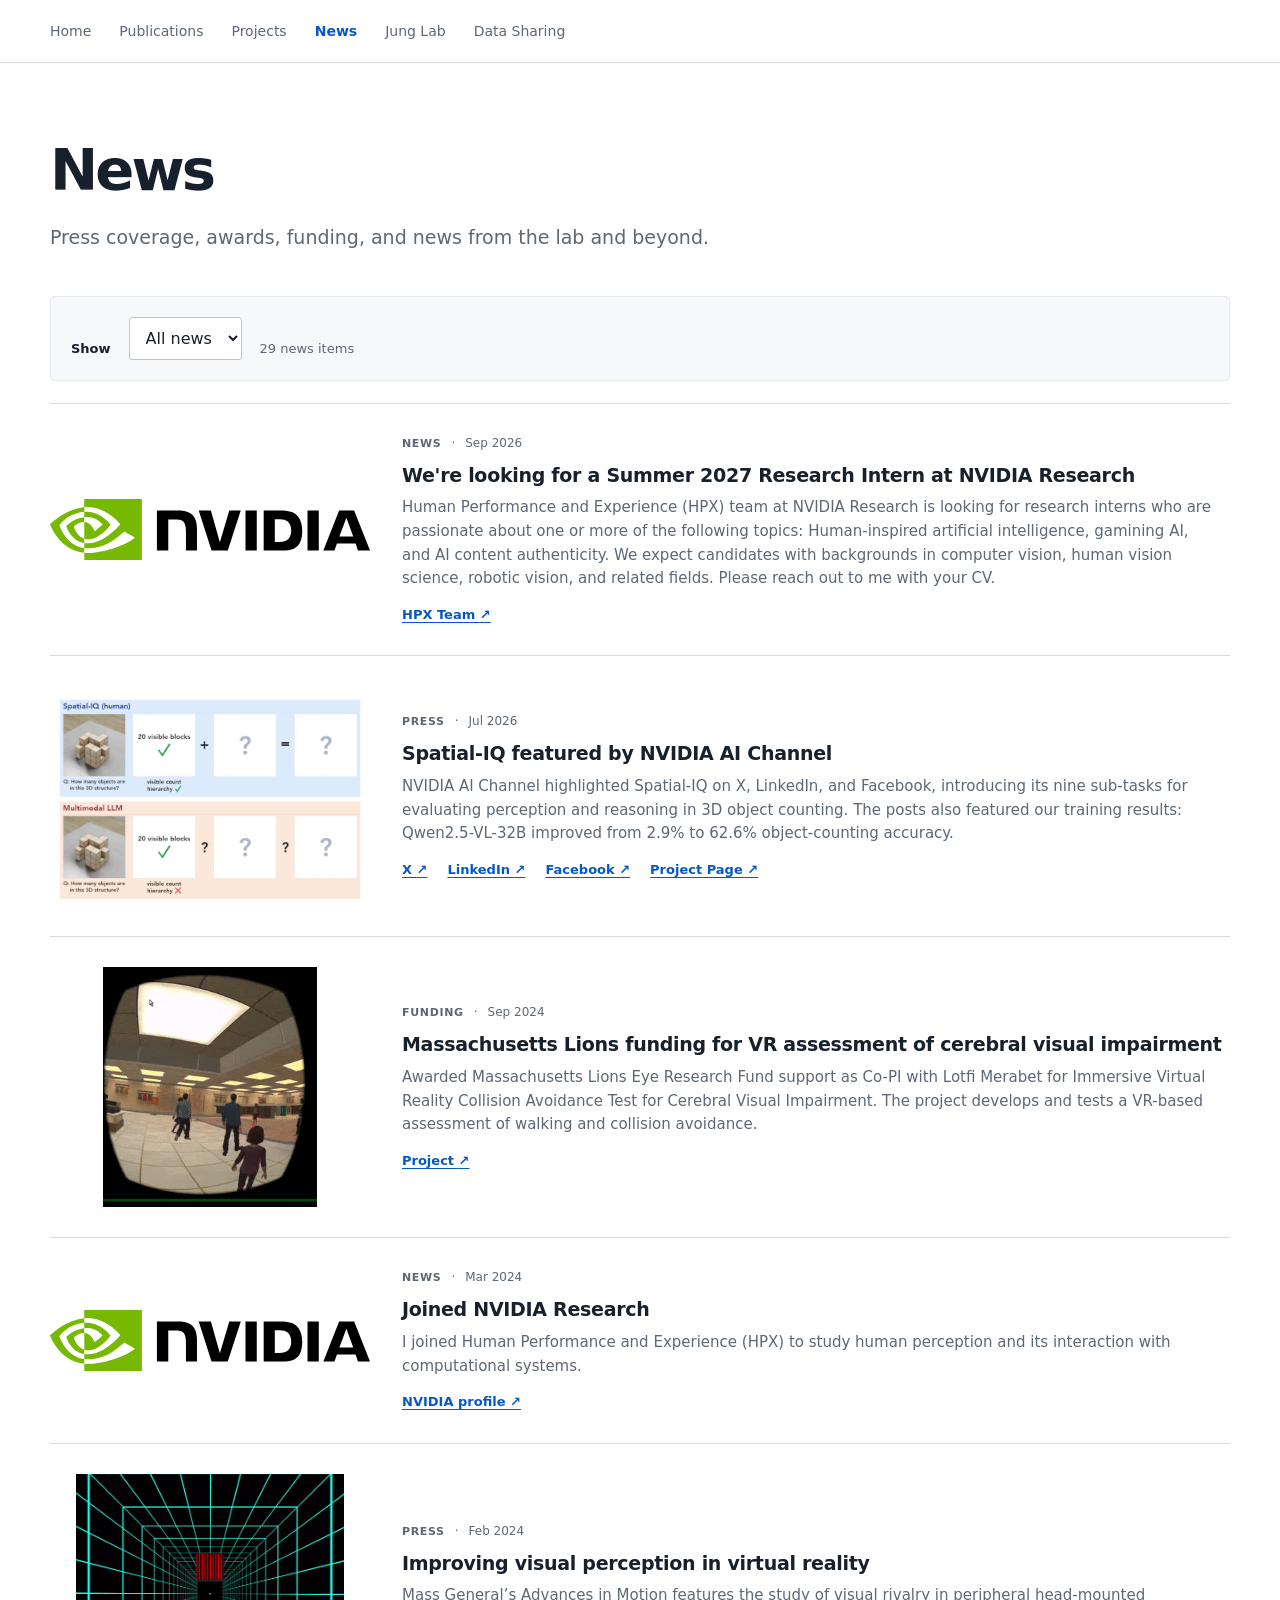
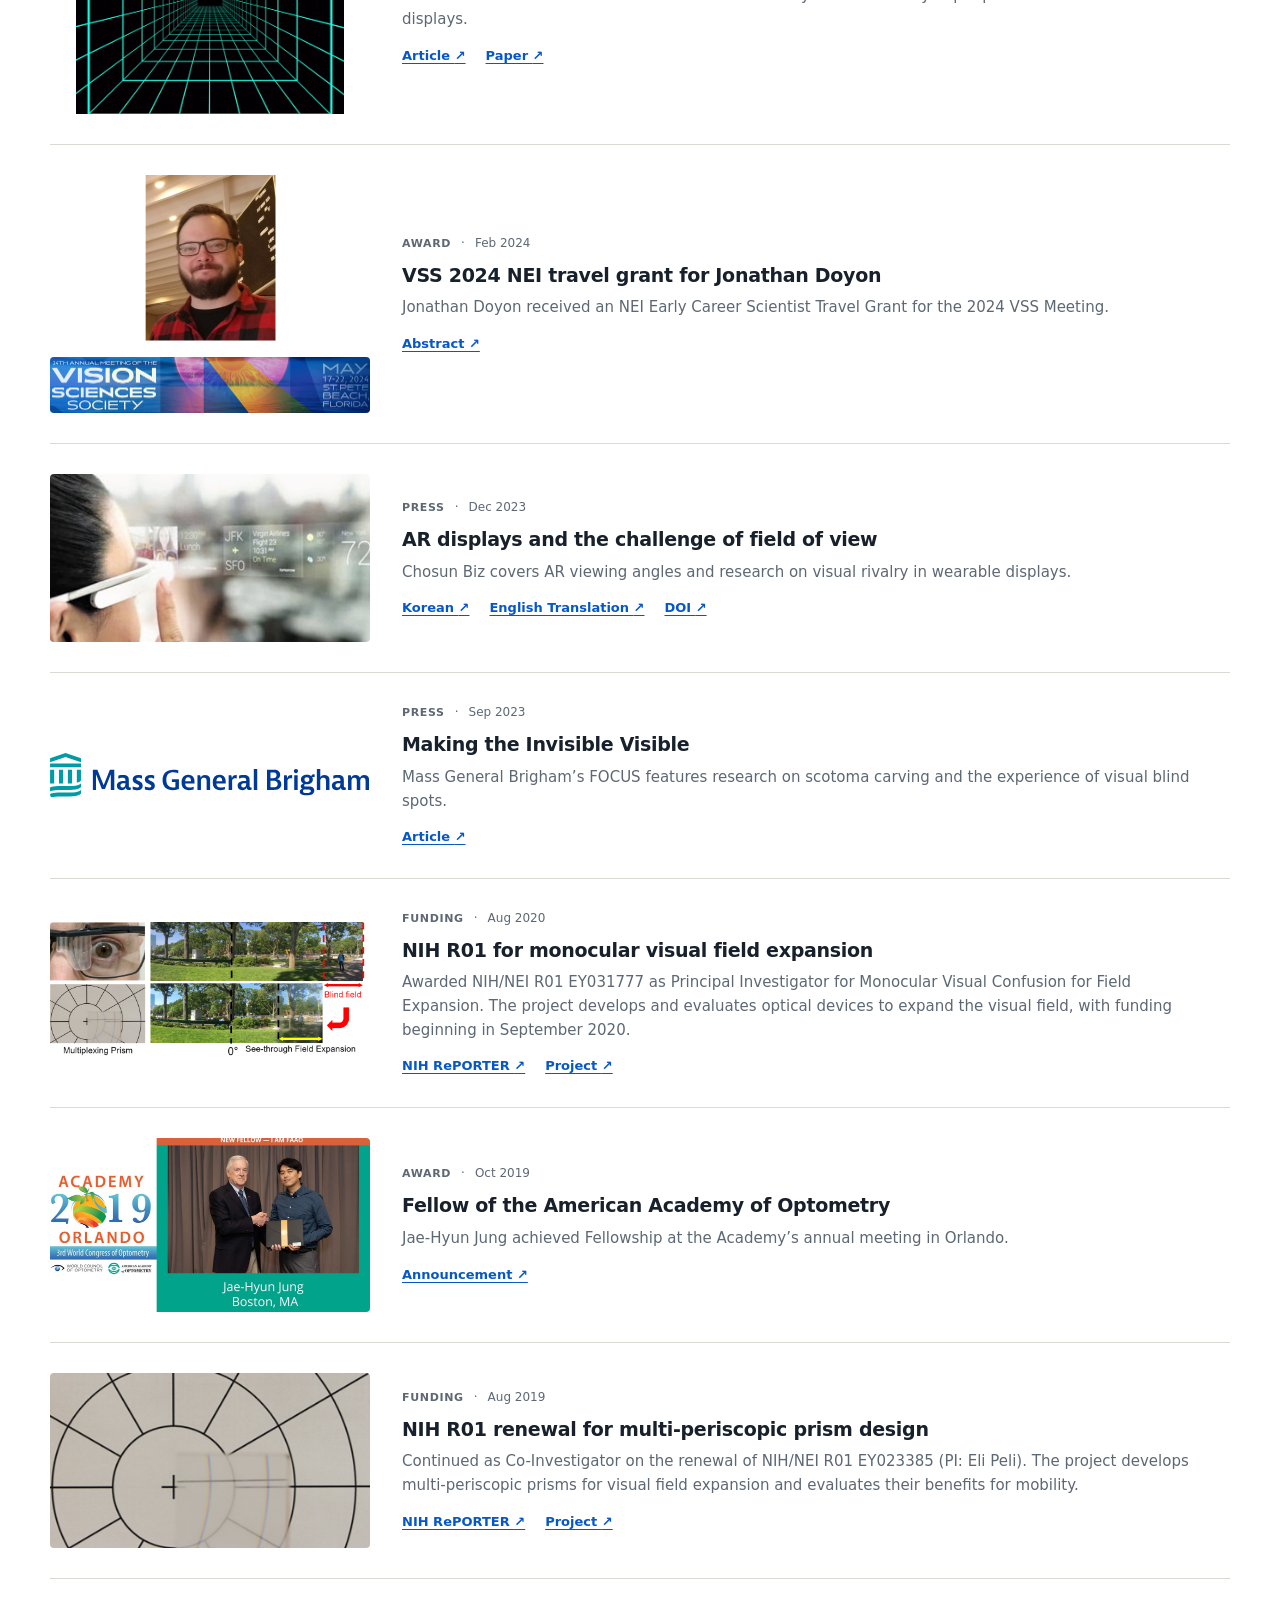
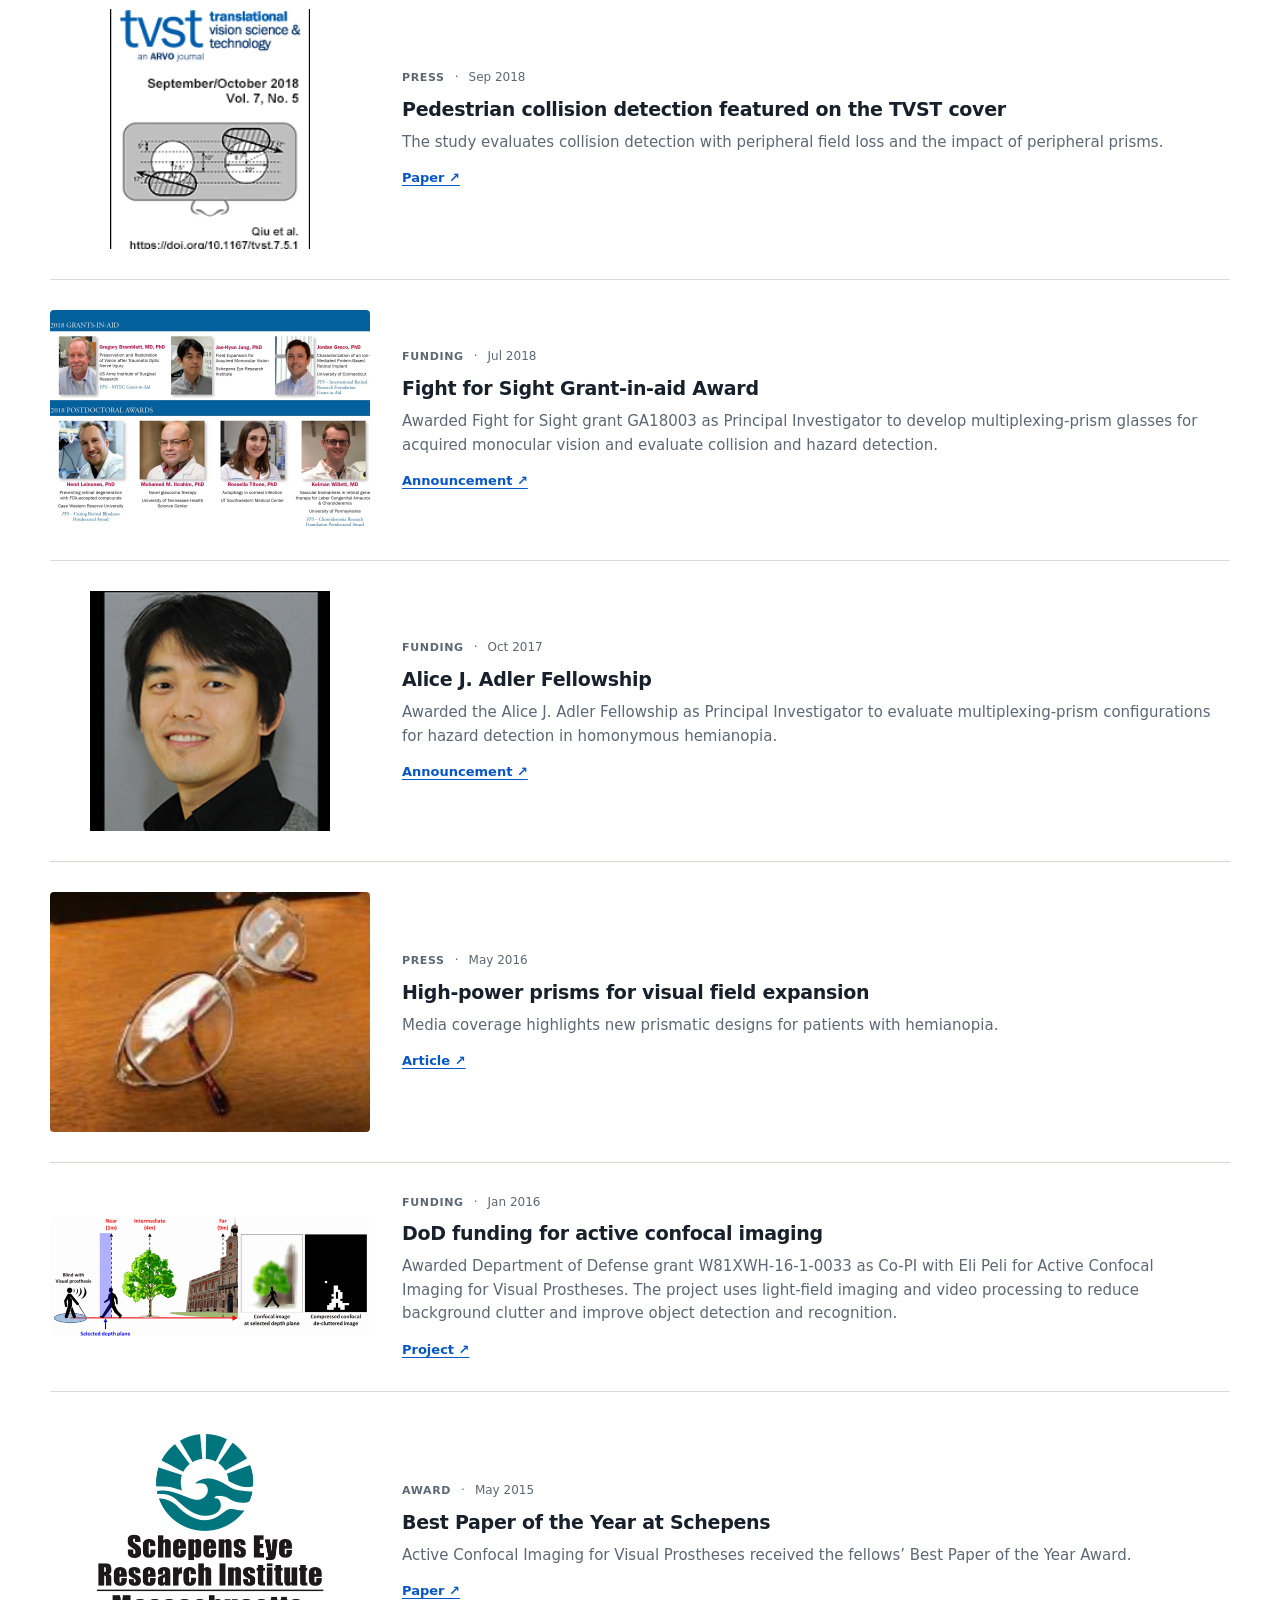
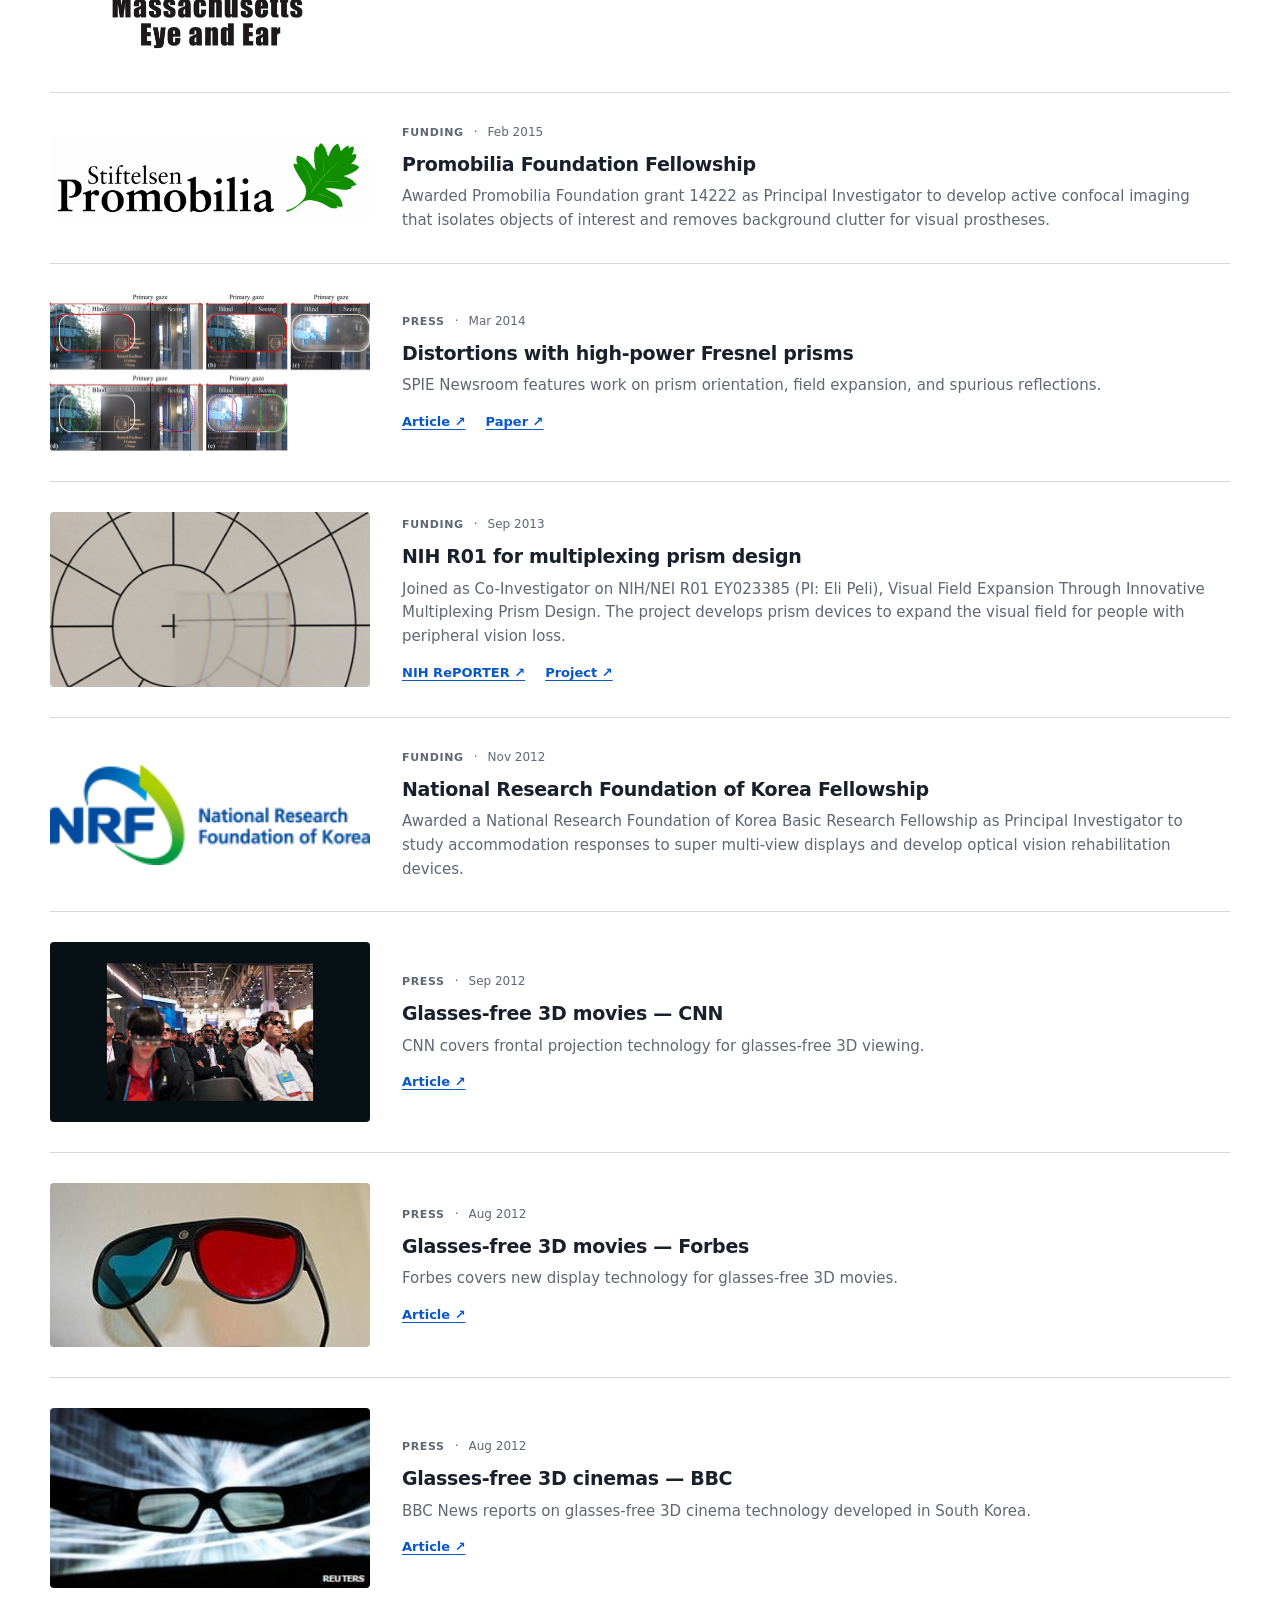
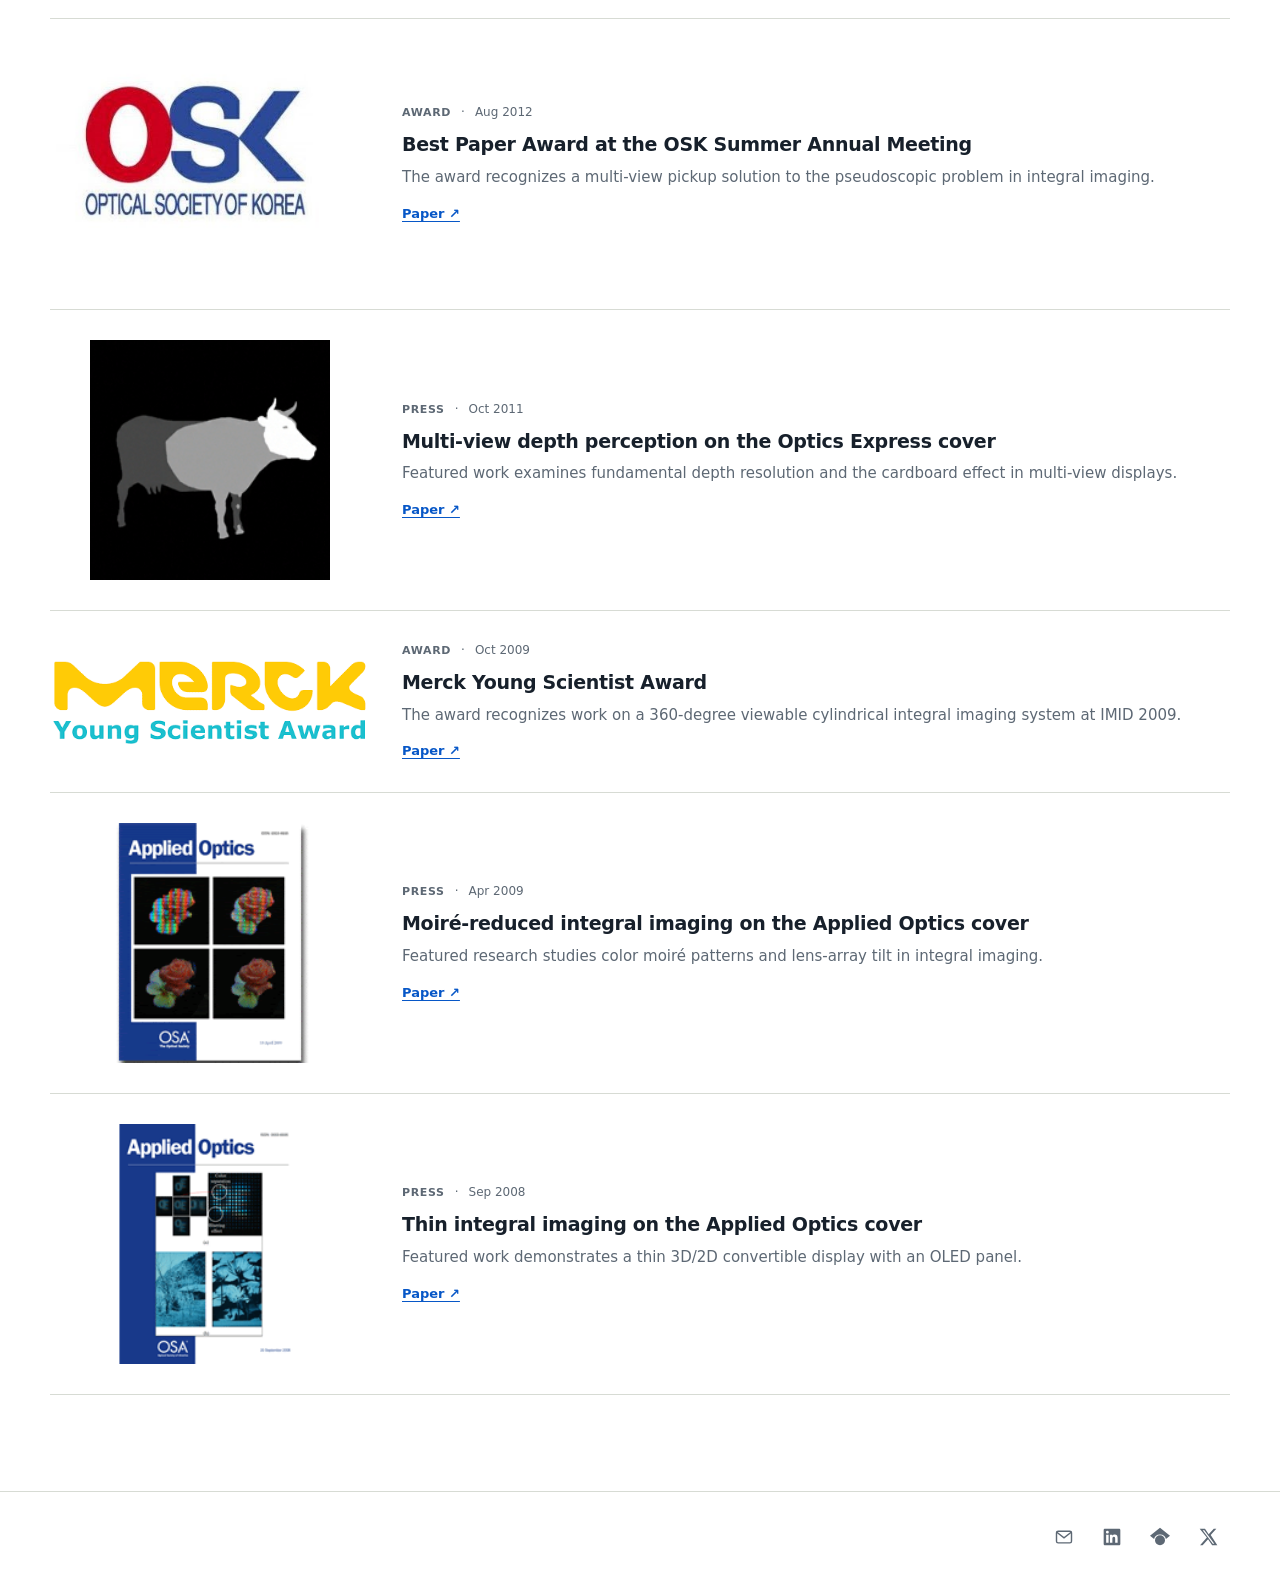
<file: updates/index.html>
<!doctype html>
<html lang="en">
<head>
  <!-- Google tag (gtag.js) -->
  <script async src="https://www.googletagmanager.com/gtag/js?id=G-EVFXS4H6M3"></script>
  <script>
    window.dataLayer = window.dataLayer || [];
    function gtag(){dataLayer.push(arguments);}
    gtag('js', new Date());
    gtag('config', 'G-EVFXS4H6M3');
  </script>
  <meta charset="utf-8">
  <meta name="viewport" content="width=device-width, initial-scale=1">
  <link rel="icon" type="image/png" href="[data-uri]">
  <meta name="description" content="Press coverage, awards, funding, and milestones from Jae-Hyun Jung and the Jung Lab.">
  <title>News — Jae-Hyun Jung</title>
  <link rel="stylesheet" href="../assets/site.css">
  <script src="../assets/site.js" defer></script>
</head>
<body>
  <a class="skip-link" href="#main">Skip to content</a>
  <header class="site-header"><div class="shell masthead"><nav class="nav" aria-label="Primary navigation"><a href="../index.html">Home</a>
<a href="../publications/index.html">Publications</a>
<a href="../projects/index.html">Projects</a>
<a href="../updates/index.html" aria-current="page">News</a>
<a href="../junglab/index.html">Jung Lab</a>
<a href="../data-sharing/index.html">Data Sharing</a></nav></div></header>
  <main class="shell" id="main"><header class="page-intro"><h1>News</h1><p class="lead">Press coverage, awards, funding, and news from the lab and beyond.</p></header><div class="filter-bar" data-update-filters hidden><label for="update-category">Show</label><select id="update-category"><option value="">All news</option><option>Award</option><option>Funding</option><option>News</option><option>Press</option></select><span class="result-count" id="update-count" aria-live="polite"></span></div><ol class="updates-list"><li id="update-6" data-category="News"><div class="record-content with-teaser"><figure class="teaser"><a class="teaser-link" href="https://research.nvidia.com/labs/hpx/"><img src="../assets/logos/Nvidia.svg" width="2500" height="475" alt="NVIDIA logo" loading="lazy" decoding="async"></a></figure><div class="record-text"><div class="record-meta"><span class="category">News</span><span aria-hidden="true">·</span><time datetime="2026-09">Sep 2026</time></div><h3>We&#x27;re looking for a Summer 2027 Research Intern at NVIDIA Research</h3><p>Human Performance and Experience (HPX) team at NVIDIA Research is looking for research interns who are passionate about one or more of the following topics: Human-inspired artificial intelligence, gamining AI, and AI content authenticity. We expect candidates with backgrounds in computer vision, human vision science, robotic vision, and related fields. Please reach out to me with your CV.</p><div class="resource-links"><a href="https://research.nvidia.com/labs/hpx/">HPX Team <span aria-hidden="true">↗</span></a></div></div></div></li><li id="update-28" data-category="Press"><div class="record-content with-teaser"><figure class="teaser"><a class="teaser-link" href="https://x.com/NVIDIAAI/status/2083258269875798275"><img src="../assets/teasers/spatial-iq-nvidia-ai.gif" width="800" height="550" alt="NVIDIA AI’s Spatial-IQ animation comparing human and multimodal model reasoning about visible and hidden blocks in a 3D structure." loading="lazy" decoding="async"></a></figure><div class="record-text"><div class="record-meta"><span class="category">Press</span><span aria-hidden="true">·</span><time datetime="2026-07-31">Jul 2026</time></div><h3>Spatial-IQ featured by NVIDIA AI Channel</h3><p>NVIDIA AI Channel highlighted Spatial-IQ on X, LinkedIn, and Facebook, introducing its nine sub-tasks for evaluating perception and reasoning in 3D object counting. The posts also featured our training results: Qwen2.5-VL-32B improved from 2.9% to 62.6% object-counting accuracy.</p><div class="resource-links"><a href="https://x.com/NVIDIAAI/status/2083258269875798275">X <span aria-hidden="true">↗</span></a><a href="https://www.linkedin.com/feed/update/urn:li:share:7489023975759544320/">LinkedIn <span aria-hidden="true">↗</span></a><a href="https://www.facebook.com/reel/1711421056715713/">Facebook <span aria-hidden="true">↗</span></a><a href="https://nvidia.github.io/Spatial-IQ/">Project Page <span aria-hidden="true">↗</span></a></div></div></div></li><li id="update-33" data-category="Funding"><div class="record-content with-teaser"><figure class="teaser"><a class="teaser-link" href="../projects/index.html#vr-mobility"><img src="../assets/projects/project-1-1.gif" width="300" height="338" alt="Immersive virtual reality walking simulation for mobility research." loading="lazy" decoding="async"></a></figure><div class="record-text"><div class="record-meta"><span class="category">Funding</span><span aria-hidden="true">·</span><time datetime="2024-09">Sep 2024</time></div><h3>Massachusetts Lions funding for VR assessment of cerebral visual impairment</h3><p>Awarded Massachusetts Lions Eye Research Fund support as Co-PI with Lotfi Merabet for Immersive Virtual Reality Collision Avoidance Test for Cerebral Visual Impairment. The project develops and tests a VR-based assessment of walking and collision avoidance.</p><div class="resource-links"><a href="../projects/index.html#vr-mobility">Project <span aria-hidden="true">↗</span></a></div></div></div></li><li id="update-6" data-category="News"><div class="record-content with-teaser"><figure class="teaser"><a class="teaser-link" href="https://research.nvidia.com/person/jae-hyun-jung"><img src="../assets/logos/Nvidia.svg" width="2500" height="475" alt="NVIDIA logo" loading="lazy" decoding="async"></a></figure><div class="record-text"><div class="record-meta"><span class="category">News</span><span aria-hidden="true">·</span><time datetime="2024-03">Mar 2024</time></div><h3>Joined NVIDIA Research</h3><p>I joined Human Performance and Experience (HPX) to study human perception and its interaction with computational systems.</p><div class="resource-links"><a href="https://research.nvidia.com/person/jae-hyun-jung">NVIDIA profile <span aria-hidden="true">↗</span></a></div></div></div></li><li id="update-7" data-category="Press"><span id="h.5d9kmrgkl4za" class="legacy-anchor" aria-hidden="true"></span><span id="h.5d9kmrgkl4za_l" class="legacy-anchor" aria-hidden="true"></span><span id="h.uumgpo4e0wwx" class="legacy-anchor" aria-hidden="true"></span><span id="h.uumgpo4e0wwx_l" class="legacy-anchor" aria-hidden="true"></span><div class="record-content with-teaser"><figure class="teaser"><a class="teaser-link" href="https://advances.massgeneral.org/ophthalmology/journal.aspx?id=2589"><img src="../assets/teasers/original-update-image-1.gif" width="600" height="539" alt="Original announcement image: Improving visual perception in virtual reality" loading="lazy" decoding="async"></a></figure><div class="record-text"><div class="record-meta"><span class="category">Press</span><span aria-hidden="true">·</span><time datetime="2024-02-14">Feb 2024</time></div><h3>Improving visual perception in virtual reality</h3><p>Mass General’s Advances in Motion features the study of visual rivalry in peripheral head-mounted displays.</p><div class="resource-links"><a href="https://advances.massgeneral.org/ophthalmology/journal.aspx?id=2589">Article <span aria-hidden="true">↗</span></a><a href="https://doi.org/10.1038/s41598-023-47427-8">Paper <span aria-hidden="true">↗</span></a></div></div></div></li><li id="update-8" data-category="Award"><span id="h.z2dol9v2o2il" class="legacy-anchor" aria-hidden="true"></span><span id="h.z2dol9v2o2il_l" class="legacy-anchor" aria-hidden="true"></span><span id="h.wu3qzwfmije3" class="legacy-anchor" aria-hidden="true"></span><span id="h.wu3qzwfmije3_l" class="legacy-anchor" aria-hidden="true"></span><div class="record-content with-teaser"><div class="teaser-gallery"><figure class="teaser"><a class="teaser-link" href="https://jov.arvojournals.org/article.aspx?articleid=2801924"><img src="../assets/teasers/original-update-image-2.png" width="1280" height="672" alt="Original announcement image: NEI travel grant for Jonathan Doyon" loading="lazy" decoding="async"></a></figure><figure class="teaser"><a class="teaser-link" href="https://jov.arvojournals.org/article.aspx?articleid=2801924"><img src="../assets/teasers/original-update-image-3.png" width="1280" height="226" alt="Original announcement image: NEI travel grant for Jonathan Doyon" loading="lazy" decoding="async"></a></figure></div><div class="record-text"><div class="record-meta"><span class="category">Award</span><span aria-hidden="true">·</span><time datetime="2024-02">Feb 2024</time></div><h3>VSS 2024 NEI travel grant for Jonathan Doyon</h3><p>Jonathan Doyon received an NEI Early Career Scientist Travel Grant for the 2024 VSS Meeting.</p><div class="resource-links"><a href="https://jov.arvojournals.org/article.aspx?articleid=2801924">Abstract <span aria-hidden="true">↗</span></a></div></div></div></li><li id="update-9" data-category="Press"><span id="h.z8ujltlfkdbo" class="legacy-anchor" aria-hidden="true"></span><span id="h.z8ujltlfkdbo_l" class="legacy-anchor" aria-hidden="true"></span><span id="h.gf804t1y2whr" class="legacy-anchor" aria-hidden="true"></span><span id="h.gf804t1y2whr_l" class="legacy-anchor" aria-hidden="true"></span><div class="record-content with-teaser"><figure class="teaser"><a class="teaser-link" href="https://biz.chosun.com/science-chosun/technology/2023/12/27/SFHRXRQJPFEUVDIM2T6AK7UUAM/?utm_source=naver&amp;utm_medium=original&amp;utm_campaign=biz"><img src="../assets/teasers/news-9.jpg" width="480" height="252" alt="Augmented information seen through wearable AR glasses." loading="lazy" decoding="async"></a></figure><div class="record-text"><div class="record-meta"><span class="category">Press</span><span aria-hidden="true">·</span><time datetime="2023-12-27">Dec 2023</time></div><h3>AR displays and the challenge of field of view</h3><p>Chosun Biz covers AR viewing angles and research on visual rivalry in wearable displays.</p><div class="resource-links"><a href="https://biz.chosun.com/science-chosun/technology/2023/12/27/SFHRXRQJPFEUVDIM2T6AK7UUAM/?utm_source=naver&amp;utm_medium=original&amp;utm_campaign=biz">Korean <span aria-hidden="true">↗</span></a><a href="https://biz-chosun-com.translate.goog/science-chosun/technology/2023/12/27/SFHRXRQJPFEUVDIM2T6AK7UUAM/?utm_source=naver&amp;utm_medium=original&amp;utm_campaign=biz&amp;_x_tr_sl=auto&amp;_x_tr_tl=en&amp;_x_tr_hl=en&amp;_x_tr_pto=wapp">English Translation <span aria-hidden="true">↗</span></a><a href="https://doi.org/10.1038/s41598-023-47427-8">DOI <span aria-hidden="true">↗</span></a></div></div></div></li><li id="update-10" data-category="Press"><span id="h.hmd8vheknvha" class="legacy-anchor" aria-hidden="true"></span><span id="h.hmd8vheknvha_l" class="legacy-anchor" aria-hidden="true"></span><div class="record-content with-teaser"><figure class="teaser"><a class="teaser-link" href="https://focus.masseyeandear.org/making-the-invisible-visible-one-researchers-quest-to-simulate-visual-blind-spots/"><img src="../assets/logos/mass-general-brigham.svg" width="259.0" height="36.0" alt="Mass General Brigham logo" loading="lazy" decoding="async"></a></figure><div class="record-text"><div class="record-meta"><span class="category">Press</span><span aria-hidden="true">·</span><time datetime="2023-09-08">Sep 2023</time></div><h3>Making the Invisible Visible</h3><p>Mass General Brigham’s FOCUS features research on scotoma carving and the experience of visual blind spots.</p><div class="resource-links"><a href="https://focus.masseyeandear.org/making-the-invisible-visible-one-researchers-quest-to-simulate-visual-blind-spots/">Article <span aria-hidden="true">↗</span></a></div></div></div></li><li id="update-29" data-category="Funding"><div class="record-content with-teaser"><figure class="teaser"><a class="teaser-link" href="https://reporter.nih.gov/project-details/10030789"><img src="../assets/projects/project-2-2.png" width="1024" height="457" alt="Prism-based visual field expansion for monocular vision." loading="lazy" decoding="async"></a></figure><div class="record-text"><div class="record-meta"><span class="category">Funding</span><span aria-hidden="true">·</span><time datetime="2020-08-03">Aug 2020</time></div><h3>NIH R01 for monocular visual field expansion</h3><p>Awarded NIH/NEI R01 EY031777 as Principal Investigator for Monocular Visual Confusion for Field Expansion. The project develops and evaluates optical devices to expand the visual field, with funding beginning in September 2020.</p><div class="resource-links"><a href="https://reporter.nih.gov/project-details/10030789">NIH RePORTER <span aria-hidden="true">↗</span></a><a href="../projects/index.html#field-expansion">Project <span aria-hidden="true">↗</span></a></div></div></div></li><li id="update-11" data-category="Award"><span id="h.cq58lrk4gby2" class="legacy-anchor" aria-hidden="true"></span><span id="h.cq58lrk4gby2_l" class="legacy-anchor" aria-hidden="true"></span><span id="h.hwtbe1mzoaf8" class="legacy-anchor" aria-hidden="true"></span><span id="h.hwtbe1mzoaf8_l" class="legacy-anchor" aria-hidden="true"></span><div class="record-content with-teaser"><figure class="teaser"><a class="teaser-link" href="https://mailchi.mp/6c7972c8b653/e-forum-nov1-652061?e=ebd5b0c6dd#Dr.%20Jae-Hyun"><img src="../assets/teasers/news-17.jpg" width="1280" height="694" alt="Jae-Hyun Jung at the 2019 American Academy of Optometry Fellowship ceremony." loading="lazy" decoding="async"></a></figure><div class="record-text"><div class="record-meta"><span class="category">Award</span><span aria-hidden="true">·</span><time datetime="2019-10-23">Oct 2019</time></div><h3>Fellow of the American Academy of Optometry</h3><p>Jae-Hyun Jung achieved Fellowship at the Academy’s annual meeting in Orlando.</p><div class="resource-links"><a href="https://mailchi.mp/6c7972c8b653/e-forum-nov1-652061?e=ebd5b0c6dd#Dr.%20Jae-Hyun">Announcement <span aria-hidden="true">↗</span></a></div></div></div></li><li id="update-30" data-category="Funding"><div class="record-content with-teaser"><figure class="teaser"><a class="teaser-link" href="https://reporter.nih.gov/project-details/9739539"><img src="../assets/projects/project-2-1.png" width="373" height="204" alt="Prism device illustrated against a visual field measurement grid." loading="lazy" decoding="async"></a></figure><div class="record-text"><div class="record-meta"><span class="category">Funding</span><span aria-hidden="true">·</span><time datetime="2019-08-29">Aug 2019</time></div><h3>NIH R01 renewal for multi-periscopic prism design</h3><p>Continued as Co-Investigator on the renewal of NIH/NEI R01 EY023385 (PI: Eli Peli). The project develops multi-periscopic prisms for visual field expansion and evaluates their benefits for mobility.</p><div class="resource-links"><a href="https://reporter.nih.gov/project-details/9739539">NIH RePORTER <span aria-hidden="true">↗</span></a><a href="../projects/index.html#field-expansion">Project <span aria-hidden="true">↗</span></a></div></div></div></li><li id="update-13" data-category="Press"><span id="h.7d7hfxacp9tu" class="legacy-anchor" aria-hidden="true"></span><span id="h.7d7hfxacp9tu_l" class="legacy-anchor" aria-hidden="true"></span><span id="h.72raovvghbbf" class="legacy-anchor" aria-hidden="true"></span><span id="h.72raovvghbbf_l" class="legacy-anchor" aria-hidden="true"></span><div class="record-content with-teaser"><figure class="teaser"><a class="teaser-link" href="https://doi.org/10.1167/tvst.7.5.1"><img src="../assets/teasers/news-23.gif" width="175" height="210" alt="TVST cover featuring pedestrian collision detection with peripheral field loss." loading="lazy" decoding="async"></a></figure><div class="record-text"><div class="record-meta"><span class="category">Press</span><span aria-hidden="true">·</span><time datetime="2018-09-04">Sep 2018</time></div><h3>Pedestrian collision detection featured on the TVST cover</h3><p>The study evaluates collision detection with peripheral field loss and the impact of peripheral prisms.</p><div class="resource-links"><a href="https://doi.org/10.1167/tvst.7.5.1">Paper <span aria-hidden="true">↗</span></a></div></div></div></li><li id="update-12" data-category="Funding"><span id="h.61i3oe8rls5x" class="legacy-anchor" aria-hidden="true"></span><span id="h.61i3oe8rls5x_l" class="legacy-anchor" aria-hidden="true"></span><span id="h.mogk6df4ccc4" class="legacy-anchor" aria-hidden="true"></span><span id="h.mogk6df4ccc4_l" class="legacy-anchor" aria-hidden="true"></span><div class="record-content with-teaser"><figure class="teaser"><a class="teaser-link" href="https://www.facebook.com/fightforsight/posts/10157743005958475?__cft__[0]=AZVLoCweEra9cLebGxPi9K1BmN3miIb39Lquca93thXS-5gjiQtwQgjiu0pB4Qm1yVMfUSPUlwhrS5-ywi3xCb7LDYRfPG14souHVlnFfSjmOncUbbr89t2utxh0qosIDqM&amp;__tn__=*F"><img src="../assets/teasers/original-update-image-7.jpg" width="1280" height="880" alt="Original announcement image: Fight for Sight Grant-in-aid Award" loading="lazy" decoding="async"></a></figure><div class="record-text"><div class="record-meta"><span class="category">Funding</span><span aria-hidden="true">·</span><time datetime="2018-07">Jul 2018</time></div><h3>Fight for Sight Grant-in-aid Award</h3><p>Awarded Fight for Sight grant GA18003 as Principal Investigator to develop multiplexing-prism glasses for acquired monocular vision and evaluate collision and hazard detection.</p><div class="resource-links"><a href="https://www.facebook.com/fightforsight/posts/10157743005958475?__cft__[0]=AZVLoCweEra9cLebGxPi9K1BmN3miIb39Lquca93thXS-5gjiQtwQgjiu0pB4Qm1yVMfUSPUlwhrS5-ywi3xCb7LDYRfPG14souHVlnFfSjmOncUbbr89t2utxh0qosIDqM&amp;__tn__=*F">Announcement <span aria-hidden="true">↗</span></a></div></div></div></li><li id="update-14" data-category="Funding"><span id="h.mk66inrnq7vc" class="legacy-anchor" aria-hidden="true"></span><span id="h.mk66inrnq7vc_l" class="legacy-anchor" aria-hidden="true"></span><div class="record-content with-teaser"><figure class="teaser"><a class="teaser-link" href="https://research.bidmc.org/eye/news/jae-hyun-jung-phd-receives-2017-alice-j-adler-fellowship"><img src="../assets/teasers/alice-adler-fellowship.jpg" width="250" height="250" alt="Jae-Hyun Jung portrait accompanying the 2017 Alice J. Adler Fellowship announcement." loading="lazy" decoding="async"></a></figure><div class="record-text"><div class="record-meta"><span class="category">Funding</span><span aria-hidden="true">·</span><time datetime="2017-10">Oct 2017</time></div><h3>Alice J. Adler Fellowship</h3><p>Awarded the Alice J. Adler Fellowship as Principal Investigator to evaluate multiplexing-prism configurations for hazard detection in homonymous hemianopia.</p><div class="resource-links"><a href="https://research.bidmc.org/eye/news/jae-hyun-jung-phd-receives-2017-alice-j-adler-fellowship">Announcement <span aria-hidden="true">↗</span></a></div></div></div></li><li id="update-15" data-category="Press"><span id="h.dpwuuglxjg4w" class="legacy-anchor" aria-hidden="true"></span><span id="h.dpwuuglxjg4w_l" class="legacy-anchor" aria-hidden="true"></span><div class="record-content with-teaser"><figure class="teaser"><a class="teaser-link" href="https://www.eurekalert.org/news-releases/577253"><img src="../assets/teasers/original-update-image-10.jpg" width="200" height="150" alt="Original announcement image: High-power prisms for visual field expansion" loading="lazy" decoding="async"></a></figure><div class="record-text"><div class="record-meta"><span class="category">Press</span><span aria-hidden="true">·</span><time datetime="2016-05-17">May 2016</time></div><h3>High-power prisms for visual field expansion</h3><p>Media coverage highlights new prismatic designs for patients with hemianopia.</p><div class="resource-links"><a href="https://www.eurekalert.org/news-releases/577253">Article <span aria-hidden="true">↗</span></a></div></div></div></li><li id="update-31" data-category="Funding"><div class="record-content with-teaser"><figure class="teaser"><a class="teaser-link" href="../projects/index.html#active-confocal"><img src="../assets/projects/project-4-1.gif" width="1280" height="473" alt="Active confocal imaging selects objects by depth to reduce background clutter." loading="lazy" decoding="async"></a></figure><div class="record-text"><div class="record-meta"><span class="category">Funding</span><span aria-hidden="true">·</span><time datetime="2016-01">Jan 2016</time></div><h3>DoD funding for active confocal imaging</h3><p>Awarded Department of Defense grant W81XWH-16-1-0033 as Co-PI with Eli Peli for Active Confocal Imaging for Visual Prostheses. The project uses light-field imaging and video processing to reduce background clutter and improve object detection and recognition.</p><div class="resource-links"><a href="../projects/index.html#active-confocal">Project <span aria-hidden="true">↗</span></a></div></div></div></li><li id="update-16" data-category="Award"><span id="h.k53ejho8dsrq" class="legacy-anchor" aria-hidden="true"></span><span id="h.k53ejho8dsrq_l" class="legacy-anchor" aria-hidden="true"></span><span id="h.xlo9e245ihei" class="legacy-anchor" aria-hidden="true"></span><span id="h.xlo9e245ihei_l" class="legacy-anchor" aria-hidden="true"></span><div class="record-content with-teaser"><figure class="teaser"><a class="teaser-link" href="http://www.sciencedirect.com/science/article/pii/S0042698914002569"><img src="../assets/teasers/news-34.png" width="924" height="959" alt="Schepens Eye Research Institute, host of the Best Paper of the Year Award." loading="lazy" decoding="async"></a></figure><div class="record-text"><div class="record-meta"><span class="category">Award</span><span aria-hidden="true">·</span><time datetime="2015-05-01">May 2015</time></div><h3>Best Paper of the Year at Schepens</h3><p>Active Confocal Imaging for Visual Prostheses received the fellows’ Best Paper of the Year Award.</p><div class="resource-links"><a href="http://www.sciencedirect.com/science/article/pii/S0042698914002569">Paper <span aria-hidden="true">↗</span></a></div></div></div></li><li id="update-17" data-category="Funding"><span id="h.w1wdtb2ab3fu" class="legacy-anchor" aria-hidden="true"></span><span id="h.w1wdtb2ab3fu_l" class="legacy-anchor" aria-hidden="true"></span><span id="h.2oanauujci8t" class="legacy-anchor" aria-hidden="true"></span><span id="h.2oanauujci8t_l" class="legacy-anchor" aria-hidden="true"></span><div class="record-content with-teaser"><figure class="teaser"><a class="teaser-link" href="#update-17"><img src="../assets/teasers/original-update-image-12.png" width="1080" height="282" alt="Original announcement image: Promobilia Foundation Fellowship" loading="lazy" decoding="async"></a></figure><div class="record-text"><div class="record-meta"><span class="category">Funding</span><span aria-hidden="true">·</span><time datetime="2015-02">Feb 2015</time></div><h3>Promobilia Foundation Fellowship</h3><p>Awarded Promobilia Foundation grant 14222 as Principal Investigator to develop active confocal imaging that isolates objects of interest and removes background clutter for visual prostheses.</p></div></div></li><li id="update-18" data-category="Press"><span id="h.gmehzlhew970" class="legacy-anchor" aria-hidden="true"></span><span id="h.gmehzlhew970_l" class="legacy-anchor" aria-hidden="true"></span><span id="h.q49pnpquafbi" class="legacy-anchor" aria-hidden="true"></span><span id="h.q49pnpquafbi_l" class="legacy-anchor" aria-hidden="true"></span><div class="record-content with-teaser"><figure class="teaser"><a class="teaser-link" href="https://spie.org/news/5350-distortions-to-visual-field-expansion-with-high-power-fresnel-prisms?SSO=1"><img src="../assets/teasers/news-41.jpg" width="1280" height="629" alt="Visual field expansion and prism distortions under different viewing conditions." loading="lazy" decoding="async"></a></figure><div class="record-text"><div class="record-meta"><span class="category">Press</span><span aria-hidden="true">·</span><time datetime="2014-03-11">Mar 2014</time></div><h3>Distortions with high-power Fresnel prisms</h3><p>SPIE Newsroom features work on prism orientation, field expansion, and spurious reflections.</p><div class="resource-links"><a href="https://spie.org/news/5350-distortions-to-visual-field-expansion-with-high-power-fresnel-prisms?SSO=1">Article <span aria-hidden="true">↗</span></a><a href="http://dx.doi.org/10.1117/1.OE.53.6.061707">Paper <span aria-hidden="true">↗</span></a></div></div></div></li><li id="update-32" data-category="Funding"><div class="record-content with-teaser"><figure class="teaser"><a class="teaser-link" href="https://reporter.nih.gov/project-details/8483428"><img src="../assets/projects/project-2-1.png" width="373" height="204" alt="Prism device illustrated against a visual field measurement grid." loading="lazy" decoding="async"></a></figure><div class="record-text"><div class="record-meta"><span class="category">Funding</span><span aria-hidden="true">·</span><time datetime="2013-09-17">Sep 2013</time></div><h3>NIH R01 for multiplexing prism design</h3><p>Joined as Co-Investigator on NIH/NEI R01 EY023385 (PI: Eli Peli), Visual Field Expansion Through Innovative Multiplexing Prism Design. The project develops prism devices to expand the visual field for people with peripheral vision loss.</p><div class="resource-links"><a href="https://reporter.nih.gov/project-details/8483428">NIH RePORTER <span aria-hidden="true">↗</span></a><a href="../projects/index.html#field-expansion">Project <span aria-hidden="true">↗</span></a></div></div></div></li><li id="update-19" data-category="Funding"><span id="h.lgzjp368rv8" class="legacy-anchor" aria-hidden="true"></span><span id="h.lgzjp368rv8_l" class="legacy-anchor" aria-hidden="true"></span><span id="h.5aq770u0xv5f" class="legacy-anchor" aria-hidden="true"></span><span id="h.5aq770u0xv5f_l" class="legacy-anchor" aria-hidden="true"></span><div class="record-content with-teaser"><figure class="teaser"><a class="teaser-link" href="#update-19"><img src="../assets/teasers/original-update-image-15.png" width="202" height="63" alt="Original announcement image: National Research Foundation of Korea Fellowship" loading="lazy" decoding="async"></a></figure><div class="record-text"><div class="record-meta"><span class="category">Funding</span><span aria-hidden="true">·</span><time datetime="2012-11">Nov 2012</time></div><h3>National Research Foundation of Korea Fellowship</h3><p>Awarded a National Research Foundation of Korea Basic Research Fellowship as Principal Investigator to study accommodation responses to super multi-view displays and develop optical vision rehabilitation devices.</p></div></div></li><li id="update-20" data-category="Press"><span id="h.gag4grdc7co0" class="legacy-anchor" aria-hidden="true"></span><span id="h.gag4grdc7co0_l" class="legacy-anchor" aria-hidden="true"></span><div class="record-content with-teaser"><figure class="teaser"><a class="teaser-link" href="https://www.cnn.com/2012/08/21/tech/innovation/3d-movies-no-glasses"><img src="../assets/teasers/original-update-image-16.jpg" width="512" height="288" alt="Original announcement image: Glasses-free 3D movies — CNN" loading="lazy" decoding="async"></a></figure><div class="record-text"><div class="record-meta"><span class="category">Press</span><span aria-hidden="true">·</span><time datetime="2012-09-08">Sep 2012</time></div><h3>Glasses-free 3D movies — CNN</h3><p>CNN covers frontal projection technology for glasses-free 3D viewing.</p><div class="resource-links"><a href="https://www.cnn.com/2012/08/21/tech/innovation/3d-movies-no-glasses">Article <span aria-hidden="true">↗</span></a></div></div></div></li><li id="update-21" data-category="Press"><span id="h.15qti4g4mvjo" class="legacy-anchor" aria-hidden="true"></span><span id="h.15qti4g4mvjo_l" class="legacy-anchor" aria-hidden="true"></span><div class="record-content with-teaser"><figure class="teaser"><a class="teaser-link" href="https://www.forbes.com/sites/davidthier/2012/08/22/new-technology-could-allow-for-glasses-free-3d-movies/?sh=6c163b6b758b"><img src="../assets/teasers/original-update-image-17.jpg" width="300" height="153" alt="Original announcement image: Glasses-free 3D movies — Forbes" loading="lazy" decoding="async"></a></figure><div class="record-text"><div class="record-meta"><span class="category">Press</span><span aria-hidden="true">·</span><time datetime="2012-08-22">Aug 2012</time></div><h3>Glasses-free 3D movies — Forbes</h3><p>Forbes covers new display technology for glasses-free 3D movies.</p><div class="resource-links"><a href="https://www.forbes.com/sites/davidthier/2012/08/22/new-technology-could-allow-for-glasses-free-3d-movies/?sh=6c163b6b758b">Article <span aria-hidden="true">↗</span></a></div></div></div></li><li id="update-22" data-category="Press"><span id="h.4aig6tdgizzx" class="legacy-anchor" aria-hidden="true"></span><span id="h.4aig6tdgizzx_l" class="legacy-anchor" aria-hidden="true"></span><div class="record-content with-teaser"><figure class="teaser"><a class="teaser-link" href="https://www.bbc.com/news/technology-19333872"><img src="../assets/teasers/original-update-image-18.jpg" width="976" height="549" alt="Original announcement image: Glasses-free 3D cinemas — BBC" loading="lazy" decoding="async"></a></figure><div class="record-text"><div class="record-meta"><span class="category">Press</span><span aria-hidden="true">·</span><time datetime="2012-08-21">Aug 2012</time></div><h3>Glasses-free 3D cinemas — BBC</h3><p>BBC News reports on glasses-free 3D cinema technology developed in South Korea.</p><div class="resource-links"><a href="https://www.bbc.com/news/technology-19333872">Article <span aria-hidden="true">↗</span></a></div></div></div></li><li id="update-23" data-category="Award"><span id="h.i5q7lbqvc6mu" class="legacy-anchor" aria-hidden="true"></span><span id="h.i5q7lbqvc6mu_l" class="legacy-anchor" aria-hidden="true"></span><span id="h.k9b3gg1r86le" class="legacy-anchor" aria-hidden="true"></span><span id="h.k9b3gg1r86le_l" class="legacy-anchor" aria-hidden="true"></span><div class="record-content with-teaser"><figure class="teaser"><a class="teaser-link" href="http://ol.osa.org/abstract.cfm?URI=ol-38-1-76"><img src="../assets/teasers/original-update-image-14.jpg" width="400" height="288" alt="Original announcement image: Best Paper Award at the OSK Summer Annual Meeting" loading="lazy" decoding="async"></a></figure><div class="record-text"><div class="record-meta"><span class="category">Award</span><span aria-hidden="true">·</span><time datetime="2012-08-01">Aug 2012</time></div><h3>Best Paper Award at the OSK Summer Annual Meeting</h3><p>The award recognizes a multi-view pickup solution to the pseudoscopic problem in integral imaging.</p><div class="resource-links"><a href="http://ol.osa.org/abstract.cfm?URI=ol-38-1-76">Paper <span aria-hidden="true">↗</span></a></div></div></div></li><li id="update-24" data-category="Press"><span id="h.zhalvmu1kaf9" class="legacy-anchor" aria-hidden="true"></span><span id="h.zhalvmu1kaf9_l" class="legacy-anchor" aria-hidden="true"></span><span id="h.uwwh9n3rx58g" class="legacy-anchor" aria-hidden="true"></span><span id="h.uwwh9n3rx58g_l" class="legacy-anchor" aria-hidden="true"></span><div class="record-content with-teaser"><figure class="teaser"><a class="teaser-link" href="http://www.opticsexpress.org/abstract.cfm?URI=oe-19-21-20468"><img src="../assets/teasers/original-update-image-19.gif" width="196" height="196" alt="Original announcement image: Multi-view depth perception on the Optics Express cover" loading="lazy" decoding="async"></a></figure><div class="record-text"><div class="record-meta"><span class="category">Press</span><span aria-hidden="true">·</span><time datetime="2011-10-10">Oct 2011</time></div><h3>Multi-view depth perception on the Optics Express cover</h3><p>Featured work examines fundamental depth resolution and the cardboard effect in multi-view displays.</p><div class="resource-links"><a href="http://www.opticsexpress.org/abstract.cfm?URI=oe-19-21-20468">Paper <span aria-hidden="true">↗</span></a></div></div></div></li><li id="update-25" data-category="Award"><span id="h.z5tgaf22xqnd" class="legacy-anchor" aria-hidden="true"></span><span id="h.z5tgaf22xqnd_l" class="legacy-anchor" aria-hidden="true"></span><span id="h.fifdak2hh1dr" class="legacy-anchor" aria-hidden="true"></span><span id="h.fifdak2hh1dr_l" class="legacy-anchor" aria-hidden="true"></span><div class="record-content with-teaser"><figure class="teaser"><a class="teaser-link" href="http://onlinelibrary.wiley.com/doi/10.1889/JSID18.7.527/abstract"><img src="../assets/teasers/original-update-image-20.png" width="432" height="116" alt="Original announcement image: Merck Young Scientist Award" loading="lazy" decoding="async"></a></figure><div class="record-text"><div class="record-meta"><span class="category">Award</span><span aria-hidden="true">·</span><time datetime="2009-10-15">Oct 2009</time></div><h3>Merck Young Scientist Award</h3><p>The award recognizes work on a 360-degree viewable cylindrical integral imaging system at IMID 2009.</p><div class="resource-links"><a href="http://onlinelibrary.wiley.com/doi/10.1889/JSID18.7.527/abstract">Paper <span aria-hidden="true">↗</span></a></div></div></div></li><li id="update-26" data-category="Press"><span id="h.5isd3rc5v978" class="legacy-anchor" aria-hidden="true"></span><span id="h.5isd3rc5v978_l" class="legacy-anchor" aria-hidden="true"></span><span id="h.vmk2ddeht1l1" class="legacy-anchor" aria-hidden="true"></span><span id="h.vmk2ddeht1l1_l" class="legacy-anchor" aria-hidden="true"></span><div class="record-content with-teaser"><figure class="teaser"><a class="teaser-link" href="http://ao.osa.org/abstract.cfm?URI=ao-48-11-2178"><img src="../assets/teasers/news-71.gif" width="196" height="198" alt="Applied Optics cover featuring moiré patterns in integral imaging." loading="lazy" decoding="async"></a></figure><div class="record-text"><div class="record-meta"><span class="category">Press</span><span aria-hidden="true">·</span><time datetime="2009-04-10">Apr 2009</time></div><h3>Moiré-reduced integral imaging on the Applied Optics cover</h3><p>Featured research studies color moiré patterns and lens-array tilt in integral imaging.</p><div class="resource-links"><a href="http://ao.osa.org/abstract.cfm?URI=ao-48-11-2178">Paper <span aria-hidden="true">↗</span></a></div></div></div></li><li id="update-27" data-category="Press"><span id="h.yrazehuby69r" class="legacy-anchor" aria-hidden="true"></span><span id="h.yrazehuby69r_l" class="legacy-anchor" aria-hidden="true"></span><span id="h.3qit2gxa3e91" class="legacy-anchor" aria-hidden="true"></span><span id="h.3qit2gxa3e91_l" class="legacy-anchor" aria-hidden="true"></span><div class="record-content with-teaser"><figure class="teaser"><a class="teaser-link" href="http://ao.osa.org/abstract.cfm?URI=ao-47-27-4927"><img src="../assets/teasers/news-74.gif" width="196" height="196" alt="Applied Optics cover featuring a thin integral imaging display." loading="lazy" decoding="async"></a></figure><div class="record-text"><div class="record-meta"><span class="category">Press</span><span aria-hidden="true">·</span><time datetime="2008-09-20">Sep 2008</time></div><h3>Thin integral imaging on the Applied Optics cover</h3><p>Featured work demonstrates a thin 3D/2D convertible display with an OLED panel.</p><div class="resource-links"><a href="http://ao.osa.org/abstract.cfm?URI=ao-47-27-4927">Paper <span aria-hidden="true">↗</span></a></div></div></div></li></ol></main>
  <footer><div class="shell footer-inner"><nav class="contact-links footer-links" aria-label="Footer contact and social profiles"><a class="contact-icon" href="mailto:Phd.Jaehyun.Jung@gmail.com" aria-label="Email Jae-Hyun Jung" title="Email">
  <svg viewBox="0 0 24 24" fill="none" stroke="currentColor" stroke-width="1.7" aria-hidden="true"><rect x="3" y="5" width="18" height="14" rx="2"/><path d="m3 6 9 7 9-7"/></svg>
</a>
<a class="contact-icon" href="https://www.linkedin.com/in/jae-hyun-jung" aria-label="LinkedIn profile" title="LinkedIn">
  <svg viewBox="0 0 24 24" fill="currentColor" aria-hidden="true"><path d="M20.45 2H3.55C2.69 2 2 2.68 2 3.52v16.96c0 .84.69 1.52 1.55 1.52h16.9c.86 0 1.55-.68 1.55-1.52V3.52c0-.84-.69-1.52-1.55-1.52ZM7.93 18.75H4.98V9.2h2.95v9.55ZM6.45 7.9a1.71 1.71 0 1 1 0-3.42 1.71 1.71 0 0 1 0 3.42Zm12.3 10.85H15.8V14.1c0-1.11-.02-2.54-1.55-2.54-1.55 0-1.79 1.21-1.79 2.46v4.73H9.51V9.2h2.83v1.3h.04c.39-.74 1.36-1.52 2.79-1.52 2.98 0 3.58 1.96 3.58 4.51v5.26Z"/></svg>
</a>
<a class="contact-icon" href="https://scholar.google.com/citations?hl=en&amp;user=ToRE6MYAAAAJ" aria-label="Google Scholar profile" title="Google Scholar">
  <svg viewBox="0 0 24 24" fill="currentColor" aria-hidden="true"><path d="M12 1 0 10.5l4.9 4A7.1 7.1 0 0 1 12 9a7.1 7.1 0 0 1 7.1 5.5l4.9-4L12 1Z"/><circle cx="12" cy="16" r="6"/></svg>
</a>
<a class="contact-icon" href="https://x.com/JaehyunJunglol" aria-label="X profile: @JaehyunJunglol" title="X">
  <svg viewBox="0 0 24 24" fill="currentColor" aria-hidden="true"><path d="M18.9 2H22l-6.77 7.74L23.2 22h-6.24l-4.89-7.42L5.58 22H2.45l8.17-9.34L2 2h6.4l4.42 6.74L18.9 2Zm-1.1 18h1.73L7.46 3.89H5.6L17.8 20Z"/></svg>
</a></nav></div></footer>
</body>
</html>
</file>
<file: assets/site.css>
:root {
        --canvas: #ffffff;
        --ink: #17202b;
        --muted: #5d6874;
        --line: #d7dbd4;
        --panel: #ffffff;
        --accent: #0757c7;
        --accent-soft: #e8f0fc;
        --max-width: 1180px;
      }

      * { box-sizing: border-box; }
      html { scroll-behavior: smooth; }
      body {
        margin: 0;
        background: var(--canvas);
        color: var(--ink);
        font-family: Inter, ui-sans-serif, system-ui, -apple-system, BlinkMacSystemFont, "Segoe UI", sans-serif;
        font-size: 16px;
        line-height: 1.58;
      }
      a { color: inherit; text-decoration-thickness: 1px; text-underline-offset: 3px; }
      a:hover { color: var(--accent); }
      .shell { width: min(calc(100% - 40px), var(--max-width)); margin: auto; }

      .site-header { border-bottom: 1px solid var(--line); background: var(--canvas); }
      .masthead { padding: 20px 0; }
      .nav { display: flex; flex-wrap: wrap; gap: 10px 28px; }
      .nav a { color: var(--muted); font-size: 14px; text-decoration: none; white-space: nowrap; }
      .nav a:hover { color: var(--accent); }
      .nav a[aria-current="page"] { color: var(--accent); font-weight: 700; }

      main { padding: 76px 0 96px; }
      .eyebrow { margin: 0 0 15px; color: var(--accent); font-size: 12px; font-weight: 800; letter-spacing: .1em; text-transform: uppercase; }
      .intro { display: grid; grid-template-columns: minmax(0, 1.7fr) minmax(250px, .8fr); align-items: start; gap: clamp(36px, 8vw, 110px); padding-bottom: 48px; border-bottom: 1px solid var(--line); }
      h1, h2, h3, p { margin-top: 0; }
      h1 { max-width: 760px; margin-bottom: 22px; font-size: clamp(36px, 4.5vw, 58px); letter-spacing: -.05em; line-height: 1.12; }
      .credentials { font-size: .55em; letter-spacing: -.025em; white-space: nowrap; }
      .intro-bio { margin-top: 26px; color: #384451; }
      .intro-bio p { margin-bottom: 16px; }
      .intro-bio p:last-child { margin-bottom: 0; }
      .intro-bio a { text-decoration-color: var(--line); }
      .profile-photo { display: block; width: 100%; max-width: 300px; height: auto; aspect-ratio: 1408 / 1766; object-fit: cover; object-position: center; justify-self: end; border-radius: 4px; }
      .contact-links { display: flex; align-items: center; flex-wrap: wrap; gap: 8px; }
      .contact-icon { display: inline-flex; align-items: center; justify-content: center; width: 44px; height: 44px; color: var(--ink); border: 1px solid var(--line); border-radius: 50%; text-decoration: none; transition: color .15s, background .15s, border-color .15s; }
      .contact-icon:hover { color: var(--accent); background: var(--accent-soft); border-color: var(--accent); }
      .contact-icon:focus-visible { outline: 2px solid var(--accent); outline-offset: 4px; }
      .contact-icon svg { width: 20px; height: 20px; }
      .contact-links .button { margin-left: 8px; }
      .button { display: inline-flex; align-items: center; justify-content: center; min-height: 43px; padding: 0 16px; border: 1px solid var(--accent); background: var(--accent); color: #fff !important; font-size: 14px; font-weight: 750; text-decoration: none; }
      .button:hover { background: #03459e; }

      .research-focus { padding-top: 40px; }
      h2 { margin-bottom: 18px; font-size: 23px; letter-spacing: -.03em; }
      h3 { margin-bottom: 8px; font-size: 16px; letter-spacing: -.015em; }
      .research-list { display: grid; grid-template-columns: repeat(3, minmax(0, 1fr)); gap: 28px; padding: 0; margin: 0; list-style: none; }
      .research-list li { padding: 17px 0 18px; border-top: 1px solid var(--line); }
      .research-list h3::before { content: "↗"; display: inline-block; width: 24px; color: var(--accent); }
      .research-list h3 { margin: 0; }
      .research-list p { margin: 5px 0 0 24px; color: var(--muted); font-size: 14px; }

      .timeline { margin: 0; padding: 0; list-style: none; border-top: 1px solid var(--line); }
      .timeline > li { display: grid; grid-template-columns: 216px minmax(0, 1fr); gap: 32px; align-items: center; padding: 22px 0; border-bottom: 1px solid var(--line); }
      .brand-tile { display: flex; align-items: center; justify-content: center; padding: 0; background: var(--panel); }
      .brand-logo { display: block; width: 100%; height: auto; object-fit: contain; }
      .brand-link { display: block; width: 100%; }
      .brand-tile:focus-visible, .brand-link:focus-visible, .timeline a:focus-visible { outline: 2px solid var(--accent); outline-offset: 5px; }
      .timeline a { text-decoration-color: var(--line); }
      .timeline a:hover { text-decoration-color: var(--accent); }
      .school-logo-snu { max-width: 156px; }
      .brand-pair { flex-direction: column; gap: 10px; }
      /* The source image has a thin outer border; clip only that edge. */
      .harvard-logo { clip-path: inset(1px); }
      .timeline h3 { margin: 0; }
      .timeline p { margin: 4px 0 0; color: var(--muted); font-size: 14px; }
      /* Experience rows: role and dates together, then affiliation and research summary. */
      .experience-list > li { grid-template-columns: 216px minmax(0, 1fr); align-items: start; padding: 26px 0; }
      .experience-list .brand-tile { align-self: center; grid-row: auto; }
      .experience-list .brand-pair { gap: 14px; }
      .experience-details { min-width: 0; }
      .experience-details h3 { font-size: 18px; line-height: 1.4; }
      .role-qualifier { display: inline-block; margin-left: 8px; color: var(--muted); font-size: 12px; font-weight: 400; letter-spacing: 0; white-space: nowrap; }
      .timeline .experience-affiliation { margin-top: 8px; color: #384451; line-height: 1.6; }
      .timeline .experience-summary { margin-top: 10px; max-width: 72ch; line-height: 1.65; }
      .timeline time, .career-period { color: var(--muted); font-size: 13px; font-variant-numeric: tabular-nums; text-align: right; }
      .career-period { display: inline-block; margin-left: 8px; font-weight: 400; letter-spacing: 0; white-space: nowrap; }
      .experience-list > li:last-child { border-bottom: 0; }

      .section { margin-top: 72px; }
      .section.education-section { margin-top: 24px; padding-top: 10px; border-top: 2px solid #aeb7c1; }
      .education-section .timeline { border-top: 0; }
      .section-heading { display: flex; align-items: baseline; justify-content: space-between; gap: 16px; margin-bottom: 20px; }
      .section-heading h2 { margin: 0; }
      .section-heading a { color: var(--accent); font-size: 14px; font-weight: 700; }
      .paper-list { margin: 0; padding: 0; list-style: none; border-top: 1px solid var(--line); }
      .paper-list li { display: grid; grid-template-columns: 70px 1fr auto; gap: 16px; padding: 17px 0; border-bottom: 1px solid var(--line); }
      .paper-year { color: var(--muted); font-size: 14px; font-variant-numeric: tabular-nums; }
      .paper-title { margin: 0; font-weight: 700; }
      .paper-meta { margin: 4px 0 0; color: var(--muted); font-size: 14px; }
      .paper-link { color: var(--accent); font-size: 14px; font-weight: 750; white-space: nowrap; }

      footer { padding: 23px 0 34px; border-top: 1px solid var(--line); color: var(--muted); font-size: 13px; }
      .footer-inner { display: flex; align-items: center; justify-content: flex-end; }
      .footer-links { gap: 4px; }
      .footer-links .contact-icon { color: var(--muted); border-color: transparent; }
      .footer-links .contact-icon:hover { color: var(--accent); border-color: var(--accent-soft); }

      @media (max-width: 760px) {
        .shell { width: min(calc(100% - 32px), var(--max-width)); }
        .masthead { display: block; padding: 18px 0; }
        .nav { gap: 10px 20px; }
        main { padding: 52px 0 64px; }
        .intro { grid-template-columns: 1fr; }
        .intro { gap: 32px; padding-bottom: 46px; }
        .profile-photo { grid-row: 1; justify-self: start; width: 180px; }
        .research-focus { padding-top: 32px; }
        .research-list { grid-template-columns: 1fr; gap: 0; }
        .section { margin-top: 53px; }
        .paper-list li { grid-template-columns: 48px 1fr; gap: 10px; }
        .paper-link { grid-column: 2; }
        .timeline > li { grid-template-columns: 132px minmax(0, 1fr); gap: 12px 20px; }
        .brand-tile { grid-row: span 2; }
        .brand-pair { gap: 8px; }
        .timeline > li > time { grid-column: 2; text-align: left; }
        .footer-inner { flex-direction: column; align-items: flex-start; gap: 8px; }
      }
      @media (max-width: 420px) {
        .timeline > li { grid-template-columns: 1fr; gap: 14px; }
        .brand-tile { grid-row: auto; width: 200px; }
        .education-section .brand-tile { justify-content: flex-start; }
        .timeline > li > time { grid-column: 1; }
      }

/* Shared content pages. All records remain readable without JavaScript. */
[hidden] { display: none !important; }
:target { scroll-margin-top: 28px; }
a:focus-visible, button:focus-visible, input:focus-visible, select:focus-visible, summary:focus-visible { outline: 2px solid var(--accent); outline-offset: 4px; }
.skip-link { position: absolute; left: 20px; top: -80px; padding: 12px 18px; background: var(--accent); color: white; z-index: 10; }
.skip-link:focus { top: 8px; }
.page-intro { max-width: 850px; margin-bottom: 44px; }
.page-intro h1 { margin-bottom: 18px; }
.lead { color: var(--muted); font-size: 19px; max-width: 70ch; }
.resource-links { display: flex; flex-wrap: wrap; gap: 8px 20px; margin-top: 14px; }
.resource-links a { color: var(--accent); font-size: 13px; font-weight: 650; overflow-wrap: anywhere; }
.category { display: block; color: var(--muted); font-size: 11px; font-weight: 650; letter-spacing: .06em; text-transform: uppercase; margin-bottom: 7px; }
.updates-list { list-style: none; padding: 0; margin: 0; border-top: 1px solid var(--line); }
.updates-list > li { padding: 30px 0; border-bottom: 1px solid var(--line); }

.updates-list h3 { font-size: 19px; line-height: 1.4; max-width: 85ch; }
.updates-list p { color: var(--muted); max-width: 85ch; margin-bottom: 0; font-size: 15px; }
.updates-list.compact > li { padding: 21px 0; }
.updates-list.compact h3 { font-size: 16px; margin-bottom: 0; }
.updates-list.compact h3 a { text-decoration: none; }
.updates-list.compact h3 a:hover { text-decoration: underline; }
.updates-list.compact .update-venue { margin: 8px 0 0; color: var(--accent); font-size: 13px; line-height: 1.5; }
.update-venue strong { font-weight: 650; }
.filter-bar { display: flex; flex-wrap: wrap; align-items: end; gap: 18px; padding: 20px; background: #f6f8fa; border: 1px solid #e5e8ed; border-radius: 4px; margin: 0 0 22px; }
.filter-bar label { display: flex; flex-direction: column; gap: 7px; font-size: 13px; font-weight: 650; }
.search-field { flex: 1 1 270px; }
input, select, button { font: inherit; }
input, select { border: 1px solid #bbc4cf; background: white; border-radius: 3px; padding: 10px 12px; color: var(--ink); min-height: 43px; max-width: 100%; }
input { width: 100%; }
button { padding: 10px 16px; min-height: 43px; border: 1px solid #bbc4cf; border-radius: 3px; background: white; cursor: pointer; font-size: 13px; }
button:hover { border-color: var(--accent); color: var(--accent); }
.result-count { color: var(--muted); font-size: 13px; }
.year-index { display: flex; flex-wrap: wrap; gap: 9px 18px; border-bottom: 1px solid var(--line); padding-bottom: 26px; margin-bottom: 35px; }
.year-index a { color: var(--accent); font-size: 14px; }
.publication-year { margin-bottom: 40px; }
.publication-jump { display: inline-block; margin-bottom: 24px; color: var(--accent); font-size: 14px; font-weight: 650; }
.publication-group:not([hidden]) + .publication-group { margin-top: 64px; padding-top: 32px; border-top: 2px solid var(--line); }

.publication-list { list-style: none; margin: 0; padding: 0; }
.publication-list > li { padding: 21px 0 24px; border-top: 1px solid var(--line); }
.publication-list h3, .publication-list h4 { margin: 0 0 8px; font-size: 18px; line-height: 1.42; letter-spacing: -.015em; }
.publication-list :is(h3, h4) a { text-decoration: none; }
.publication-list :is(h3, h4) a:hover { text-decoration: underline; }
.authors, .updates-list .authors { color: #4c5967; font-size: 14px; margin: 7px 0; }
.authors strong { color: var(--ink); font-weight: 700; }
.empty-state { padding: 40px 0; color: var(--muted); }
.project-grid { display: grid; grid-template-columns: repeat(2,minmax(0,1fr)); gap: 22px; }
.project-card { display: flex; flex-direction: column; padding: 28px; border: 1px solid var(--line); border-radius: 4px; }
.project-card h3 { font-size: 23px; line-height: 1.25; }
.project-card p:not(.eyebrow) { color: var(--muted); font-size: 15px; }
.project-card .resource-links { margin-top: auto; padding-top: 6px; }
.project-detail { display: grid; grid-template-columns: minmax(0, .9fr) minmax(0,1.1fr); gap: 42px; padding: 36px 0; border-top: 1px solid var(--line); }
.project-detail h3 { font-size: 23px; line-height: 1.3; }
.project-detail p { color: var(--muted); }
.project-figures img { width: 100%; height: auto; display: block; border-radius: 3px; margin-bottom: 16px; }
.funding { margin-top: 24px; font-size: 13px; color: var(--muted); }
.funding summary { cursor: pointer; color: var(--ink); }
.funding ul { padding-left: 20px; }
.funding li + li { margin-top: 12px; }
.section-note { color: var(--muted); font-size: 14px; }
.lab-intro { display: grid; grid-template-columns: minmax(0,1.7fr) minmax(0,1fr); gap: 60px; }
.lab-intro > div p { color: #384451; }
.archive-note { border-left: 2px solid var(--accent); padding-left: 24px; align-self: start; }
.archive-note p { font-size: 14px; color: var(--muted); margin: 10px 0 0; }
.people-grid { display: grid; grid-template-columns: repeat(3,minmax(0,1fr)); gap: 30px; }
.person { display: grid; grid-template-columns: 72px minmax(0,1fr); gap: 18px; border-top: 1px solid var(--line); padding-top: 22px; }
.person img { display: block; width: 72px; height: 90px; object-fit: cover; border-radius: 3px; }
.person h3 { font-size: 16px; }
.person-role { font-size: 14px; margin: 0; }
.person-detail { color: var(--muted); font-size: 13px; margin: 12px 0 0; }
.data-note { border-left: 2px solid var(--accent); padding-left: 24px; max-width: 85ch; margin-bottom: 40px; }
.data-note p { font-size: 14px; color: var(--muted); }
.dataset-list { list-style: none; padding: 0; margin: 0; }
.dataset-list > li { display: grid; grid-template-columns: 75px minmax(0,1fr); gap: 25px; border-top: 1px solid var(--line); padding: 27px 0; }
.dataset-list h2 { font-size: 19px; line-height: 1.4; margin-bottom: 8px; }
@media (max-width: 1000px) {
  .people-grid { grid-template-columns: repeat(2,minmax(0,1fr)); }
}
@media (max-width: 760px) {
  .lead { font-size: 17px; }
  .page-intro { margin-bottom: 32px; }
  .updates-list h3 { font-size: 17px; }
  .project-grid, .project-detail, .lab-intro { grid-template-columns: 1fr; }
  .project-detail { gap: 18px; }
  .project-card { padding: 24px; }
  .lab-intro { gap: 30px; }
  .filter-bar { padding: 16px; gap: 14px; }
  .filter-bar > label:not(.search-field) { flex: 1; }
  .dataset-list > li { grid-template-columns: 1fr; gap: 8px; }
}
@media (max-width: 480px) {
  .people-grid { grid-template-columns: 1fr; }
  .section-heading { align-items: start; }
  .section-heading > a { flex-shrink: 0; }
}
@media (prefers-reduced-motion: reduce) { html { scroll-behavior: auto; } }
.updates-list > li { position: relative; }
.legacy-anchor { position: absolute; top: 0; }
.project-figures img { max-height: 400px; object-fit: contain; }

/* Teasers share one asset record across publications, updates, and Home. */
.visually-hidden { position: absolute; width: 1px; height: 1px; padding: 0; margin: -1px; overflow: hidden; clip-path: inset(50%); white-space: nowrap; border: 0; }
.record-content, .record-text { min-width: 0; }
.record-content.with-teaser { display: grid; grid-template-columns: 320px minmax(0, 1fr); align-items: center; gap: 32px; }
.record-meta { display: flex; flex-wrap: wrap; align-items: baseline; gap: 10px; margin-bottom: 9px; color: var(--muted); font-size: 12px; }
.record-meta .category { display: inline; margin: 0; }
.record-meta time { font-variant-numeric: tabular-nums; }
.teaser { margin: 0; width: 100%; }
.teaser-link { display: block; width: 100%; border-radius: 4px; overflow: hidden; }
.teaser img { display: block; width: 100%; height: auto; max-height: 240px; object-fit: contain; }
.teaser-link:hover { opacity: .9; }
@media (max-width: 1000px) {
  .record-content.with-teaser { grid-template-columns: 280px minmax(0, 1fr); gap: 26px; }
}
@media (max-width: 700px) {
  .record-content.with-teaser { grid-template-columns: 1fr; gap: 20px; }
  .teaser { width: min(420px, 100%); }
  .teaser img { max-height: 280px; }
}
.teaser-gallery { display: grid; gap: 14px; min-width: 0; }
.feed-heading { flex-wrap: wrap; }
.section-actions { display: flex; flex-wrap: wrap; gap: 12px 22px; }
</file>
